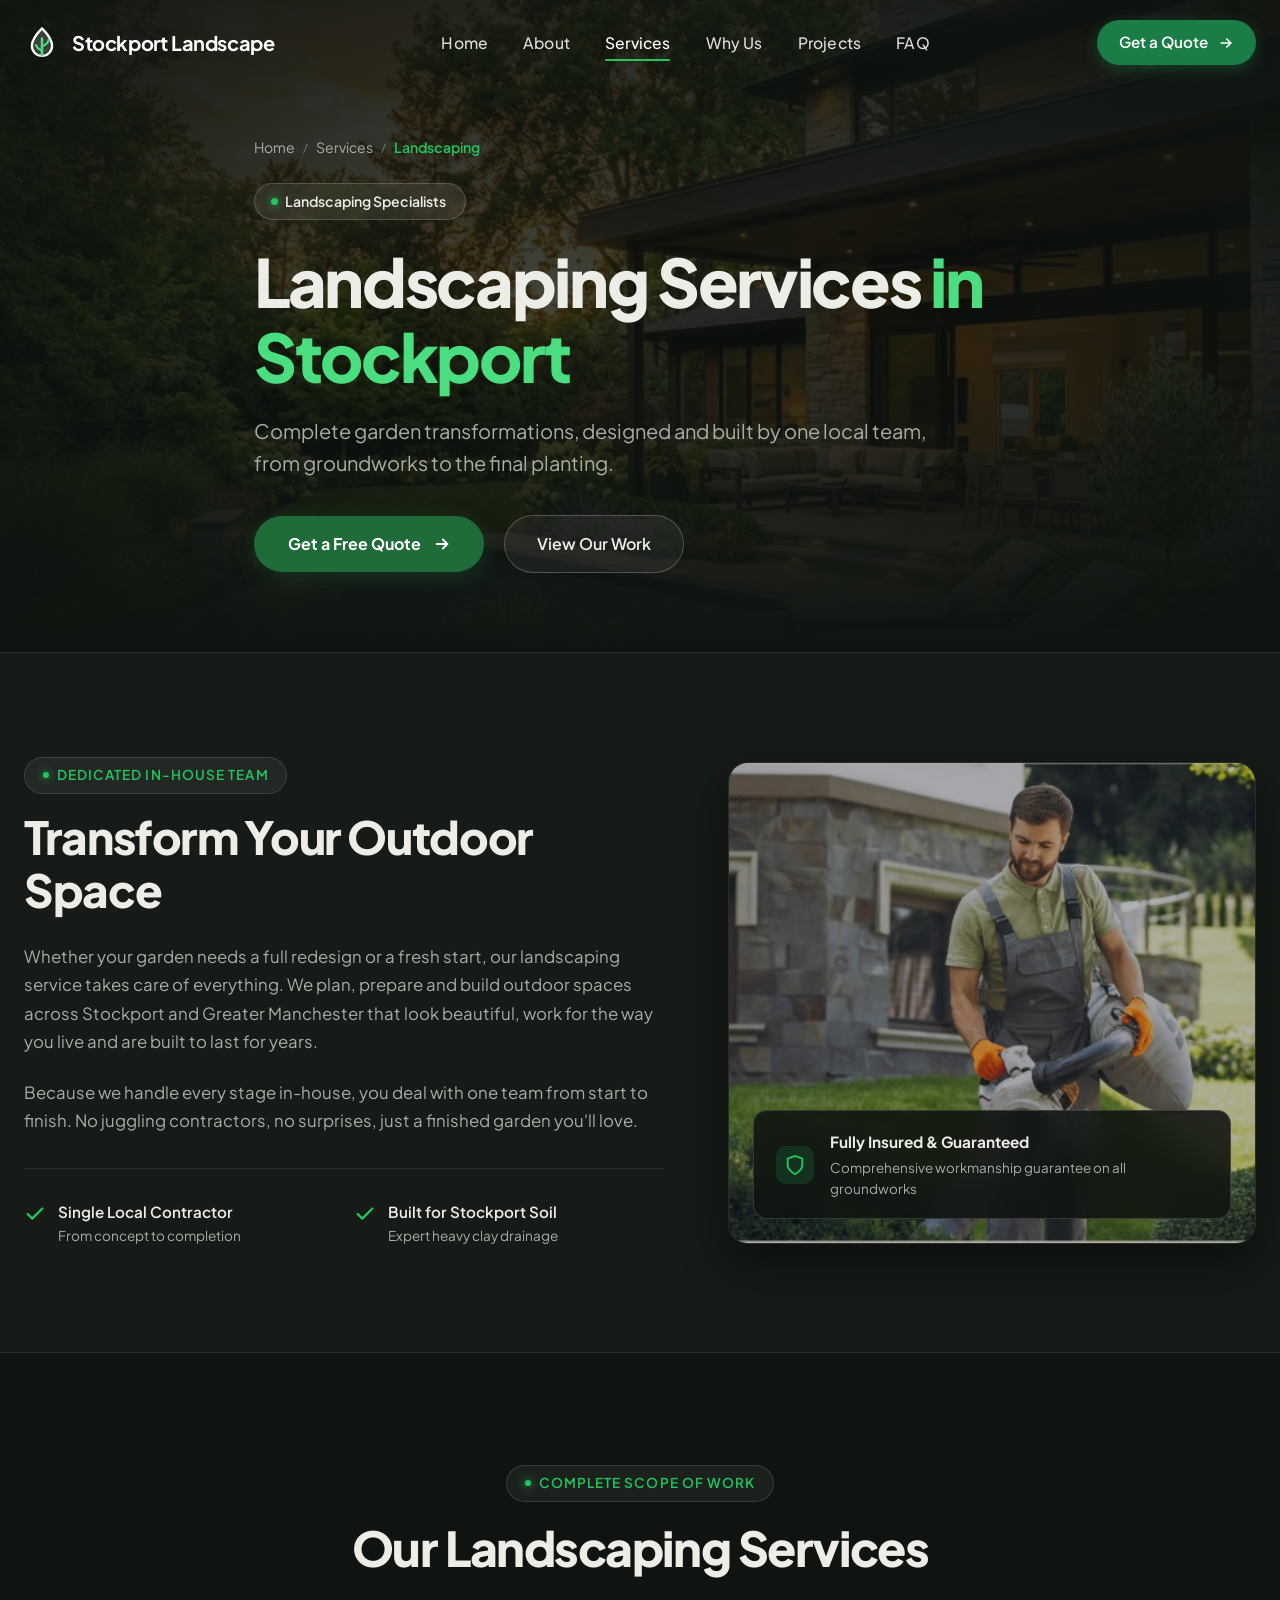
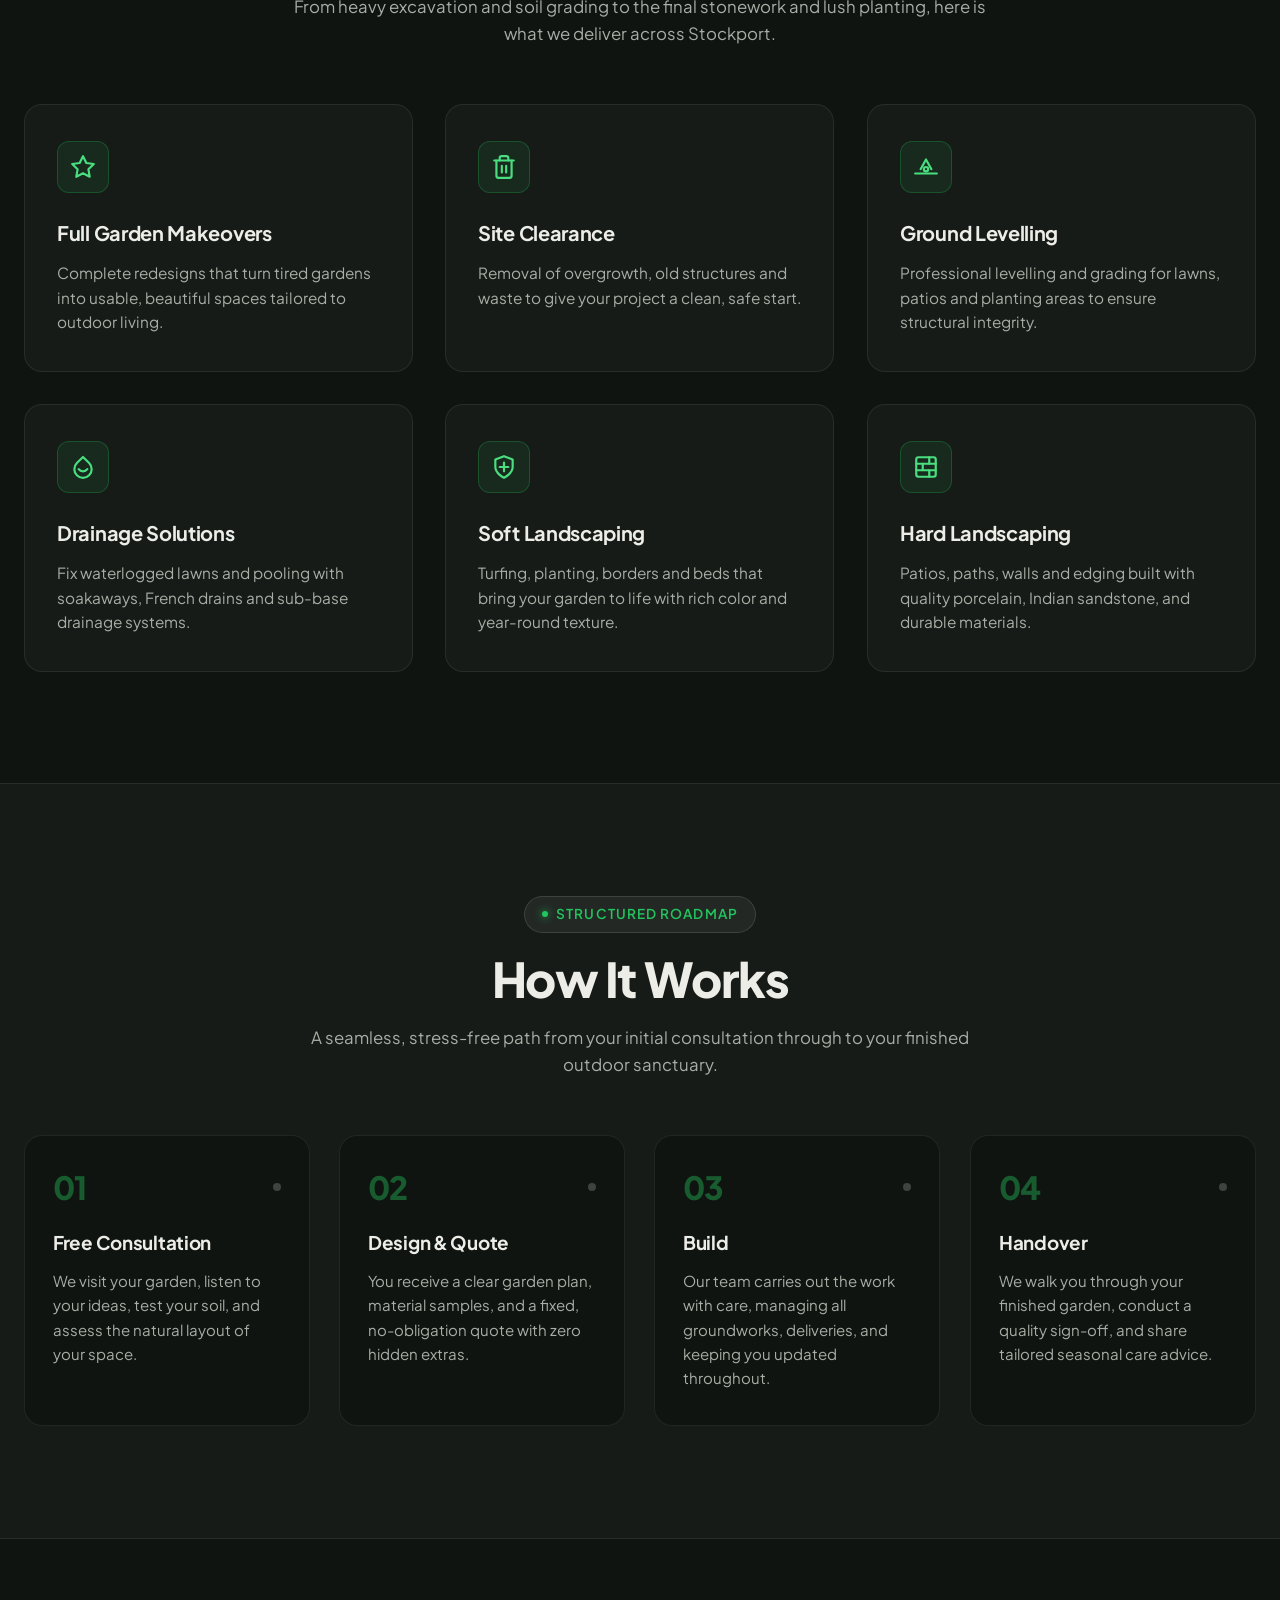
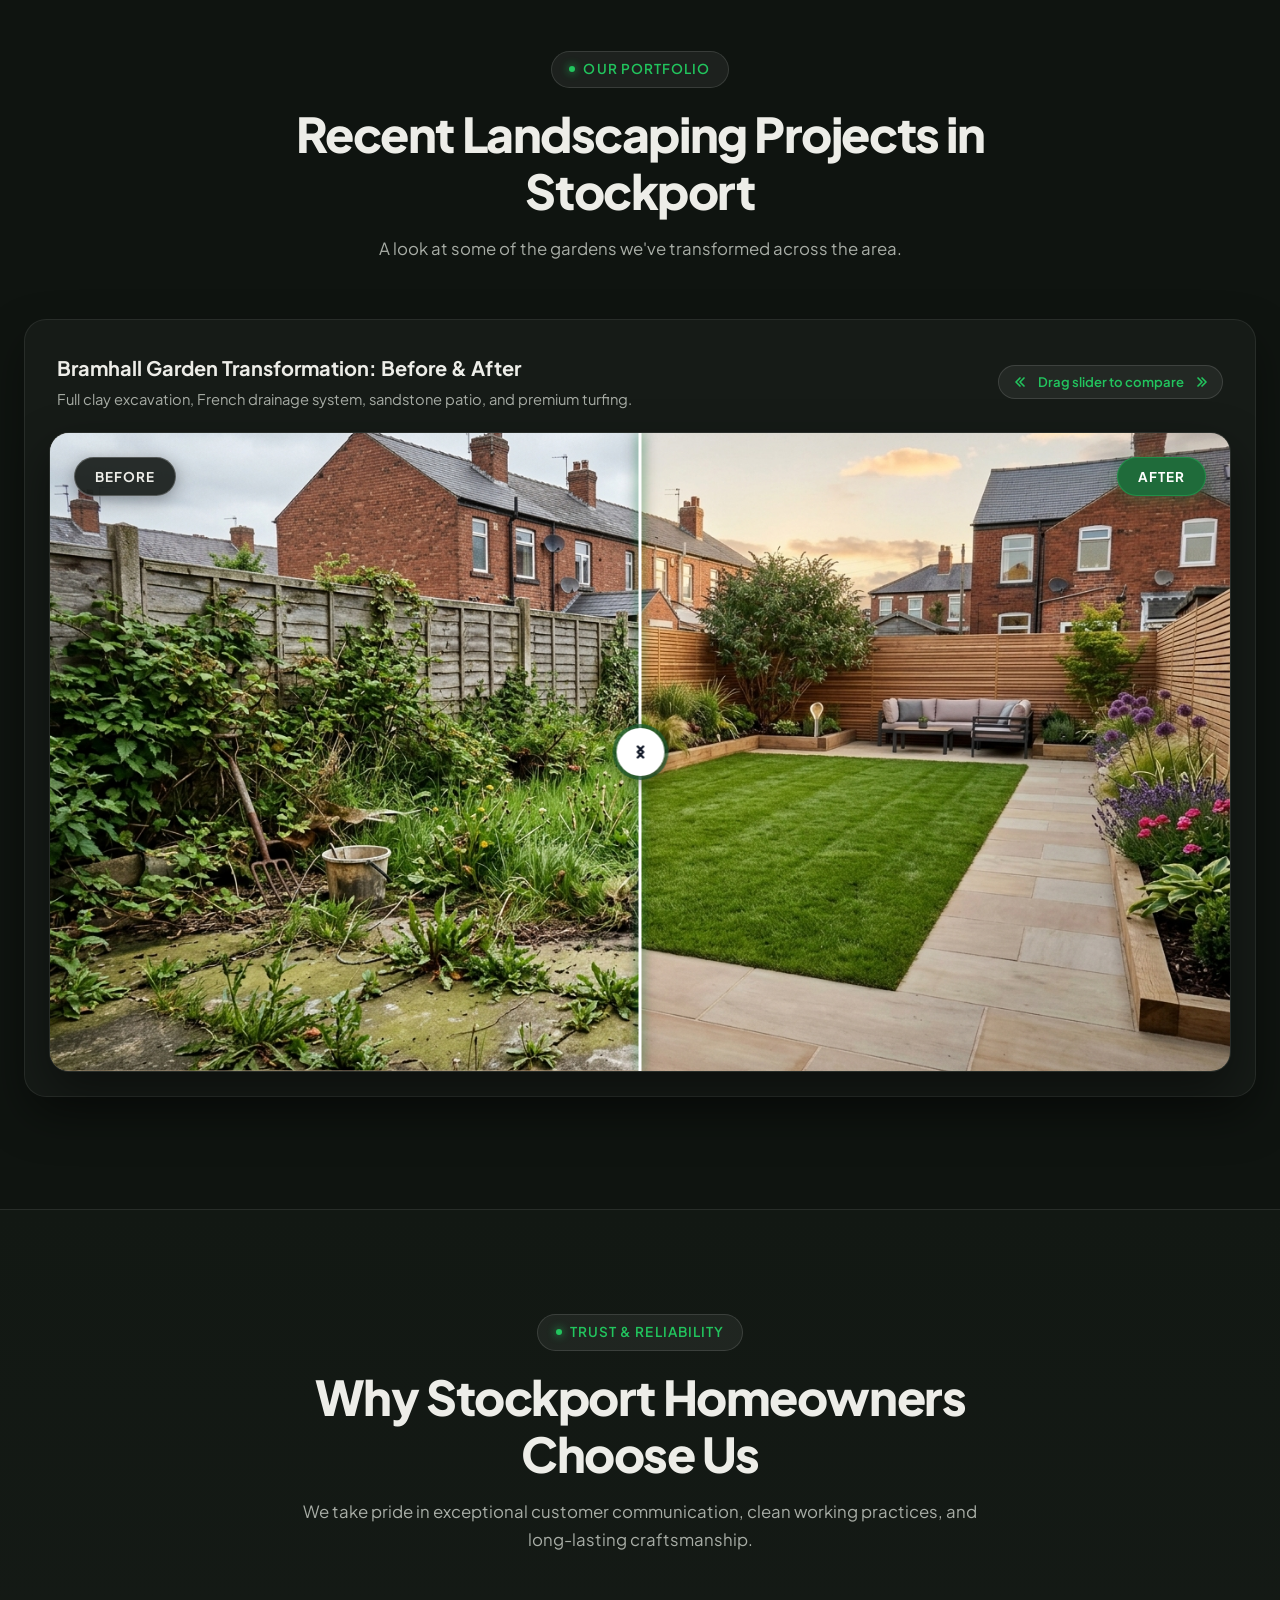
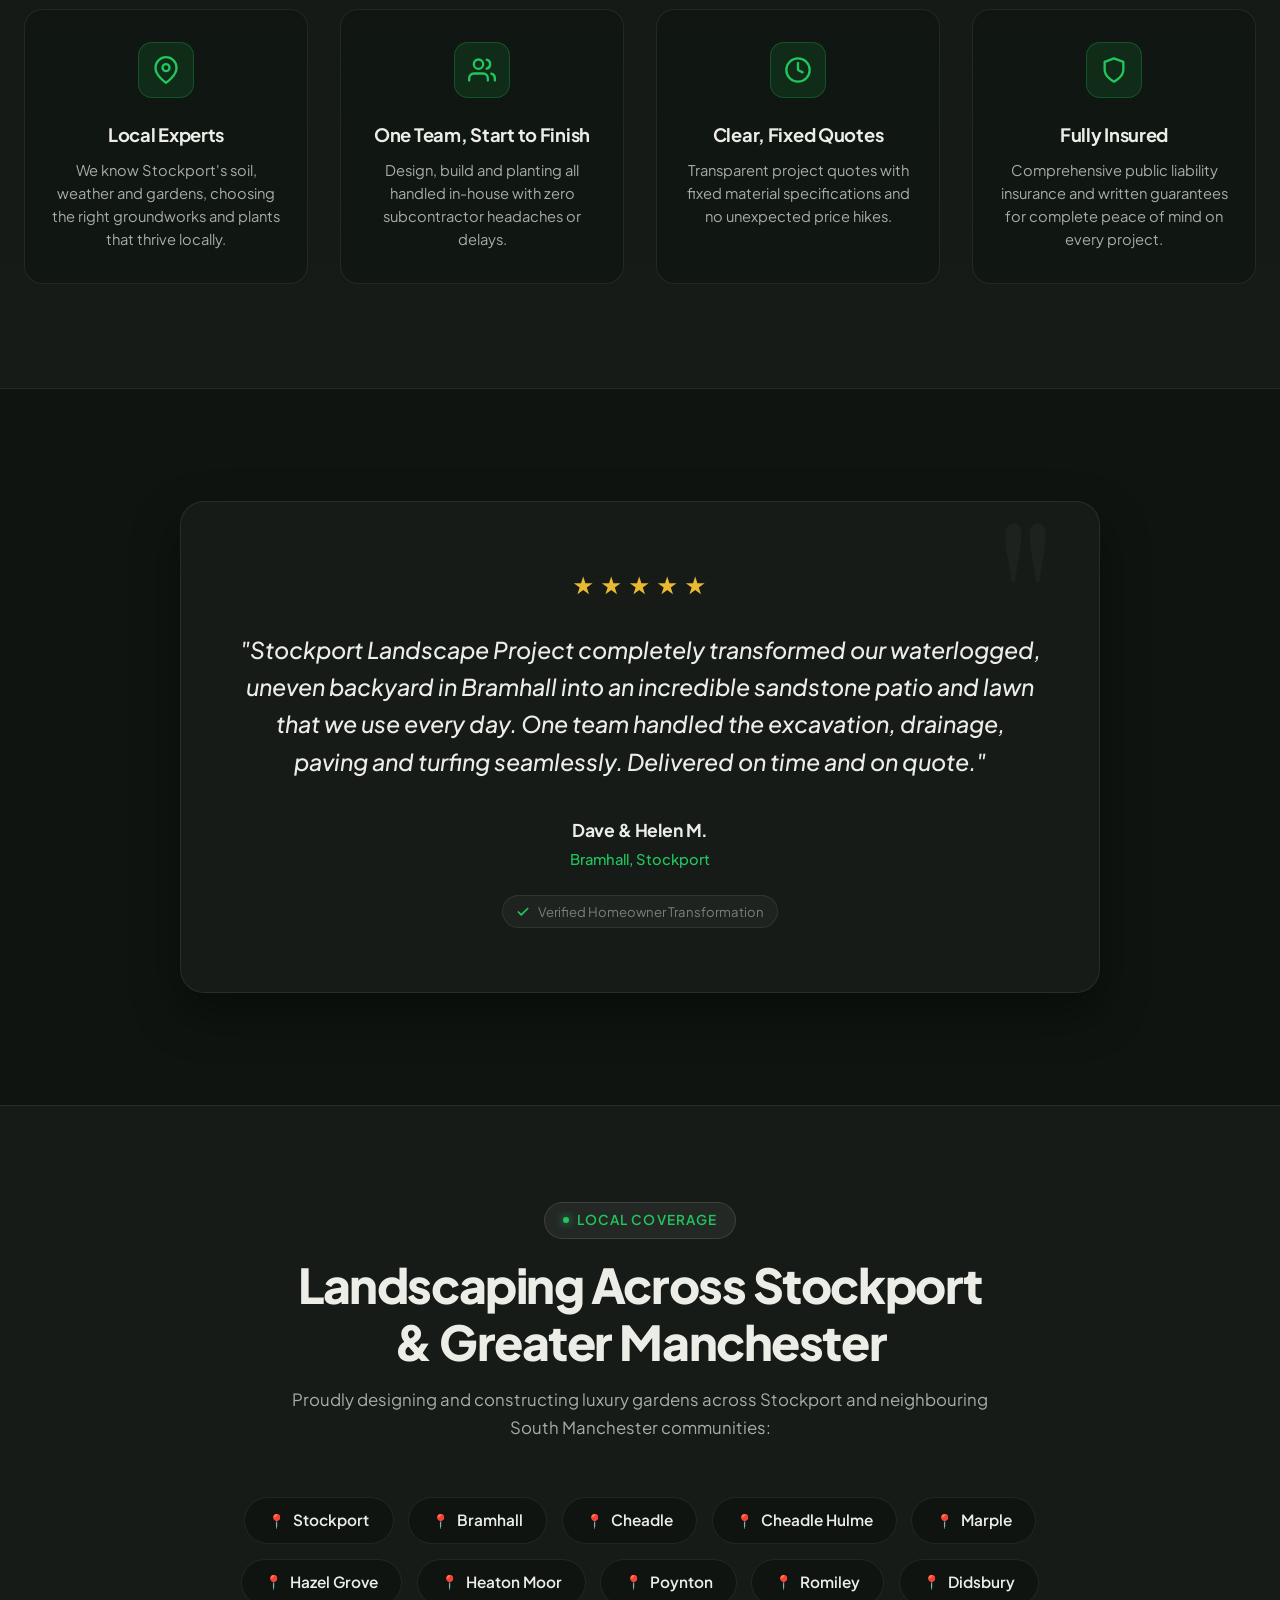
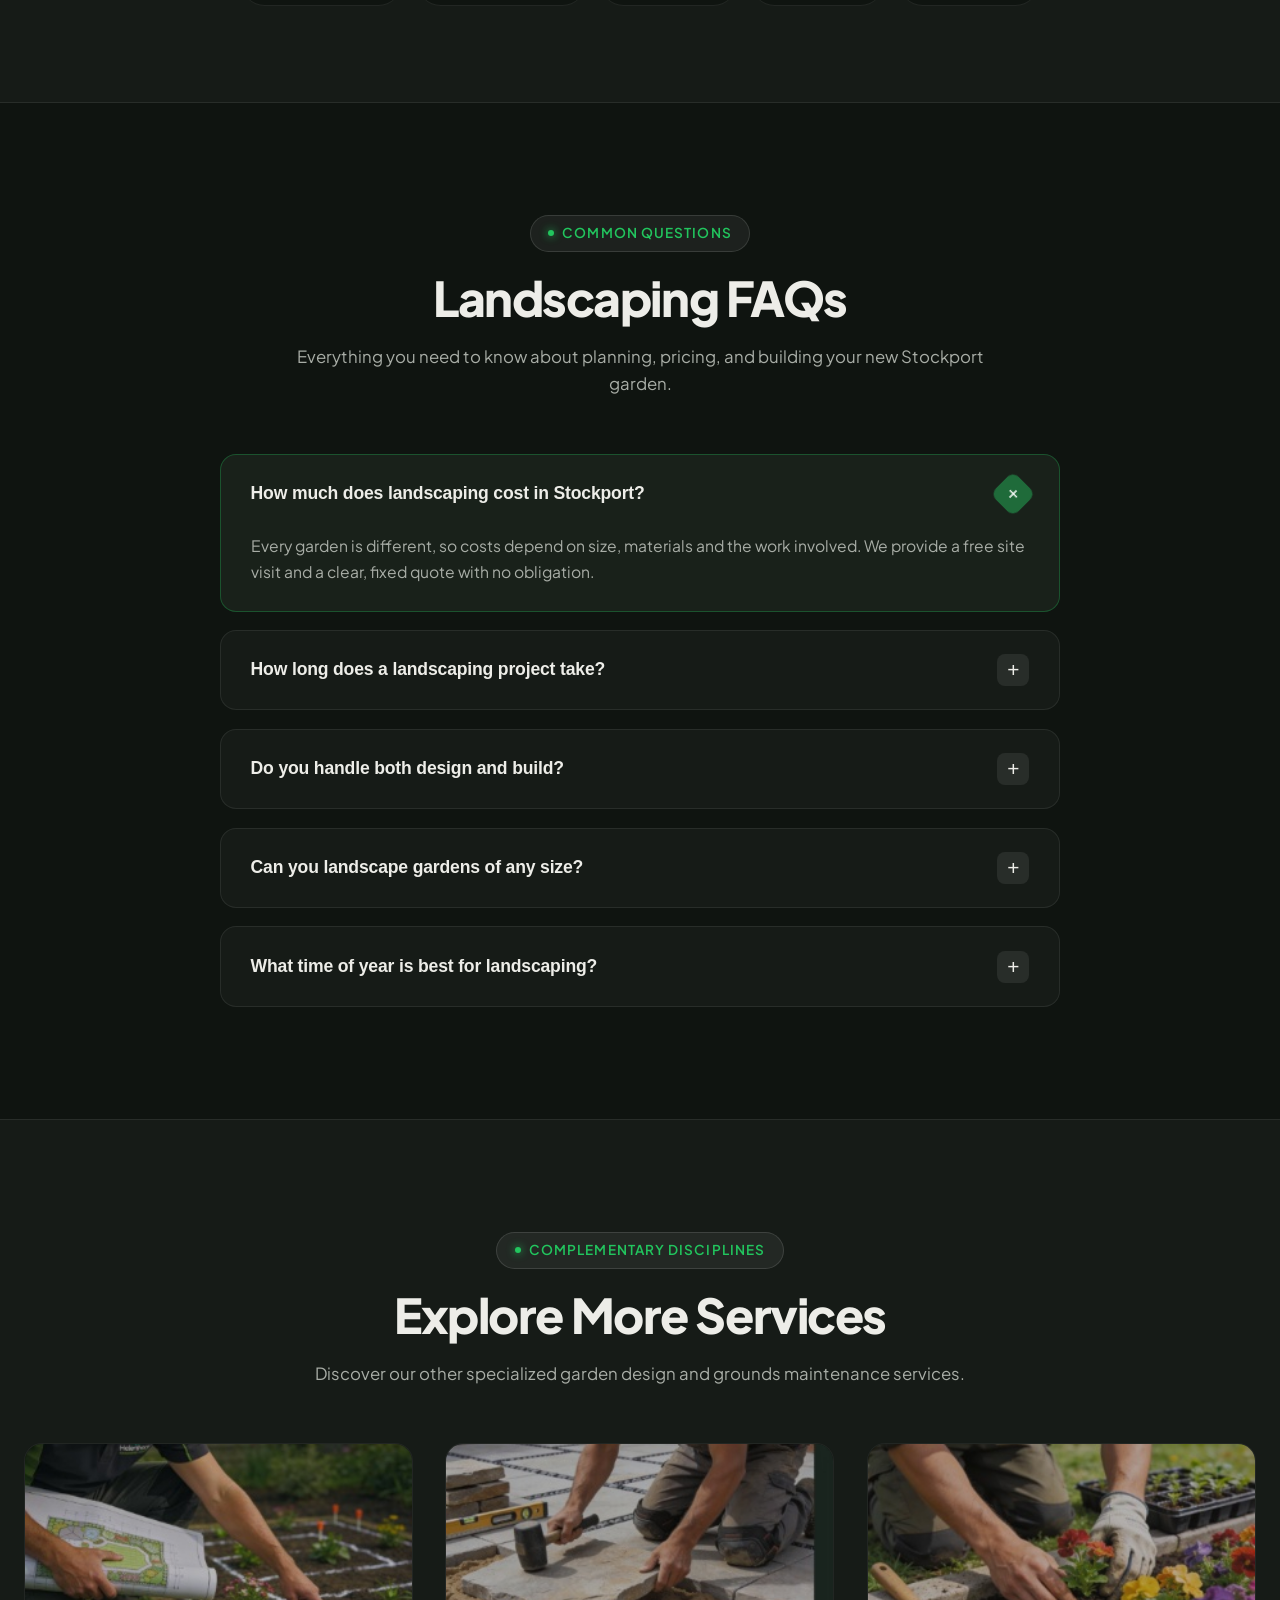
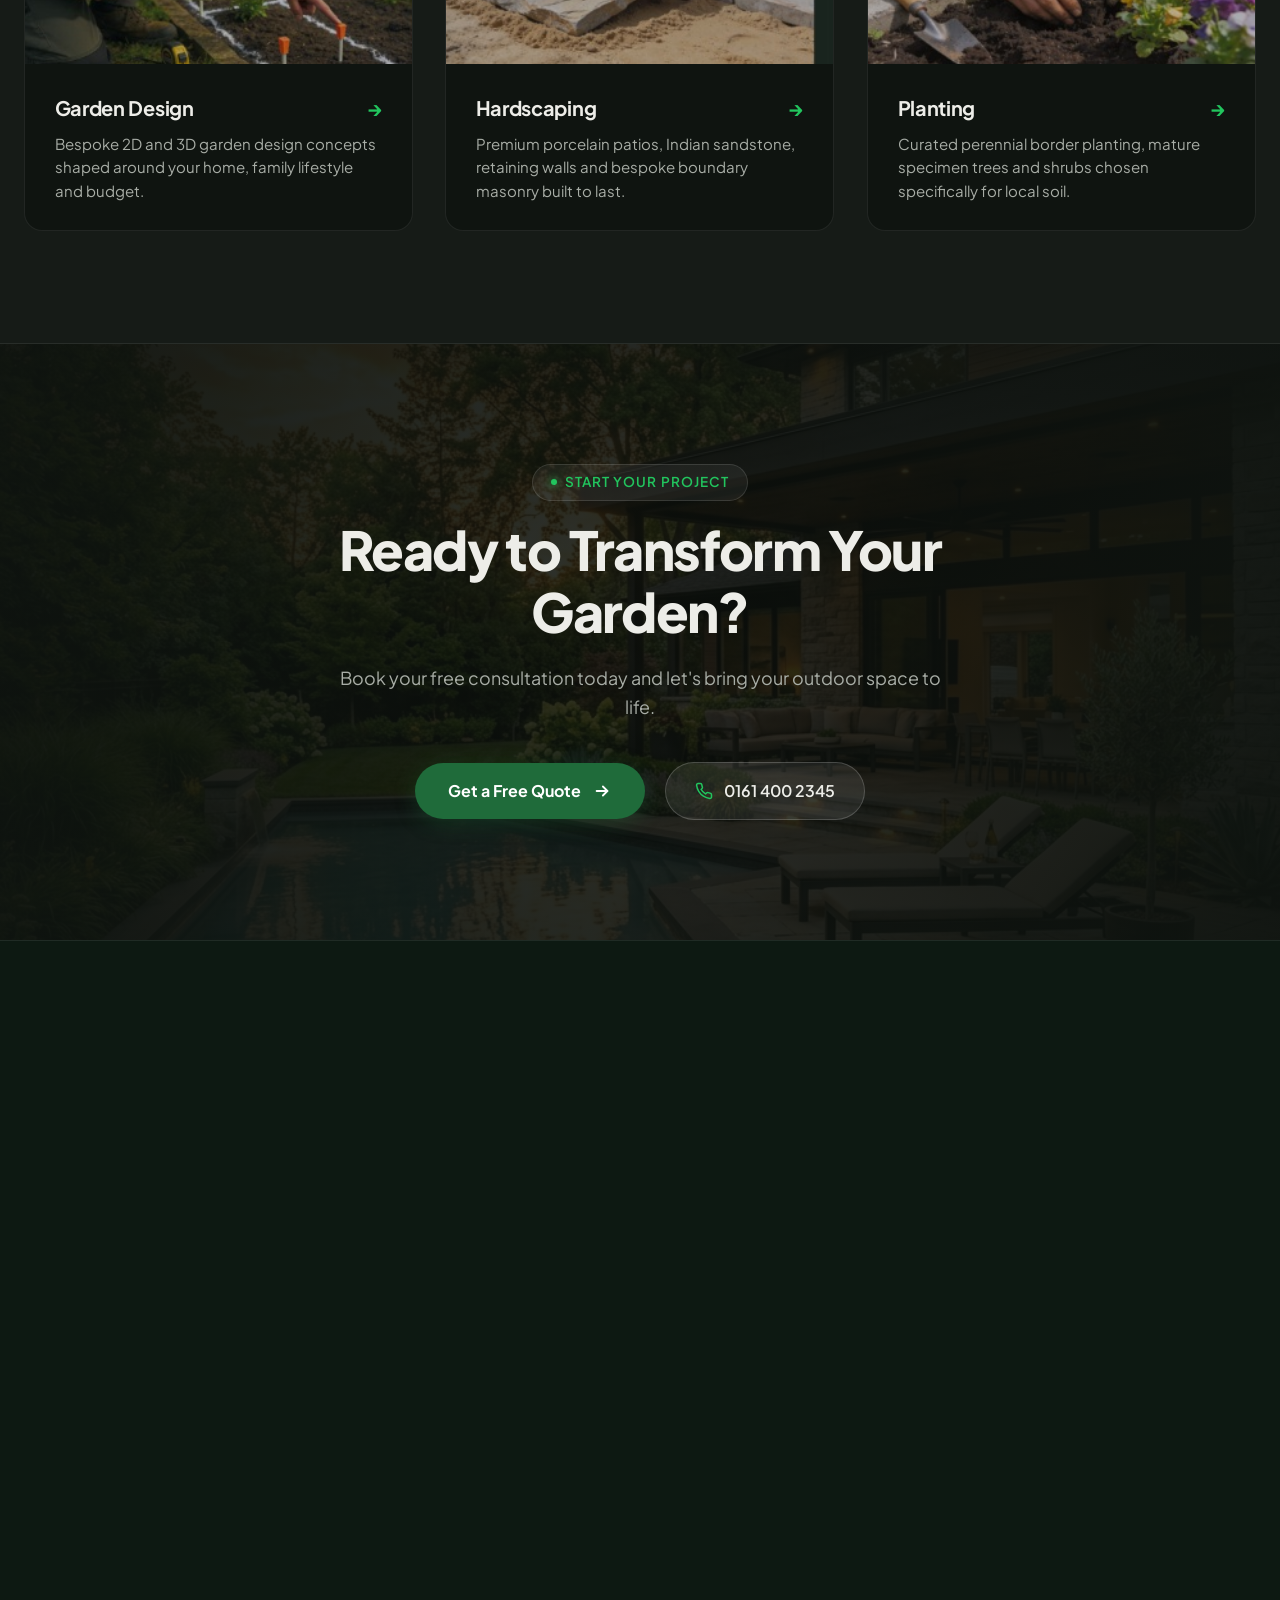
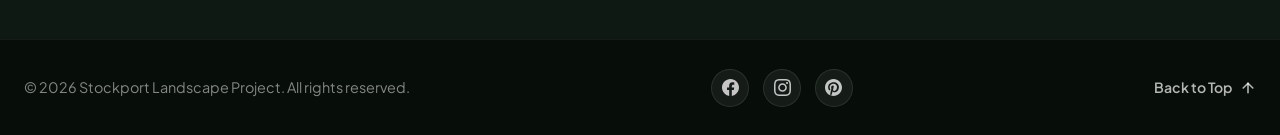
<file: services/landscaping/index.html>
<!DOCTYPE html>
<html lang="en">
<head>
    <meta charset="UTF-8">
    <meta name="viewport" content="width=device-width, initial-scale=1.0">
    <title>Landscaping Services in Stockport | Stockport Landscape Project</title>
    <meta name="description" content="Professional landscaping in Stockport and Greater Manchester. Full garden transformations, groundworks, drainage and design. Get your free quote today.">
    <link rel="canonical" href="https://stockportlandscape.co.uk/services/landscaping">

    <!-- Open Graph / Social Meta -->
    <meta property="og:type" content="website">
    <meta property="og:url" content="https://stockportlandscape.co.uk/services/landscaping">
    <meta property="og:title" content="Landscaping Services in Stockport | Stockport Landscape Project">
    <meta property="og:description" content="Professional landscaping in Stockport and Greater Manchester. Full garden transformations, groundworks, drainage and design.">
    <meta property="og:image" content="https://stockportlandscape.co.uk/assets/landscaping-after.jpg">

    <!-- Google Fonts -->
    <link rel="preconnect" href="https://fonts.googleapis.com">
    <link rel="preconnect" href="https://fonts.gstatic.com" crossorigin>
    <link href="https://fonts.googleapis.com/css2?family=Plus+Jakarta+Sans:wght@400;500;600;700;800&family=Playfair+Display:ital,wght@0,600;1,500;1,600&display=swap" rel="stylesheet">
    
    <!-- Stylesheets -->
    <link rel="stylesheet" href="../../style.css">
    <link rel="stylesheet" href="../../service-page.css">

    <!-- JSON-LD Structured Data: BreadcrumbList -->
    <script type="application/ld+json">
    {
      "@context": "https://schema.org",
      "@type": "BreadcrumbList",
      "itemListElement": [
        {
          "@type": "ListItem",
          "position": 1,
          "name": "Home",
          "item": "https://stockportlandscape.co.uk/"
        },
        {
          "@type": "ListItem",
          "position": 2,
          "name": "Services",
          "item": "https://stockportlandscape.co.uk/#services"
        },
        {
          "@type": "ListItem",
          "position": 3,
          "name": "Landscaping",
          "item": "https://stockportlandscape.co.uk/services/landscaping"
        }
      ]
    }
    </script>

    <!-- JSON-LD Structured Data: Service & LocalBusiness -->
    <script type="application/ld+json">
    {
      "@context": "https://schema.org",
      "@type": "Service",
      "name": "Landscaping Services in Stockport",
      "serviceType": "Full Garden Transformation & Landscaping",
      "description": "Professional garden landscaping in Stockport and Greater Manchester, including ground levelling, drainage, site clearance, turfing, and hardscaping.",
      "provider": {
        "@type": "HomeAndConstructionBusiness",
        "name": "Stockport Landscape Project",
        "telephone": "+441614002345",
        "email": "hello@stockportlandscape.co.uk",
        "url": "https://stockportlandscape.co.uk",
        "address": {
          "@type": "PostalAddress",
          "addressLocality": "Stockport",
          "addressRegion": "Greater Manchester",
          "addressCountry": "GB"
        },
        "aggregateRating": {
          "@type": "AggregateRating",
          "ratingValue": "4.9",
          "reviewCount": "120"
        }
      },
      "areaServed": [
        {"@type": "City", "name": "Stockport"},
        {"@type": "City", "name": "Bramhall"},
        {"@type": "City", "name": "Cheadle"},
        {"@type": "City", "name": "Cheadle Hulme"},
        {"@type": "City", "name": "Marple"},
        {"@type": "City", "name": "Hazel Grove"},
        {"@type": "City", "name": "Heaton Moor"},
        {"@type": "City", "name": "Poynton"},
        {"@type": "City", "name": "Romiley"},
        {"@type": "City", "name": "Didsbury"}
      ]
    }
    </script>

    <!-- JSON-LD Structured Data: FAQPage -->
    <script type="application/ld+json">
    {
      "@context": "https://schema.org",
      "@type": "FAQPage",
      "mainEntity": [
        {
          "@type": "Question",
          "name": "How much does landscaping cost in Stockport?",
          "acceptedAnswer": {
            "@type": "Answer",
            "text": "Every garden is different, so costs depend on size, materials and the work involved. We provide a free site visit and a clear, fixed quote with no obligation."
          }
        },
        {
          "@type": "Question",
          "name": "How long does a landscaping project take?",
          "acceptedAnswer": {
            "@type": "Answer",
            "text": "Smaller projects can take a few days, while full garden transformations usually take one to three weeks. We'll give you a timeline before work begins."
          }
        },
        {
          "@type": "Question",
          "name": "Do you handle both design and build?",
          "acceptedAnswer": {
            "@type": "Answer",
            "text": "Yes. We take care of everything from the initial design through to construction and planting."
          }
        },
        {
          "@type": "Question",
          "name": "Can you landscape gardens of any size?",
          "acceptedAnswer": {
            "@type": "Answer",
            "text": "Absolutely. We work on everything from small courtyard gardens to large family gardens."
          }
        },
        {
          "@type": "Question",
          "name": "What time of year is best for landscaping?",
          "acceptedAnswer": {
            "@type": "Answer",
            "text": "Most landscaping can be done year-round. Planting is ideal in spring and autumn, but we'll advise on the best timing for your project."
          }
        }
      ]
    }
    </script>
</head>
<body class="service-page">

    <!-- NAVIGATION HEADER (Reused from Main Site) -->
    <header class="site-header" id="siteHeader">
        <div class="container header-container">
            <!-- Brand Logo -->
            <a href="../../index.html" class="brand-logo" aria-label="Stockport Landscape Project Homepage">
                <span class="logo-icon">
                    <svg viewBox="0 0 32 32" fill="none" xmlns="http://www.w3.org/2000/svg">
                        <path d="M16 3C11.5 7.5 7 13 7 18.5C7 23.5 11 27.5 16 27.5C21 27.5 25 23.5 25 18.5C25 13 20.5 7.5 16 3Z" fill="rgba(255,255,255,0.18)" stroke="#ffffff" stroke-width="2" stroke-linecap="round" stroke-linejoin="round"/>
                        <path d="M16 27V12" stroke="#4ade80" stroke-width="2.2" stroke-linecap="round"/>
                        <path d="M16 19C19 18 21.5 15.5 22 13" stroke="#4ade80" stroke-width="2" stroke-linecap="round"/>
                        <path d="M16 23C13.5 22 11.5 20 10.5 18" stroke="#4ade80" stroke-width="2" stroke-linecap="round"/>
                    </svg>
                </span>
                <span class="logo-text">Stockport Landscape</span>
            </a>

            <!-- Navigation Links -->
            <nav class="nav-links" id="navLinks">
                <a href="../../index.html#home" class="nav-link">Home</a>
                <a href="../../index.html#about" class="nav-link">About</a>
                <a href="../../index.html#services" class="nav-link active">Services</a>
                <a href="../../index.html#why-us" class="nav-link">Why Us</a>
                <a href="../../index.html#stats" class="nav-link">Projects</a>
                <a href="../../index.html#faq" class="nav-link">FAQ</a>
            </nav>

            <!-- Header Action Button -->
            <div class="header-action">
                <a href="#contact" class="btn btn-nav-cta">
                    <span>Get a Quote</span>
                    <svg class="btn-arrow" viewBox="0 0 20 20" fill="none" stroke="currentColor" stroke-width="2" stroke-linecap="round" stroke-linejoin="round">
                        <line x1="4" y1="10" x2="16" y2="10"></line>
                        <polyline points="11 5 16 10 11 15"></polyline>
                    </svg>
                </a>
                <button class="mobile-menu-btn" id="mobileMenuBtn" aria-label="Toggle Menu">
                    <span></span>
                    <span></span>
                    <span></span>
                </button>
            </div>
        </div>
    </header>

    <main id="main-content">

        <!-- =========================================================
             1. HERO SECTION (~70vh, background image, dark overlay)
             ========================================================= -->
        <section class="service-hero" id="hero">
            <div class="service-hero-bg-wrapper">
                <img src="../../assets/landscaping-after.jpg" alt="Lush landscaped garden with stone patio and lawn in Stockport" class="service-hero-bg">
                <div class="service-hero-overlay"></div>
                <div class="service-hero-vignette"></div>
            </div>

            <div class="container service-hero-content">
                <!-- Breadcrumbs -->
                <nav class="service-breadcrumb" aria-label="Breadcrumb">
                    <ol class="service-breadcrumb-list">
                        <li><a href="../../index.html">Home</a></li>
                        <li class="separator">/</li>
                        <li><a href="../../index.html#services">Services</a></li>
                        <li class="separator">/</li>
                        <li aria-current="page">Landscaping</li>
                    </ol>
                </nav>

                <!-- Pill Badge -->
                <div class="service-hero-badge srv-fade-up">
                    <span class="badge-dot"></span>
                    <span>Landscaping Specialists</span>
                </div>

                <!-- Single H1 Title -->
                <h1 class="service-hero-title srv-fade-up">
                    Landscaping Services <span class="title-accent">in Stockport</span>
                </h1>

                <!-- Subtext -->
                <p class="service-hero-subtext srv-fade-up">
                    Complete garden transformations, designed and built by one local team, from groundworks to the final planting.
                </p>

                <!-- CTA Buttons -->
                <div class="service-hero-ctas srv-fade-up">
                    <a href="#contact" class="btn-srv-primary">
                        <span>Get a Free Quote</span>
                        <svg viewBox="0 0 20 20" fill="none" stroke="currentColor" stroke-width="2" stroke-linecap="round" stroke-linejoin="round">
                            <line x1="4" y1="10" x2="16" y2="10"></line>
                            <polyline points="11 5 16 10 11 15"></polyline>
                        </svg>
                    </a>
                    <a href="#gallery" class="btn-srv-outline">
                        <span>View Our Work</span>
                    </a>
                </div>
            </div>
        </section>


        <!-- =========================================================
             2. INTRO SECTION (Two Columns: Text Left, Image Right)
             ========================================================= -->
        <section class="service-intro-section" id="intro">
            <div class="container">
                <div class="service-intro-grid">
                    
                    <!-- Text Column (Left) -->
                    <div class="service-intro-text srv-fade-up">
                        <div class="srv-section-pill intro-pill">
                            <span class="pill-dot"></span>
                            <span>Dedicated In-House Team</span>
                        </div>
                        <h2 class="service-intro-title">
                            Transform Your Outdoor Space
                        </h2>
                        <p class="service-intro-p">
                            Whether your garden needs a full redesign or a fresh start, our landscaping service takes care of everything. We plan, prepare and build outdoor spaces across Stockport and Greater Manchester that look beautiful, work for the way you live and are built to last for years.
                        </p>
                        <p class="service-intro-p">
                            Because we handle every stage in-house, you deal with one team from start to finish. No juggling contractors, no surprises, just a finished garden you'll love.
                        </p>

                        <!-- Key Highlights -->
                        <div class="service-intro-highlights">
                            <div class="intro-highlight-item">
                                <svg class="intro-highlight-icon" viewBox="0 0 24 24" fill="none" stroke="currentColor" stroke-width="2.5" stroke-linecap="round" stroke-linejoin="round">
                                    <polyline points="20 6 9 17 4 12"></polyline>
                                </svg>
                                <div>
                                    <h3 class="intro-highlight-text">Single Local Contractor</h3>
                                    <span class="intro-highlight-sub">From concept to completion</span>
                                </div>
                            </div>
                            <div class="intro-highlight-item">
                                <svg class="intro-highlight-icon" viewBox="0 0 24 24" fill="none" stroke="currentColor" stroke-width="2.5" stroke-linecap="round" stroke-linejoin="round">
                                    <polyline points="20 6 9 17 4 12"></polyline>
                                </svg>
                                <div>
                                    <h3 class="intro-highlight-text">Built for Stockport Soil</h3>
                                    <span class="intro-highlight-sub">Expert heavy clay drainage</span>
                                </div>
                            </div>
                        </div>
                    </div>

                    <!-- Image Column (Right) -->
                    <div class="service-intro-media srv-fade-up">
                        <div class="service-intro-img-box">
                            <img src="../../assets/outdoor-worker.jpg" alt="Professional landscaper carrying out groundworks and turf preparation in Stockport" class="service-intro-img" loading="lazy">
                            <div class="service-intro-badge-overlay">
                                <div class="badge-overlay-icon">
                                    <svg viewBox="0 0 24 24" fill="none" stroke="currentColor" stroke-width="2" stroke-linecap="round" stroke-linejoin="round">
                                        <path d="M12 22s8-4 8-10V5l-8-3-8 3v7c0 6 8 10 8 10z"></path>
                                    </svg>
                                </div>
                                <div class="badge-overlay-text">
                                    <h4>Fully Insured &amp; Guaranteed</h4>
                                    <p>Comprehensive workmanship guarantee on all groundworks</p>
                                </div>
                            </div>
                        </div>
                    </div>

                </div>
            </div>
        </section>


        <!-- =========================================================
             3. WHAT'S INCLUDED (Grid of 6 Cards with Icons)
             ========================================================= -->
        <section class="service-included-section" id="included">
            <div class="container">
                
                <div class="srv-section-header srv-fade-up">
                    <div class="srv-section-pill">
                        <span class="pill-dot"></span>
                        <span>Complete Scope of Work</span>
                    </div>
                    <h2 class="srv-section-title">
                        Our Landscaping Services
                    </h2>
                    <p class="srv-section-subtext">
                        From heavy excavation and soil grading to the final stonework and lush planting, here is what we deliver across Stockport.
                    </p>
                </div>

                <div class="service-cards-grid">
                    
                    <!-- Card 1 -->
                    <div class="service-card-item srv-fade-up">
                        <div class="card-icon-wrap" aria-hidden="true">
                            <svg viewBox="0 0 24 24" fill="none" stroke="currentColor" stroke-width="2" stroke-linecap="round" stroke-linejoin="round">
                                <path d="M12 2l3.09 6.26L22 9.27l-5 4.87 1.18 6.88L12 17.77l-6.18 3.25L7 14.14 2 9.27l6.91-1.01L12 2z"></path>
                            </svg>
                        </div>
                        <h3 class="service-card-title">Full Garden Makeovers</h3>
                        <p class="service-card-desc">
                            Complete redesigns that turn tired gardens into usable, beautiful spaces tailored to outdoor living.
                        </p>
                    </div>

                    <!-- Card 2 -->
                    <div class="service-card-item srv-fade-up">
                        <div class="card-icon-wrap" aria-hidden="true">
                            <svg viewBox="0 0 24 24" fill="none" stroke="currentColor" stroke-width="2" stroke-linecap="round" stroke-linejoin="round">
                                <path d="M3 6h18"></path>
                                <path d="M19 6v14a2 2 0 0 1-2 2H7a2 2 0 0 1-2-2V6"></path>
                                <path d="M8 6V4a2 2 0 0 1 2-2h4a2 2 0 0 1 2 2v2"></path>
                                <line x1="10" y1="11" x2="10" y2="17"></line>
                                <line x1="14" y1="11" x2="14" y2="17"></line>
                            </svg>
                        </div>
                        <h3 class="service-card-title">Site Clearance</h3>
                        <p class="service-card-desc">
                            Removal of overgrowth, old structures and waste to give your project a clean, safe start.
                        </p>
                    </div>

                    <!-- Card 3 -->
                    <div class="service-card-item srv-fade-up">
                        <div class="card-icon-wrap" aria-hidden="true">
                            <svg viewBox="0 0 24 24" fill="none" stroke="currentColor" stroke-width="2" stroke-linecap="round" stroke-linejoin="round">
                                <line x1="2" y1="18" x2="22" y2="18"></line>
                                <path d="M7 14l5-9 5 9"></path>
                                <circle cx="12" cy="14" r="2"></circle>
                            </svg>
                        </div>
                        <h3 class="service-card-title">Ground Levelling</h3>
                        <p class="service-card-desc">
                            Professional levelling and grading for lawns, patios and planting areas to ensure structural integrity.
                        </p>
                    </div>

                    <!-- Card 4 -->
                    <div class="service-card-item srv-fade-up">
                        <div class="card-icon-wrap" aria-hidden="true">
                            <svg viewBox="0 0 24 24" fill="none" stroke="currentColor" stroke-width="2" stroke-linecap="round" stroke-linejoin="round">
                                <path d="M12 2.69l5.66 5.66a8 8 0 1 1-11.31 0z"></path>
                                <path d="M8 14s1.5 2 4 2 4-2 4-2"></path>
                            </svg>
                        </div>
                        <h3 class="service-card-title">Drainage Solutions</h3>
                        <p class="service-card-desc">
                            Fix waterlogged lawns and pooling with soakaways, French drains and sub-base drainage systems.
                        </p>
                    </div>

                    <!-- Card 5 -->
                    <div class="service-card-item srv-fade-up">
                        <div class="card-icon-wrap" aria-hidden="true">
                            <svg viewBox="0 0 24 24" fill="none" stroke="currentColor" stroke-width="2" stroke-linecap="round" stroke-linejoin="round">
                                <path d="M12 22s8-4 8-10V5l-8-3-8 3v7c0 6 8 10 8 10z"></path>
                                <path d="M12 8v8"></path>
                                <path d="M8 12h8"></path>
                            </svg>
                        </div>
                        <h3 class="service-card-title">Soft Landscaping</h3>
                        <p class="service-card-desc">
                            Turfing, planting, borders and beds that bring your garden to life with rich color and year-round texture.
                        </p>
                    </div>

                    <!-- Card 6 -->
                    <div class="service-card-item srv-fade-up">
                        <div class="card-icon-wrap" aria-hidden="true">
                            <svg viewBox="0 0 24 24" fill="none" stroke="currentColor" stroke-width="2" stroke-linecap="round" stroke-linejoin="round">
                                <rect x="3" y="3" width="18" height="18" rx="2" ry="2"></rect>
                                <line x1="3" y1="9" x2="21" y2="9"></line>
                                <line x1="3" y1="15" x2="21" y2="15"></line>
                                <line x1="9" y1="9" x2="9" y2="15"></line>
                                <line x1="15" y1="3" x2="15" y2="9"></line>
                                <line x1="15" y1="15" x2="15" y2="21"></line>
                            </svg>
                        </div>
                        <h3 class="service-card-title">Hard Landscaping</h3>
                        <p class="service-card-desc">
                            Patios, paths, walls and edging built with quality porcelain, Indian sandstone, and durable materials.
                        </p>
                    </div>

                </div>

            </div>
        </section>


        <!-- =========================================================
             4. OUR PROCESS (4 Numbered Horizontal Steps)
             ========================================================= -->
        <section class="service-process-section" id="process">
            <div class="container">
                
                <div class="srv-section-header srv-fade-up">
                    <div class="srv-section-pill">
                        <span class="pill-dot"></span>
                        <span>Structured Roadmap</span>
                    </div>
                    <h2 class="srv-section-title">
                        How It Works
                    </h2>
                    <p class="srv-section-subtext">
                        A seamless, stress-free path from your initial consultation through to your finished outdoor sanctuary.
                    </p>
                </div>

                <div class="process-steps-grid">
                    
                    <!-- Step 1 -->
                    <div class="process-step-card srv-fade-up">
                        <div class="step-number-wrap">
                            <span class="step-number">01</span>
                            <span class="step-indicator-dot"></span>
                        </div>
                        <h3 class="step-title">Free Consultation</h3>
                        <p class="step-desc">
                            We visit your garden, listen to your ideas, test your soil, and assess the natural layout of your space.
                        </p>
                    </div>

                    <!-- Step 2 -->
                    <div class="process-step-card srv-fade-up">
                        <div class="step-number-wrap">
                            <span class="step-number">02</span>
                            <span class="step-indicator-dot"></span>
                        </div>
                        <h3 class="step-title">Design &amp; Quote</h3>
                        <p class="step-desc">
                            You receive a clear garden plan, material samples, and a fixed, no-obligation quote with zero hidden extras.
                        </p>
                    </div>

                    <!-- Step 3 -->
                    <div class="process-step-card srv-fade-up">
                        <div class="step-number-wrap">
                            <span class="step-number">03</span>
                            <span class="step-indicator-dot"></span>
                        </div>
                        <h3 class="step-title">Build</h3>
                        <p class="step-desc">
                            Our team carries out the work with care, managing all groundworks, deliveries, and keeping you updated throughout.
                        </p>
                    </div>

                    <!-- Step 4 -->
                    <div class="process-step-card srv-fade-up">
                        <div class="step-number-wrap">
                            <span class="step-number">04</span>
                            <span class="step-indicator-dot"></span>
                        </div>
                        <h3 class="step-title">Handover</h3>
                        <p class="step-desc">
                            We walk you through your finished garden, conduct a quality sign-off, and share tailored seasonal care advice.
                        </p>
                    </div>

                </div>

            </div>
        </section>


        <!-- =========================================================
             5. PROJECT GALLERY (Before/After Slider + 3-Image Grid)
             ========================================================= -->
        <section class="service-gallery-section" id="gallery">
            <div class="container">
                
                <div class="srv-section-header srv-fade-up">
                    <div class="srv-section-pill">
                        <span class="pill-dot"></span>
                        <span>Our Portfolio</span>
                    </div>
                    <h2 class="srv-section-title">
                        Recent Landscaping Projects in Stockport
                    </h2>
                    <p class="srv-section-subtext">
                        A look at some of the gardens we've transformed across the area.
                    </p>
                </div>

                <!-- Part A: Interactive Before / After Slider -->
                <div class="before-after-wrapper srv-fade-up">
                    <div class="before-after-header">
                        <div class="before-after-info">
                            <h3>Bramhall Garden Transformation: Before &amp; After</h3>
                            <p>Full clay excavation, French drainage system, sandstone patio, and premium turfing.</p>
                        </div>
                        <div class="before-after-hint">
                            <svg width="16" height="16" viewBox="0 0 24 24" fill="none" stroke="currentColor" stroke-width="2.5" stroke-linecap="round" stroke-linejoin="round"><polyline points="15 18 9 12 15 6"></polyline><polyline points="9 18 3 12 9 6"></polyline></svg>
                            <span>Drag slider to compare</span>
                            <svg width="16" height="16" viewBox="0 0 24 24" fill="none" stroke="currentColor" stroke-width="2.5" stroke-linecap="round" stroke-linejoin="round"><polyline points="9 18 15 12 9 6"></polyline><polyline points="15 18 21 12 15 6"></polyline></svg>
                        </div>
                    </div>

                    <div class="ba-slider-container" id="landscapingBaSlider" style="--slider-pos: 50%;" aria-label="Interactive before and after comparison of Stockport garden transformation">
                        <!-- Background / Right Layer: AFTER (Fully Landscaped Garden) -->
                        <div class="ba-image ba-after-layer">
                            <img src="../../assets/landscaped-garden-after.jpg" alt="Fully landscaped luxury garden in Stockport with sandstone patio and emerald lawn" loading="lazy">
                        </div>

                        <!-- Foreground / Left Layer: BEFORE (Crappy / Unlandscaped Garden) -->
                        <div class="ba-image ba-before-layer">
                            <img src="../../assets/crappy-garden-before.jpg" alt="Neglected, unlandscaped garden with patchy lawn and weeds in Stockport before transformation" loading="lazy">
                        </div>

                        <!-- Pinned Labels (always visible, never cut off) -->
                        <div class="ba-floating-labels" aria-hidden="true">
                            <span class="ba-label ba-label-left">Before</span>
                            <span class="ba-label ba-label-right">After</span>
                        </div>

                        <!-- Draggable Divider Line & Handle -->
                        <div class="ba-divider-line" aria-hidden="true">
                            <div class="ba-handle">
                                <svg viewBox="0 0 24 24" fill="none" stroke="currentColor" stroke-width="2.5" stroke-linecap="round" stroke-linejoin="round">
                                    <polyline points="15 18 9 12 15 6"></polyline>
                                    <polyline points="9 18 15 12 9 6"></polyline>
                                </svg>
                            </div>
                        </div>

                        <!-- Accessible Range Input -->
                        <input type="range" min="0" max="100" value="50" class="ba-range" aria-label="Slide left or right to compare before and after garden transformation">
                    </div>
                </div>

            </div>
        </section>


        <!-- =========================================================
             6. WHY CHOOSE US (4 Icon Points on a Dark Band)
             ========================================================= -->
        <section class="service-why-section" id="why-us">
            <div class="container">
                
                <div class="srv-section-header srv-fade-up">
                    <div class="srv-section-pill">
                        <span class="pill-dot"></span>
                        <span>Trust &amp; Reliability</span>
                    </div>
                    <h2 class="srv-section-title">
                        Why Stockport Homeowners Choose Us
                    </h2>
                    <p class="srv-section-subtext">
                        We take pride in exceptional customer communication, clean working practices, and long-lasting craftsmanship.
                    </p>
                </div>

                <div class="why-points-grid">
                    
                    <!-- Point 1 -->
                    <div class="why-point-card srv-fade-up">
                        <div class="why-point-icon" aria-hidden="true">
                            <svg viewBox="0 0 24 24" fill="none" stroke="currentColor" stroke-width="2" stroke-linecap="round" stroke-linejoin="round">
                                <path d="M21 10c0 7-9 13-9 13s-9-6-9-13a9 9 0 0 1 18 0z"></path>
                                <circle cx="12" cy="10" r="3"></circle>
                            </svg>
                        </div>
                        <h3 class="why-point-title">Local Experts</h3>
                        <p class="why-point-desc">
                            We know Stockport's soil, weather and gardens, choosing the right groundworks and plants that thrive locally.
                        </p>
                    </div>

                    <!-- Point 2 -->
                    <div class="why-point-card srv-fade-up">
                        <div class="why-point-icon" aria-hidden="true">
                            <svg viewBox="0 0 24 24" fill="none" stroke="currentColor" stroke-width="2" stroke-linecap="round" stroke-linejoin="round">
                                <path d="M17 21v-2a4 4 0 0 0-4-4H5a4 4 0 0 0-4 4v2"></path>
                                <circle cx="9" cy="7" r="4"></circle>
                                <path d="M23 21v-2a4 4 0 0 0-3-3.87"></path>
                                <path d="M16 3.13a4 4 0 0 1 0 7.75"></path>
                            </svg>
                        </div>
                        <h3 class="why-point-title">One Team, Start to Finish</h3>
                        <p class="why-point-desc">
                            Design, build and planting all handled in-house with zero subcontractor headaches or delays.
                        </p>
                    </div>

                    <!-- Point 3 -->
                    <div class="why-point-card srv-fade-up">
                        <div class="why-point-icon" aria-hidden="true">
                            <svg viewBox="0 0 24 24" fill="none" stroke="currentColor" stroke-width="2" stroke-linecap="round" stroke-linejoin="round">
                                <circle cx="12" cy="12" r="10"></circle>
                                <path d="M12 6v6l4 2"></path>
                            </svg>
                        </div>
                        <h3 class="why-point-title">Clear, Fixed Quotes</h3>
                        <p class="why-point-desc">
                            Transparent project quotes with fixed material specifications and no unexpected price hikes.
                        </p>
                    </div>

                    <!-- Point 4 -->
                    <div class="why-point-card srv-fade-up">
                        <div class="why-point-icon" aria-hidden="true">
                            <svg viewBox="0 0 24 24" fill="none" stroke="currentColor" stroke-width="2" stroke-linecap="round" stroke-linejoin="round">
                                <path d="M12 22s8-4 8-10V5l-8-3-8 3v7c0 6 8 10 8 10z"></path>
                            </svg>
                        </div>
                        <h3 class="why-point-title">Fully Insured</h3>
                        <p class="why-point-desc">
                            Comprehensive public liability insurance and written guarantees for complete peace of mind on every project.
                        </p>
                    </div>

                </div>

            </div>
        </section>


        <!-- =========================================================
             7. TESTIMONIAL (Single Large Quote Card, Gold Stars)
             ========================================================= -->
        <section class="service-testimonial-section" id="testimonial">
            <div class="container">
                <div class="testimonial-card-single srv-fade-up">
                    
                    <!-- 5 Gold Stars -->
                    <div class="testimonial-stars" aria-label="5 out of 5 stars">
                        <span>★</span><span>★</span><span>★</span><span>★</span><span>★</span>
                    </div>

                    <!-- Quote Body -->
                    <blockquote class="testimonial-quote-text">
                        "Stockport Landscape Project completely transformed our waterlogged, uneven backyard in Bramhall into an incredible sandstone patio and lawn that we use every day. One team handled the excavation, drainage, paving and turfing seamlessly. Delivered on time and on quote."
                    </blockquote>

                    <!-- Author Details -->
                    <div class="testimonial-author-wrap">
                        <span class="testimonial-author-name">Dave &amp; Helen M.</span>
                        <span class="testimonial-author-meta">Bramhall, Stockport</span>
                        <span class="testimonial-verified-badge">
                            <svg width="14" height="14" viewBox="0 0 24 24" fill="none" stroke="#22c55e" stroke-width="3" stroke-linecap="round" stroke-linejoin="round"><polyline points="20 6 9 17 4 12"></polyline></svg>
                            Verified Homeowner Transformation
                        </span>
                    </div>

                </div>
            </div>
        </section>


        <!-- =========================================================
             8. AREAS WE COVER (Pill Tags)
             ========================================================= -->
        <section class="service-areas-section" id="areas">
            <div class="container">
                
                <div class="srv-section-header srv-fade-up">
                    <div class="srv-section-pill">
                        <span class="pill-dot"></span>
                        <span>Local Coverage</span>
                    </div>
                    <h2 class="srv-section-title">
                        Landscaping Across Stockport &amp; Greater Manchester
                    </h2>
                    <p class="srv-section-subtext">
                        Proudly designing and constructing luxury gardens across Stockport and neighbouring South Manchester communities:
                    </p>
                </div>

                <div class="areas-pills-wrap srv-fade-up">
                    <span class="area-pill-tag"><span class="pill-pin">📍</span>Stockport</span>
                    <span class="area-pill-tag"><span class="pill-pin">📍</span>Bramhall</span>
                    <span class="area-pill-tag"><span class="pill-pin">📍</span>Cheadle</span>
                    <span class="area-pill-tag"><span class="pill-pin">📍</span>Cheadle Hulme</span>
                    <span class="area-pill-tag"><span class="pill-pin">📍</span>Marple</span>
                    <span class="area-pill-tag"><span class="pill-pin">📍</span>Hazel Grove</span>
                    <span class="area-pill-tag"><span class="pill-pin">📍</span>Heaton Moor</span>
                    <span class="area-pill-tag"><span class="pill-pin">📍</span>Poynton</span>
                    <span class="area-pill-tag"><span class="pill-pin">📍</span>Romiley</span>
                    <span class="area-pill-tag"><span class="pill-pin">📍</span>Didsbury</span>
                </div>

            </div>
        </section>


        <!-- =========================================================
             9. FAQ (Accordion; also output as FAQPage schema)
             ========================================================= -->
        <section class="service-faq-section" id="faq">
            <div class="container">
                
                <div class="srv-section-header srv-fade-up">
                    <div class="srv-section-pill">
                        <span class="pill-dot"></span>
                        <span>Common Questions</span>
                    </div>
                    <h2 class="srv-section-title">
                        Landscaping FAQs
                    </h2>
                    <p class="srv-section-subtext">
                        Everything you need to know about planning, pricing, and building your new Stockport garden.
                    </p>
                </div>

                <div class="service-faq-accordion srv-fade-up">
                    
                    <!-- Question 1 (Active by default) -->
                    <div class="srv-faq-item active">
                        <button class="srv-faq-btn" aria-expanded="true">
                            <span class="srv-faq-question">How much does landscaping cost in Stockport?</span>
                            <span class="srv-faq-indicator" aria-hidden="true">+</span>
                        </button>
                        <div class="srv-faq-panel">
                            <div class="srv-faq-inner">
                                <p>Every garden is different, so costs depend on size, materials and the work involved. We provide a free site visit and a clear, fixed quote with no obligation.</p>
                            </div>
                        </div>
                    </div>

                    <!-- Question 2 -->
                    <div class="srv-faq-item">
                        <button class="srv-faq-btn" aria-expanded="false">
                            <span class="srv-faq-question">How long does a landscaping project take?</span>
                            <span class="srv-faq-indicator" aria-hidden="true">+</span>
                        </button>
                        <div class="srv-faq-panel">
                            <div class="srv-faq-inner">
                                <p>Smaller projects can take a few days, while full garden transformations usually take one to three weeks. We'll give you a timeline before work begins.</p>
                            </div>
                        </div>
                    </div>

                    <!-- Question 3 -->
                    <div class="srv-faq-item">
                        <button class="srv-faq-btn" aria-expanded="false">
                            <span class="srv-faq-question">Do you handle both design and build?</span>
                            <span class="srv-faq-indicator" aria-hidden="true">+</span>
                        </button>
                        <div class="srv-faq-panel">
                            <div class="srv-faq-inner">
                                <p>Yes. We take care of everything from the initial design through to construction and planting.</p>
                            </div>
                        </div>
                    </div>

                    <!-- Question 4 -->
                    <div class="srv-faq-item">
                        <button class="srv-faq-btn" aria-expanded="false">
                            <span class="srv-faq-question">Can you landscape gardens of any size?</span>
                            <span class="srv-faq-indicator" aria-hidden="true">+</span>
                        </button>
                        <div class="srv-faq-panel">
                            <div class="srv-faq-inner">
                                <p>Absolutely. We work on everything from small courtyard gardens to large family gardens.</p>
                            </div>
                        </div>
                    </div>

                    <!-- Question 5 -->
                    <div class="srv-faq-item">
                        <button class="srv-faq-btn" aria-expanded="false">
                            <span class="srv-faq-question">What time of year is best for landscaping?</span>
                            <span class="srv-faq-indicator" aria-hidden="true">+</span>
                        </button>
                        <div class="srv-faq-panel">
                            <div class="srv-faq-inner">
                                <p>Most landscaping can be done year-round. Planting is ideal in spring and autumn, but we'll advise on the best timing for your project.</p>
                            </div>
                        </div>
                    </div>

                </div>

            </div>
        </section>


        <!-- =========================================================
             10. RELATED SERVICES (3 Cards Linking to Other Pages)
             ========================================================= -->
        <section class="service-related-section" id="related">
            <div class="container">
                
                <div class="srv-section-header srv-fade-up">
                    <div class="srv-section-pill">
                        <span class="pill-dot"></span>
                        <span>Complementary Disciplines</span>
                    </div>
                    <h2 class="srv-section-title">
                        Explore More Services
                    </h2>
                    <p class="srv-section-subtext">
                        Discover our other specialized garden design and grounds maintenance services.
                    </p>
                </div>

                <div class="related-services-grid">
                    
                    <!-- Card 1: Garden Design -->
                    <a href="/services/garden-design" class="related-service-card srv-fade-up">
                        <div class="related-img-box">
                            <img src="../../assets/service-garden-design.jpg" alt="Garden design bespoke planning and architecture in Stockport" class="related-img" loading="lazy">
                        </div>
                        <div class="related-info">
                            <h3 class="related-title">
                                <span>Garden Design</span>
                                <span class="related-title-arrow">&rarr;</span>
                            </h3>
                            <p class="related-desc">
                                Bespoke 2D and 3D garden design concepts shaped around your home, family lifestyle and budget.
                            </p>
                        </div>
                    </a>

                    <!-- Card 2: Hardscaping -->
                    <a href="/services/hardscaping" class="related-service-card srv-fade-up">
                        <div class="related-img-box">
                            <img src="../../assets/service-hardscaping.jpg" alt="Hardscaping stone patios and walkways built in Stockport" class="related-img" loading="lazy">
                        </div>
                        <div class="related-info">
                            <h3 class="related-title">
                                <span>Hardscaping</span>
                                <span class="related-title-arrow">&rarr;</span>
                            </h3>
                            <p class="related-desc">
                                Premium porcelain patios, Indian sandstone, retaining walls and bespoke boundary masonry built to last.
                            </p>
                        </div>
                    </a>

                    <!-- Card 3: Planting -->
                    <a href="/services/planting" class="related-service-card srv-fade-up">
                        <div class="related-img-box">
                            <img src="../../assets/service-planting.jpg" alt="Lush planting schemes and seasonal flowers in Stockport garden" class="related-img" loading="lazy">
                        </div>
                        <div class="related-info">
                            <h3 class="related-title">
                                <span>Planting</span>
                                <span class="related-title-arrow">&rarr;</span>
                            </h3>
                            <p class="related-desc">
                                Curated perennial border planting, mature specimen trees and shrubs chosen specifically for local soil.
                            </p>
                        </div>
                    </a>

                </div>

            </div>
        </section>


        <!-- =========================================================
             11. FINAL CTA BANNER (Full-width garden image, dark overlay)
             ========================================================= -->
        <section class="service-cta-banner-section" id="quote">
            <div class="service-cta-bg-wrapper">
                <img src="../../assets/hero-bg.jpg" alt="Lush green garden backdrop in Stockport" class="service-cta-bg" loading="lazy">
                <div class="service-cta-overlay"></div>
            </div>

            <div class="container service-cta-content srv-fade-up">
                <div class="srv-section-pill">
                    <span class="pill-dot"></span>
                    <span>Start Your Project</span>
                </div>
                <h2 class="service-cta-title">
                    Ready to Transform Your Garden?
                </h2>
                <p class="service-cta-subtext">
                    Book your free consultation today and let's bring your outdoor space to life.
                </p>
                <div class="service-cta-actions">
                    <a href="#contact" class="btn-srv-primary">
                        <span>Get a Free Quote</span>
                        <svg viewBox="0 0 20 20" fill="none" stroke="currentColor" stroke-width="2" stroke-linecap="round" stroke-linejoin="round">
                            <line x1="4" y1="10" x2="16" y2="10"></line>
                            <polyline points="11 5 16 10 11 15"></polyline>
                        </svg>
                    </a>
                    <a href="tel:01614002345" class="btn-cta-phone">
                        <svg viewBox="0 0 24 24" fill="none" stroke="currentColor" stroke-width="2" stroke-linecap="round" stroke-linejoin="round">
                            <path d="M22 16.92v3a2 2 0 0 1-2.18 2 19.79 19.79 0 0 1-8.63-3.07 19.5 19.5 0 0 1-6-6 19.79 19.79 0 0 1-3.07-8.67A2 2 0 0 1 4.11 2h3a2 2 0 0 1 2 1.72 12.84 12.84 0 0 0 .7 2.81 2 2 0 0 1-.45 2.11L8.09 9.91a16 16 0 0 0 6 6l1.27-1.27a2 2 0 0 1 2.11-.45 12.84 12.84 0 0 0 2.81.7A2 2 0 0 1 22 16.92z"></path>
                        </svg>
                        <span>0161 400 2345</span>
                    </a>
                </div>
            </div>
        </section>

    </main>


    <!-- =========================================================
         12. SITE FOOTER (Exact Reuse of Existing Site Footer)
         ========================================================= -->
    <footer class="site-footer" id="contact">
        
        <!-- Top Footer CTA Ribbon -->
        <div class="footer-cta-ribbon srv-fade-up">
            <div class="container footer-ribbon-container">
                <div class="ribbon-text">
                    <span class="ribbon-tag">Let's Build Something Beautiful</span>
                    <h3 class="ribbon-title">Ready to bring your dream garden to life?</h3>
                </div>
                <div class="ribbon-action">
                    <a href="tel:01614002345" class="btn btn-footer-call">
                        <svg viewBox="0 0 24 24" fill="none" stroke="currentColor" stroke-width="2" stroke-linecap="round" stroke-linejoin="round">
                            <path d="M22 16.92v3a2 2 0 0 1-2.18 2 19.79 19.79 0 0 1-8.63-3.07 19.5 19.5 0 0 1-6-6 19.79 19.79 0 0 1-3.07-8.67A2 2 0 0 1 4.11 2h3a2 2 0 0 1 2 1.72 12.84 12.84 0 0 0 .7 2.81 2 2 0 0 1-.45 2.11L8.09 9.91a16 16 0 0 0 6 6l1.27-1.27a2 2 0 0 1 2.11-.45 12.84 12.84 0 0 0 2.81.7A2 2 0 0 1 22 16.92z"></path>
                        </svg>
                        <span>0161 400 2345</span>
                    </a>
                    <a href="#quote" class="btn btn-footer-quote">Get Free Consultation</a>
                </div>
            </div>
        </div>

        <!-- Main Footer Columns -->
        <div class="container footer-main srv-fade-up">
            <div class="footer-grid">
                
                <!-- Column 1: Brand & Bio -->
                <div class="footer-col footer-col-brand">
                    <a href="../../index.html" class="brand-logo footer-logo" aria-label="Stockport Landscape Project Homepage">
                        <span class="logo-icon">
                            <svg viewBox="0 0 32 32" fill="none" xmlns="http://www.w3.org/2000/svg">
                                <path d="M16 3C11.5 7.5 7 13 7 18.5C7 23.5 11 27.5 16 27.5C21 27.5 25 23.5 25 18.5C25 13 20.5 7.5 16 3Z" fill="rgba(255,255,255,0.18)" stroke="#ffffff" stroke-width="2" stroke-linecap="round" stroke-linejoin="round"/>
                                <path d="M16 27V12" stroke="#4ade80" stroke-width="2.2" stroke-linecap="round"/>
                                <path d="M16 19C19 18 21.5 15.5 22 13" stroke="#4ade80" stroke-width="2" stroke-linecap="round"/>
                                <path d="M16 23C13.5 22 11.5 20 10.5 18" stroke="#4ade80" stroke-width="2" stroke-linecap="round"/>
                            </svg>
                        </span>
                        <span class="logo-text">Stockport Landscape</span>
                    </a>
                    <p class="footer-bio">
                        Stockport's dedicated garden design, grounds transformation, and lawn maintenance specialists. Serving residential and commercial clients across Greater Manchester with sustainable, craftsmanship-led landscaping built to last.
                    </p>
                    <div class="footer-badges">
                        <span class="footer-badge-pill">★ 4.9 Rated (120+ Reviews)</span>
                        <span class="footer-badge-pill">Fully Insured &amp; Guaranteed</span>
                    </div>
                </div>

                <!-- Column 2: Navigation -->
                <div class="footer-col">
                    <h4 class="footer-col-title">Navigation</h4>
                    <ul class="footer-links-list">
                        <li><a href="../../index.html#home">Home</a></li>
                        <li><a href="../../index.html#about">Our Story &amp; Values</a></li>
                        <li><a href="../../index.html#services">Landscaping Services</a></li>
                        <li><a href="../../index.html#why-us">Why Choose Us</a></li>
                        <li><a href="../../index.html#stats">Client Testimonials &amp; Stats</a></li>
                        <li><a href="../../index.html#process">Our 4-Step Process</a></li>
                        <li><a href="../../index.html#faq">Frequently Asked Questions</a></li>
                    </ul>
                </div>

                <!-- Column 3: Services -->
                <div class="footer-col">
                    <h4 class="footer-col-title">Our Services</h4>
                    <ul class="footer-links-list">
                        <li><a href="/services/garden-design">Bespoke Garden Design</a></li>
                        <li><a href="/services/landscaping">Full Garden Transformation</a></li>
                        <li><a href="/services/hardscaping">Decking &amp; Fencing Installation</a></li>
                        <li><a href="/services/hardscaping">Patios, Paving &amp; Stonework</a></li>
                        <li><a href="/services/planting">Lawn Care, Turfing &amp; Aeration</a></li>
                        <li><a href="/services/planting">Seasonal Grounds Maintenance</a></li>
                    </ul>
                </div>

                <!-- Column 4: Contact & Service Areas -->
                <div class="footer-col">
                    <h4 class="footer-col-title">Get In Touch</h4>
                    <ul class="footer-contact-list">
                        <li class="footer-contact-item">
                            <span class="contact-icon">
                                <svg viewBox="0 0 24 24" fill="none" stroke="currentColor" stroke-width="2" stroke-linecap="round" stroke-linejoin="round">
                                    <path d="M21 10c0 7-9 13-9 13s-9-6-9-13a9 9 0 0 1 18 0z"></path>
                                    <circle cx="12" cy="10" r="3"></circle>
                                </svg>
                            </span>
                            <span>Stockport, Greater Manchester, UK</span>
                        </li>
                        <li class="footer-contact-item">
                            <span class="contact-icon">
                                <svg viewBox="0 0 24 24" fill="none" stroke="currentColor" stroke-width="2" stroke-linecap="round" stroke-linejoin="round">
                                    <path d="M22 16.92v3a2 2 0 0 1-2.18 2 19.79 19.79 0 0 1-8.63-3.07 19.5 19.5 0 0 1-6-6 19.79 19.79 0 0 1-3.07-8.67A2 2 0 0 1 4.11 2h3a2 2 0 0 1 2 1.72 12.84 12.84 0 0 0 .7 2.81 2 2 0 0 1-.45 2.11L8.09 9.91a16 16 0 0 0 6 6l1.27-1.27a2 2 0 0 1 2.11-.45 12.84 12.84 0 0 0 2.81.7A2 2 0 0 1 22 16.92z"></path>
                                </svg>
                            </span>
                            <a href="tel:01614002345">0161 400 2345</a>
                        </li>
                        <li class="footer-contact-item">
                            <span class="contact-icon">
                                <svg viewBox="0 0 24 24" fill="none" stroke="currentColor" stroke-width="2" stroke-linecap="round" stroke-linejoin="round">
                                    <path d="M4 4h16c1.1 0 2 .9 2 2v12c0 1.1-.9 2-2 2H4c-1.1 0-2-.9-2-2V6c0-1.1.9-2 2-2z"></path>
                                    <polyline points="22,6 12,13 2,6"></polyline>
                                </svg>
                            </span>
                            <a href="mailto:hello@stockportlandscape.co.uk">hello@stockportlandscape.co.uk</a>
                        </li>
                        <li class="footer-contact-item">
                            <span class="contact-icon">
                                <svg viewBox="0 0 24 24" fill="none" stroke="currentColor" stroke-width="2" stroke-linecap="round" stroke-linejoin="round">
                                    <circle cx="12" cy="12" r="10"></circle>
                                    <polyline points="12 6 12 12 16 14"></polyline>
                                </svg>
                            </span>
                            <span>Mon &ndash; Fri: 08:00 &ndash; 18:00<br>Sat: 09:00 &ndash; 14:00</span>
                        </li>
                    </ul>

                    <div class="footer-areas-tag">
                        <span class="areas-label">Areas Covered:</span>
                        <p class="areas-text">Stockport, Bramhall, Cheadle, Hazel Grove, Marple, Poynton, Wilmslow &amp; Cheshire</p>
                    </div>
                </div>

            </div>
        </div>

        <!-- Bottom Copyright & Legal Bar -->
        <div class="footer-bottom-bar">
            <div class="container footer-bottom-container">
                <p class="copyright-text">
                    &copy; 2026 Stockport Landscape Project. All rights reserved.
                </p>
                
                <!-- Social Links -->
                <div class="footer-social-links">
                    <a href="#" aria-label="Facebook" class="social-icon-btn">
                        <svg viewBox="0 0 24 24" fill="currentColor"><path d="M24 12.073c0-6.627-5.373-12-12-12s-12 5.373-12 12c0 5.99 4.388 10.954 10.125 11.854v-8.385H7.078v-3.47h3.047V9.43c0-3.007 1.792-4.669 4.533-4.669 1.312 0 2.686.235 2.686.235v2.953H15.83c-1.491 0-1.956.925-1.956 1.874v2.25h3.328l-.532 3.47h-2.796v8.385C19.612 23.027 24 18.062 24 12.073z"/></svg>
                    </a>
                    <a href="#" aria-label="Instagram" class="social-icon-btn">
                        <svg viewBox="0 0 24 24" fill="currentColor"><path d="M12 2.163c3.204 0 3.584.012 4.85.07 3.252.148 4.771 1.691 4.919 4.919.058 1.265.069 1.645.069 4.849 0 3.205-.012 3.584-.069 4.849-.149 3.225-1.664 4.771-4.919 4.919-1.266.058-1.644.07-4.85.07-3.204 0-3.584-.012-4.849-.07-3.26-.149-4.771-1.699-4.919-4.92-.058-1.265-.07-1.644-.07-4.849 0-3.204.013-3.583.07-4.849.149-3.227 1.664-4.771 4.919-4.919 1.266-.057 1.645-.069 4.849-.069zm0-2.163c-3.259 0-3.667.014-4.947.072-4.358.2-6.78 2.618-6.98 6.98-.059 1.281-.073 1.689-.073 4.948 0 3.259.014 3.668.072 4.948.2 4.358 2.618 6.78 6.98 6.98 1.281.058 1.689.072 4.948.072 3.259 0 3.668-.014 4.948-.072 4.354-.2 6.782-2.618 6.979-6.98.059-1.28.073-1.689.073-4.948 0-3.259-.014-3.667-.072-4.947-.196-4.354-2.617-6.78-6.979-6.98-1.281-.059-1.69-.073-4.949-.073zm0 5.838c-3.403 0-6.162 2.759-6.162 6.162s2.759 6.163 6.162 6.163 6.162-2.759 6.162-6.163c0-3.403-2.759-6.162-6.162-6.162zm0 10.162c-2.209 0-4-1.79-4-4 0-2.209 1.791-4 4-4s4 1.791 4 4c0 2.21-1.791 4-4 4zm6.406-11.845c-.796 0-1.441.645-1.441 1.44s.645 1.44 1.441 1.44c.795 0 1.439-.645 1.439-1.44s-.644-1.44-1.439-1.44z"/></svg>
                    </a>
                    <a href="#" aria-label="Pinterest" class="social-icon-btn">
                        <svg viewBox="0 0 24 24" fill="currentColor"><path d="M12 0C5.373 0 0 5.372 0 12c0 5.084 3.163 9.426 7.627 11.174-.105-.949-.2-2.405.042-3.441.218-.937 1.407-5.965 1.407-5.965s-.359-.719-.359-1.782c0-1.668.967-2.914 2.171-2.914 1.023 0 1.518.769 1.518 1.69 0 1.029-.655 2.568-.994 3.995-.283 1.194.599 2.169 1.777 2.169 2.133 0 3.772-2.249 3.772-5.495 0-2.873-2.064-4.882-5.012-4.882-3.414 0-5.418 2.561-5.418 5.207 0 1.031.397 2.138.893 2.738.098.119.112.224.083.345-.09.375-.291 1.199-.334 1.357-.053.225-.172.271-.401.165-1.495-.69-2.433-2.878-2.433-4.646 0-3.776 2.748-7.252 7.92-7.252 4.158 0 7.392 2.967 7.392 6.923 0 4.135-2.607 7.462-6.233 7.462-1.214 0-2.354-.629-2.758-1.379l-.749 2.848c-.269 1.045-1.004 2.352-1.498 3.146 1.123.345 2.306.535 3.55.535 6.627 0 12-5.373 12-12 0-6.628-5.373-12-12-12z"/></svg>
                    </a>
                </div>

                <!-- Back to Top Button -->
                <a href="#hero" class="footer-back-to-top" aria-label="Back to top">
                    <span>Back to Top</span>
                    <svg viewBox="0 0 20 20" fill="none" stroke="currentColor" stroke-width="2" stroke-linecap="round" stroke-linejoin="round">
                        <line x1="10" y1="16" x2="10" y2="4"></line>
                        <polyline points="4 10 10 4 16 10"></polyline>
                    </svg>
                </a>
            </div>
        </div>
    </footer>

    <!-- Smooth Momentum Scroll Engine -->
    <script src="../../lenis.min.js"></script>
    <!-- Service Page Interaction Script -->
    <script src="../../service-page.js"></script>
</body>
</html>
</file>
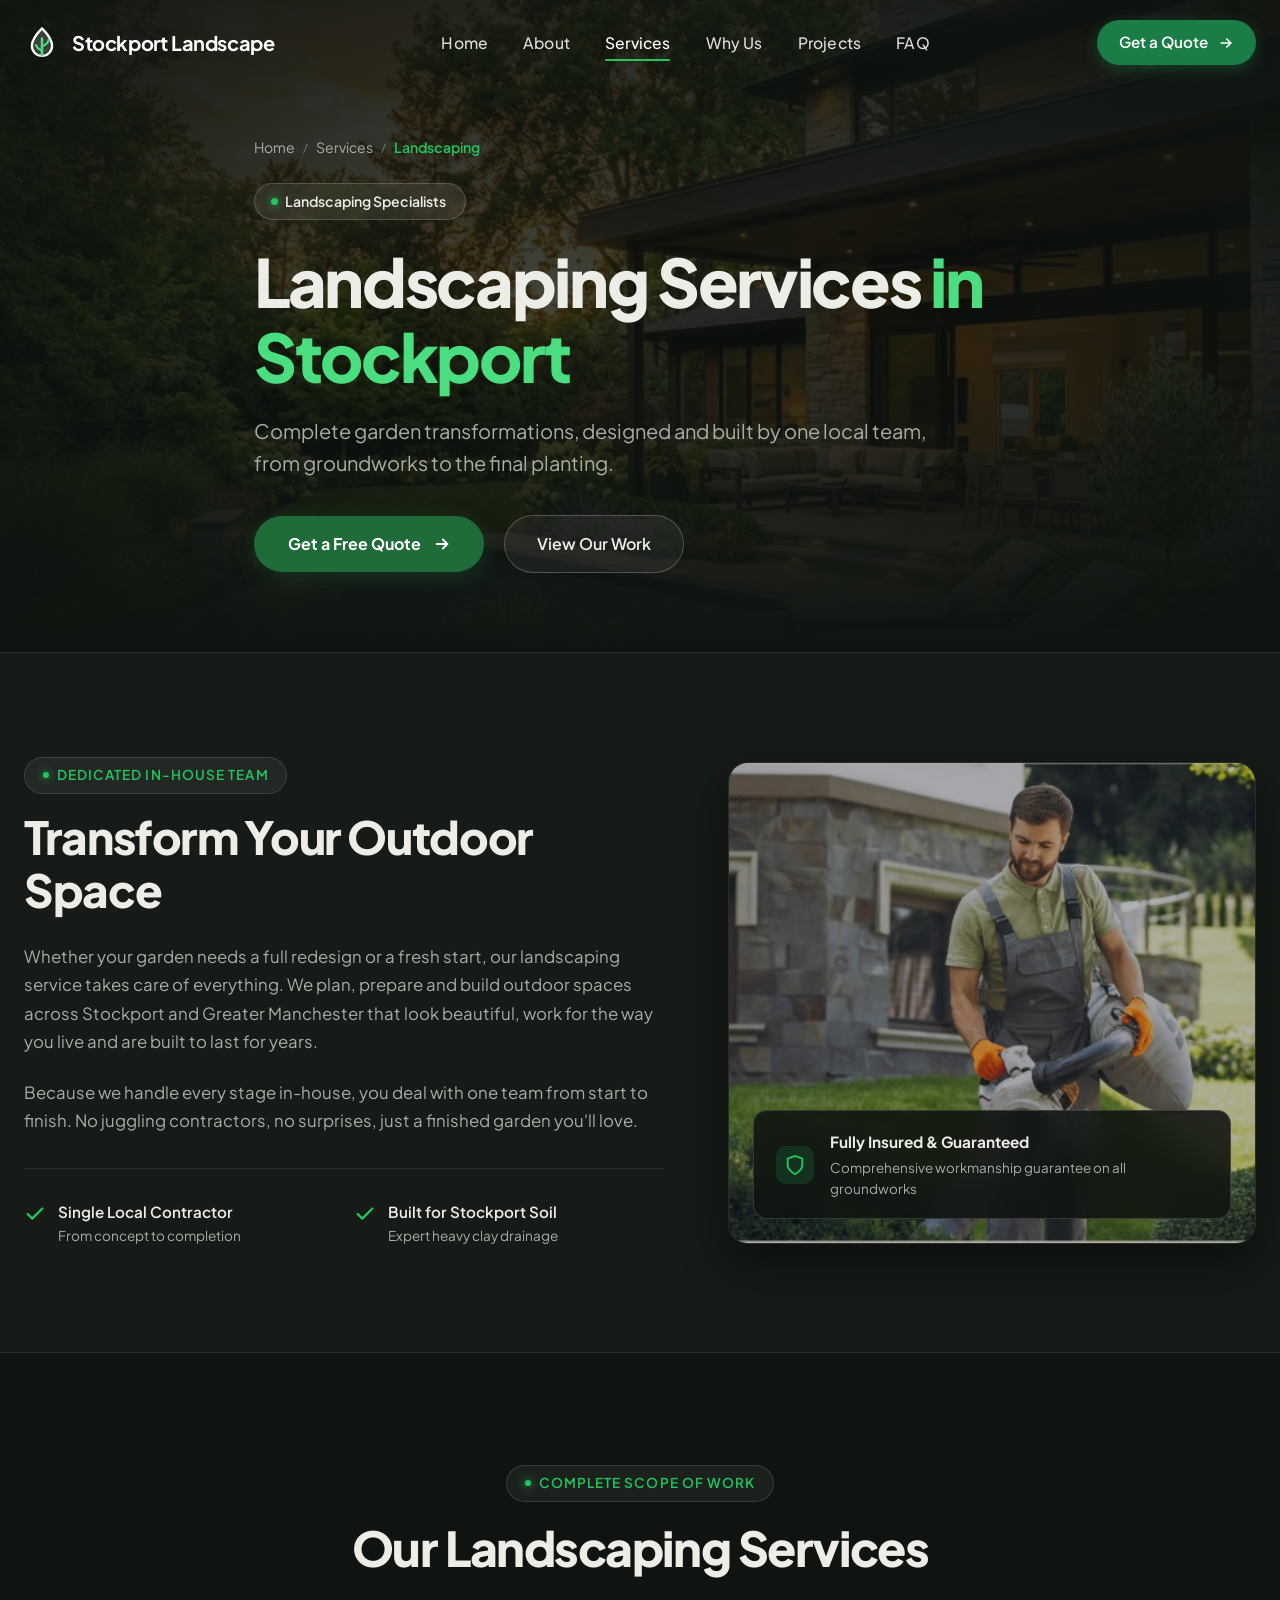
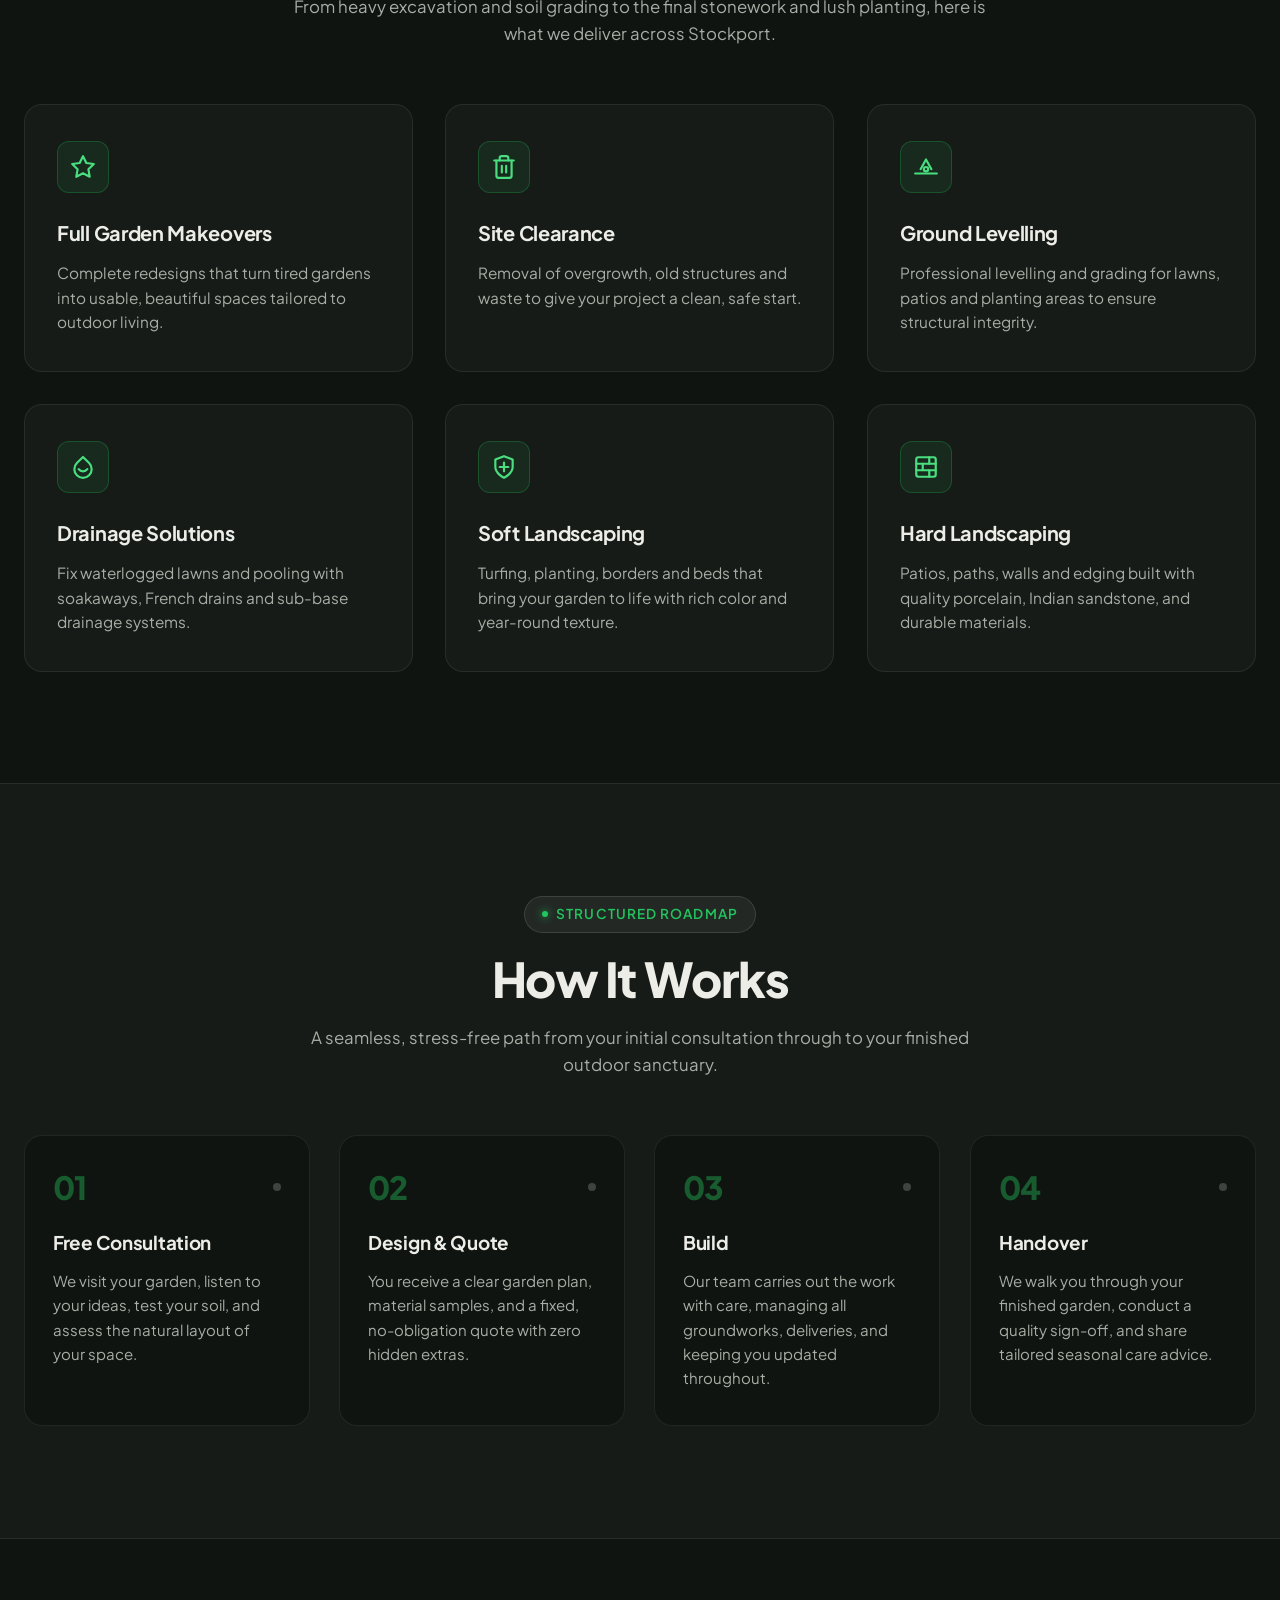
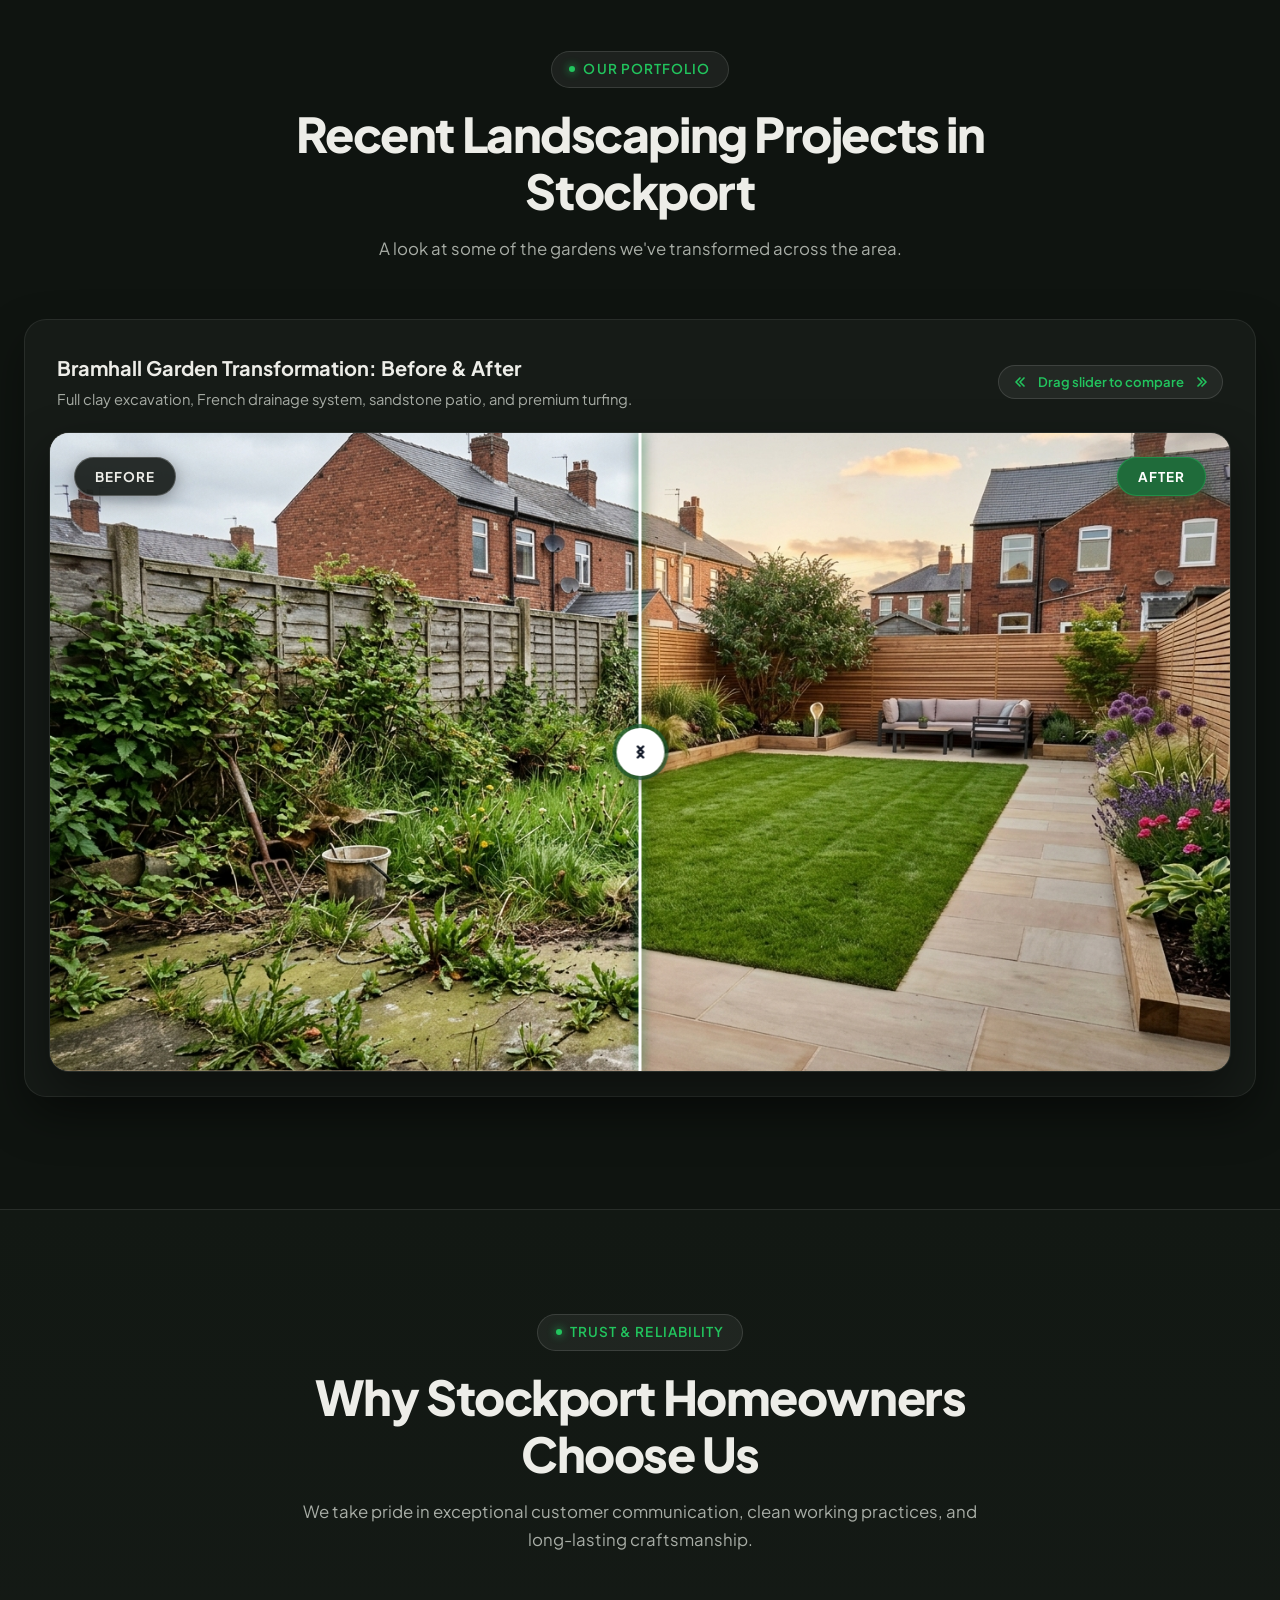
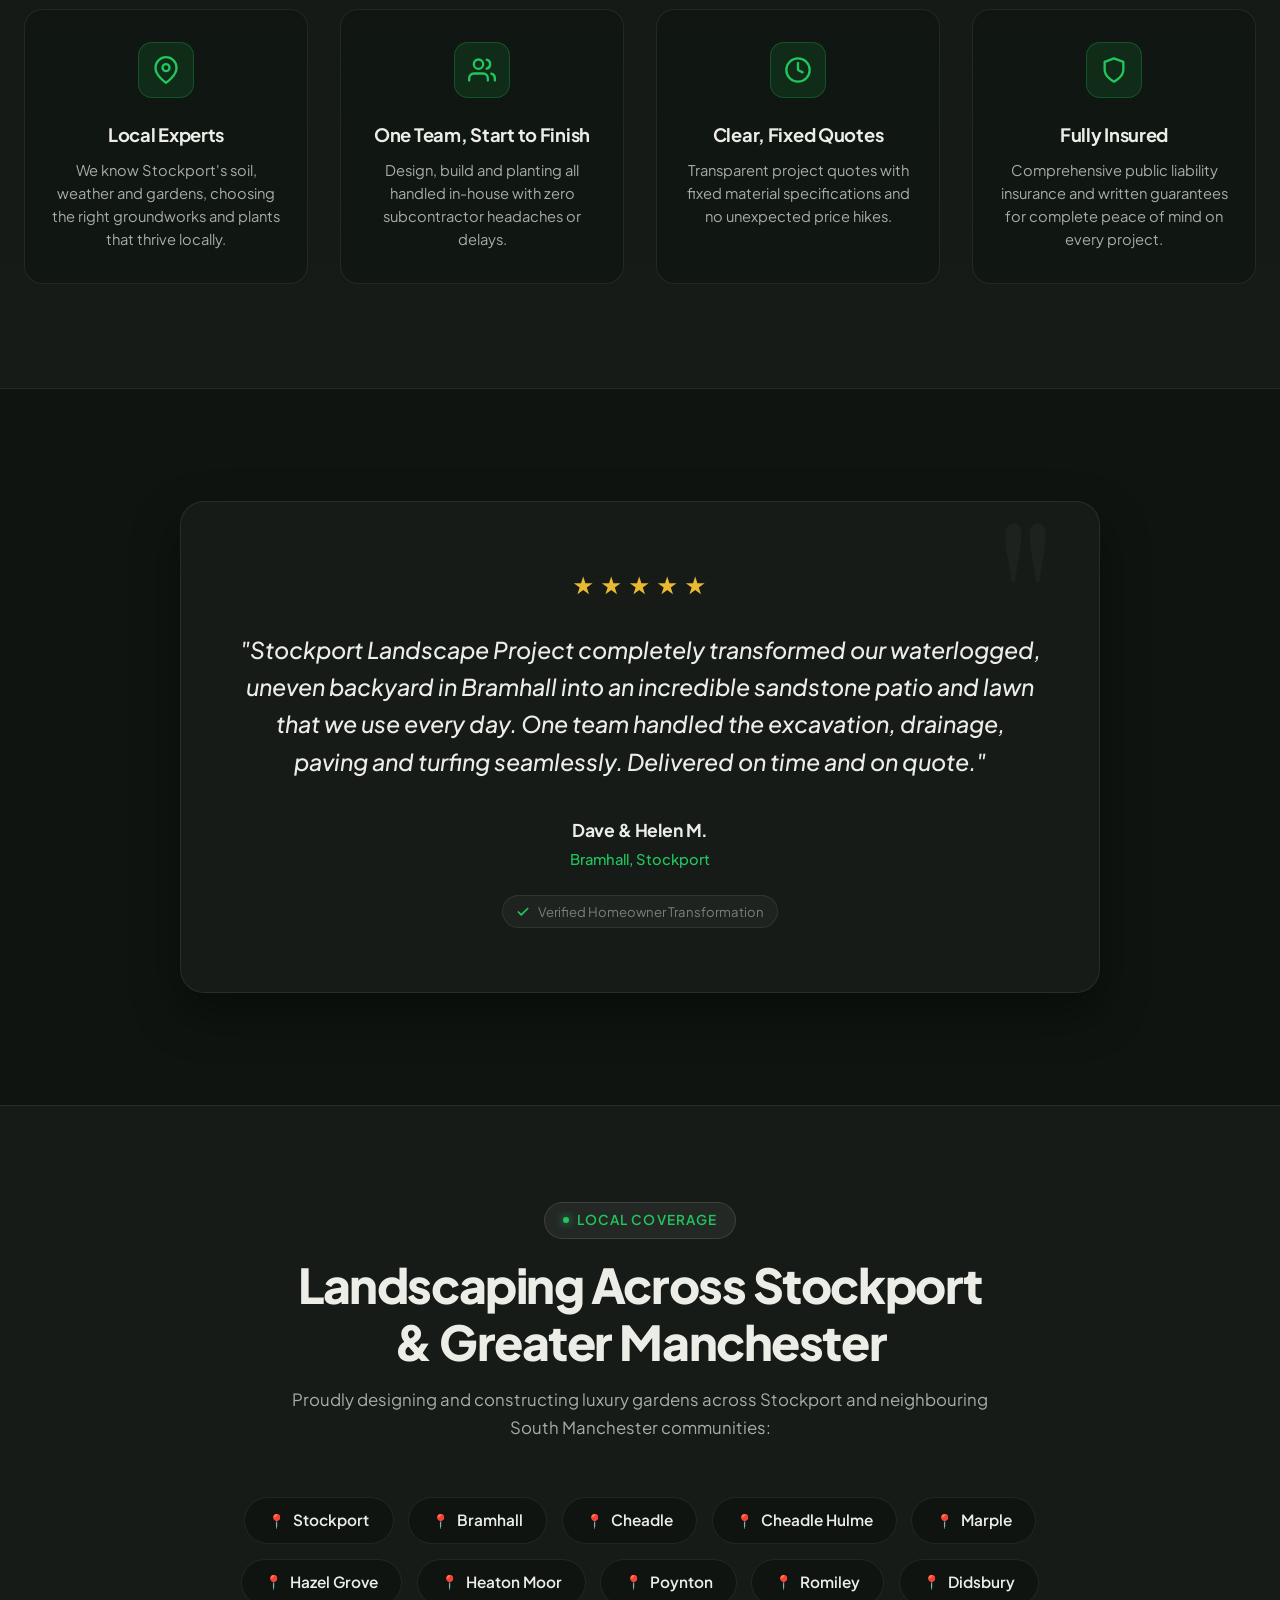
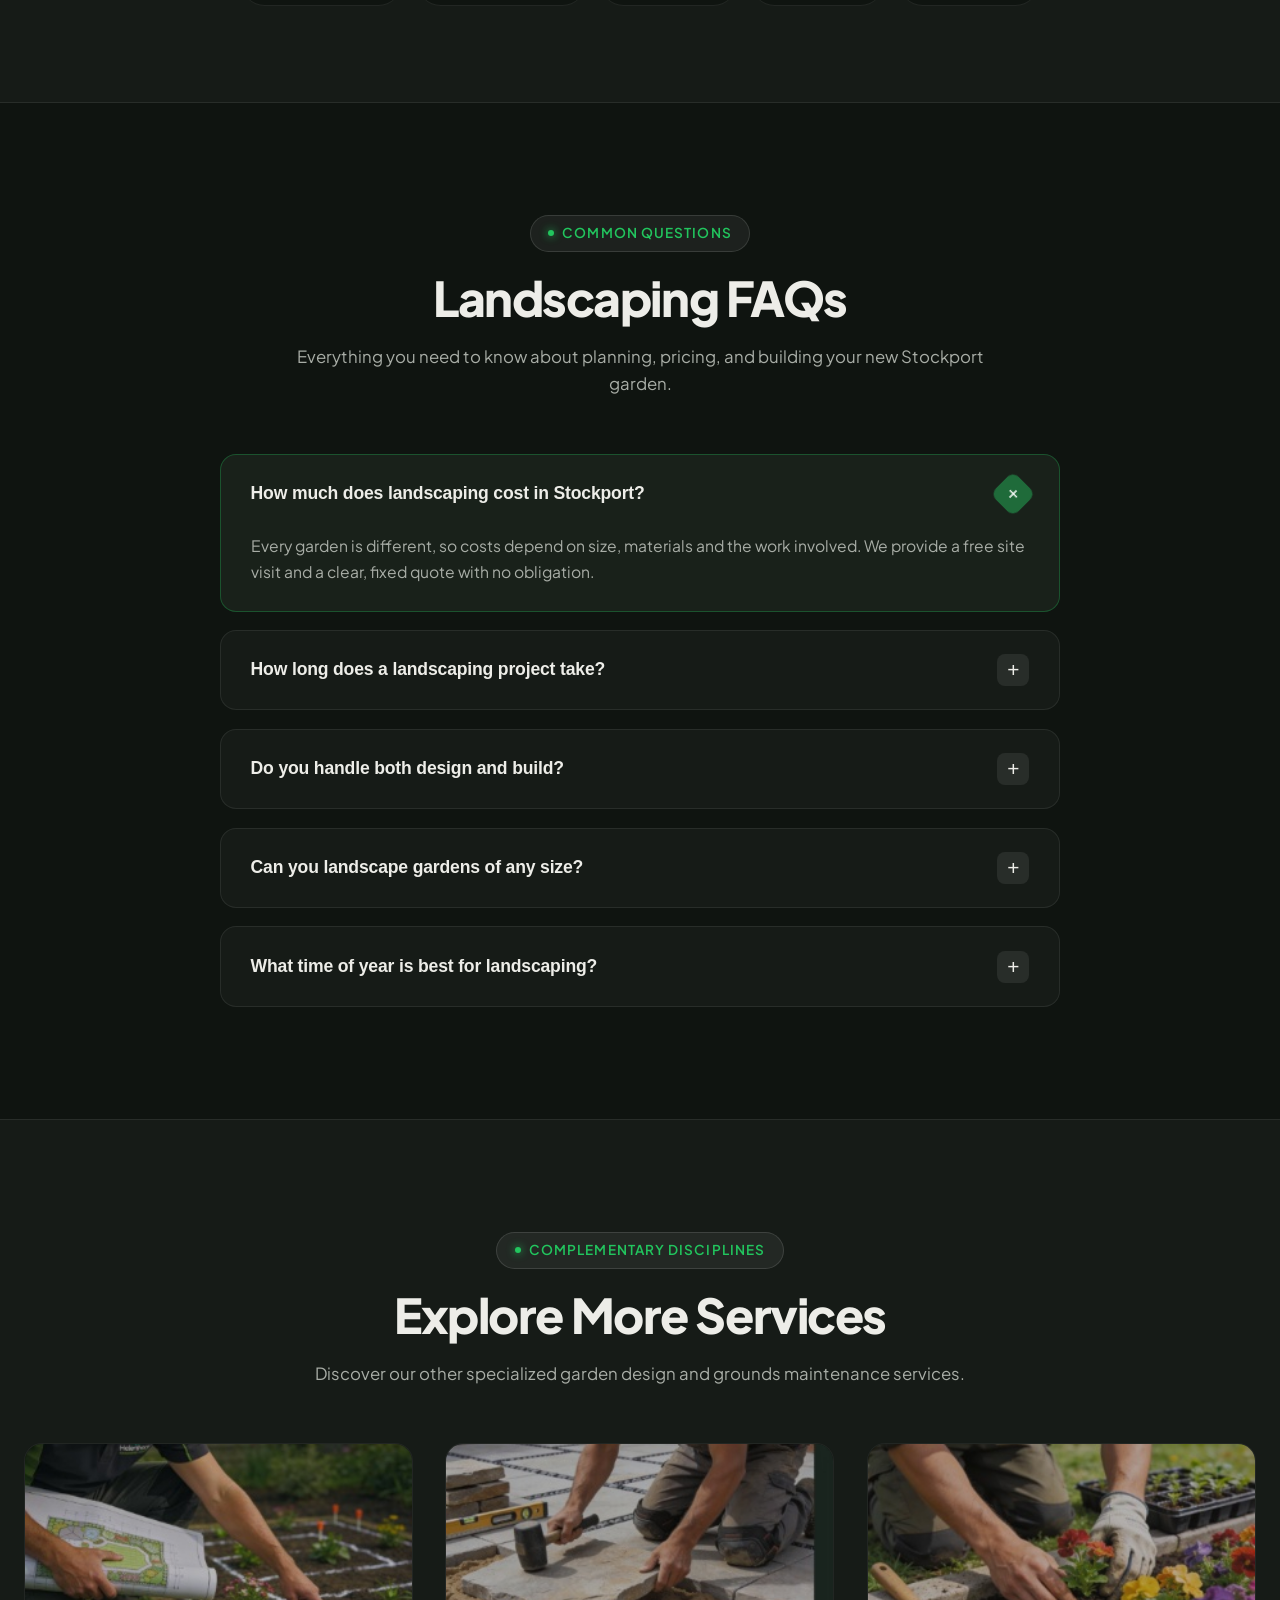
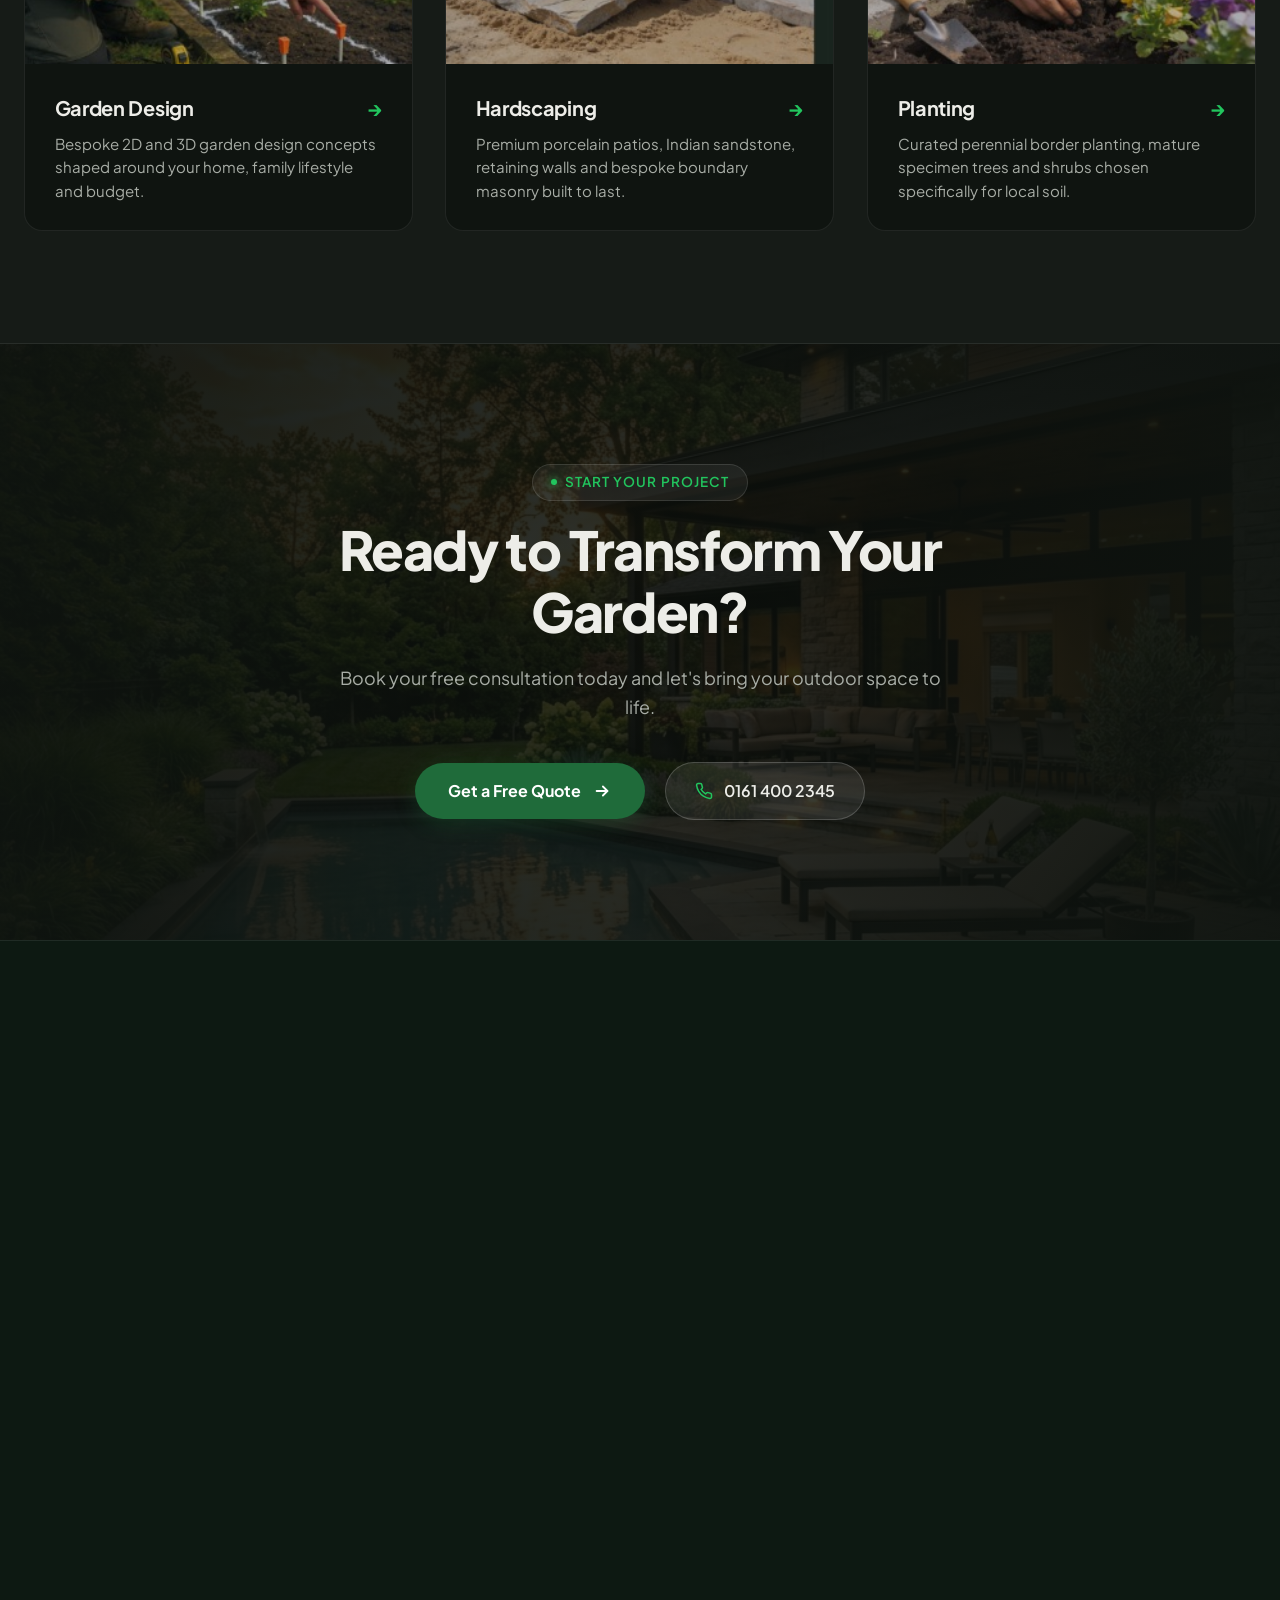
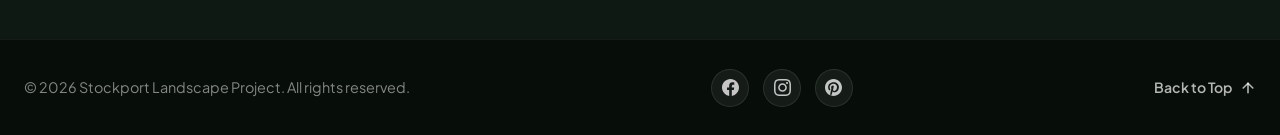
<file: services/landscaping.html>
<!DOCTYPE html>
<html lang="en">
<head>
    <meta charset="UTF-8">
    <meta name="viewport" content="width=device-width, initial-scale=1.0">
    <title>Landscaping Services in Stockport | Stockport Landscape Project</title>
    <meta name="description" content="Professional landscaping in Stockport and Greater Manchester. Full garden transformations, groundworks, drainage and design. Get your free quote today.">
    <link rel="canonical" href="https://stockportlandscape.co.uk/services/landscaping">

    <!-- Open Graph / Social Meta -->
    <meta property="og:type" content="website">
    <meta property="og:url" content="https://stockportlandscape.co.uk/services/landscaping">
    <meta property="og:title" content="Landscaping Services in Stockport | Stockport Landscape Project">
    <meta property="og:description" content="Professional landscaping in Stockport and Greater Manchester. Full garden transformations, groundworks, drainage and design.">
    <meta property="og:image" content="https://stockportlandscape.co.uk/assets/landscaping-after.jpg">

    <!-- Google Fonts -->
    <link rel="preconnect" href="https://fonts.googleapis.com">
    <link rel="preconnect" href="https://fonts.gstatic.com" crossorigin>
    <link href="https://fonts.googleapis.com/css2?family=Plus+Jakarta+Sans:wght@400;500;600;700;800&family=Playfair+Display:ital,wght@0,600;1,500;1,600&display=swap" rel="stylesheet">
    
    <!-- Stylesheets -->
    <link rel="stylesheet" href="../style.css">
    <link rel="stylesheet" href="../service-page.css">

    <!-- JSON-LD Structured Data: BreadcrumbList -->
    <script type="application/ld+json">
    {
      "@context": "https://schema.org",
      "@type": "BreadcrumbList",
      "itemListElement": [
        {
          "@type": "ListItem",
          "position": 1,
          "name": "Home",
          "item": "https://stockportlandscape.co.uk/"
        },
        {
          "@type": "ListItem",
          "position": 2,
          "name": "Services",
          "item": "https://stockportlandscape.co.uk/#services"
        },
        {
          "@type": "ListItem",
          "position": 3,
          "name": "Landscaping",
          "item": "https://stockportlandscape.co.uk/services/landscaping"
        }
      ]
    }
    </script>

    <!-- JSON-LD Structured Data: Service & LocalBusiness -->
    <script type="application/ld+json">
    {
      "@context": "https://schema.org",
      "@type": "Service",
      "name": "Landscaping Services in Stockport",
      "serviceType": "Full Garden Transformation & Landscaping",
      "description": "Professional garden landscaping in Stockport and Greater Manchester, including ground levelling, drainage, site clearance, turfing, and hardscaping.",
      "provider": {
        "@type": "HomeAndConstructionBusiness",
        "name": "Stockport Landscape Project",
        "telephone": "+441614002345",
        "email": "hello@stockportlandscape.co.uk",
        "url": "https://stockportlandscape.co.uk",
        "address": {
          "@type": "PostalAddress",
          "addressLocality": "Stockport",
          "addressRegion": "Greater Manchester",
          "addressCountry": "GB"
        },
        "aggregateRating": {
          "@type": "AggregateRating",
          "ratingValue": "4.9",
          "reviewCount": "120"
        }
      },
      "areaServed": [
        {"@type": "City", "name": "Stockport"},
        {"@type": "City", "name": "Bramhall"},
        {"@type": "City", "name": "Cheadle"},
        {"@type": "City", "name": "Cheadle Hulme"},
        {"@type": "City", "name": "Marple"},
        {"@type": "City", "name": "Hazel Grove"},
        {"@type": "City", "name": "Heaton Moor"},
        {"@type": "City", "name": "Poynton"},
        {"@type": "City", "name": "Romiley"},
        {"@type": "City", "name": "Didsbury"}
      ]
    }
    </script>

    <!-- JSON-LD Structured Data: FAQPage -->
    <script type="application/ld+json">
    {
      "@context": "https://schema.org",
      "@type": "FAQPage",
      "mainEntity": [
        {
          "@type": "Question",
          "name": "How much does landscaping cost in Stockport?",
          "acceptedAnswer": {
            "@type": "Answer",
            "text": "Every garden is different, so costs depend on size, materials and the work involved. We provide a free site visit and a clear, fixed quote with no obligation."
          }
        },
        {
          "@type": "Question",
          "name": "How long does a landscaping project take?",
          "acceptedAnswer": {
            "@type": "Answer",
            "text": "Smaller projects can take a few days, while full garden transformations usually take one to three weeks. We'll give you a timeline before work begins."
          }
        },
        {
          "@type": "Question",
          "name": "Do you handle both design and build?",
          "acceptedAnswer": {
            "@type": "Answer",
            "text": "Yes. We take care of everything from the initial design through to construction and planting."
          }
        },
        {
          "@type": "Question",
          "name": "Can you landscape gardens of any size?",
          "acceptedAnswer": {
            "@type": "Answer",
            "text": "Absolutely. We work on everything from small courtyard gardens to large family gardens."
          }
        },
        {
          "@type": "Question",
          "name": "What time of year is best for landscaping?",
          "acceptedAnswer": {
            "@type": "Answer",
            "text": "Most landscaping can be done year-round. Planting is ideal in spring and autumn, but we'll advise on the best timing for your project."
          }
        }
      ]
    }
    </script>
</head>
<body class="service-page">

    <!-- NAVIGATION HEADER (Reused from Main Site) -->
    <header class="site-header" id="siteHeader">
        <div class="container header-container">
            <!-- Brand Logo -->
            <a href="../index.html" class="brand-logo" aria-label="Stockport Landscape Project Homepage">
                <span class="logo-icon">
                    <svg viewBox="0 0 32 32" fill="none" xmlns="http://www.w3.org/2000/svg">
                        <path d="M16 3C11.5 7.5 7 13 7 18.5C7 23.5 11 27.5 16 27.5C21 27.5 25 23.5 25 18.5C25 13 20.5 7.5 16 3Z" fill="rgba(255,255,255,0.18)" stroke="#ffffff" stroke-width="2" stroke-linecap="round" stroke-linejoin="round"/>
                        <path d="M16 27V12" stroke="#4ade80" stroke-width="2.2" stroke-linecap="round"/>
                        <path d="M16 19C19 18 21.5 15.5 22 13" stroke="#4ade80" stroke-width="2" stroke-linecap="round"/>
                        <path d="M16 23C13.5 22 11.5 20 10.5 18" stroke="#4ade80" stroke-width="2" stroke-linecap="round"/>
                    </svg>
                </span>
                <span class="logo-text">Stockport Landscape</span>
            </a>

            <!-- Navigation Links -->
            <nav class="nav-links" id="navLinks">
                <a href="../index.html#home" class="nav-link">Home</a>
                <a href="../index.html#about" class="nav-link">About</a>
                <a href="../index.html#services" class="nav-link active">Services</a>
                <a href="../index.html#why-us" class="nav-link">Why Us</a>
                <a href="../index.html#stats" class="nav-link">Projects</a>
                <a href="../index.html#faq" class="nav-link">FAQ</a>
            </nav>

            <!-- Header Action Button -->
            <div class="header-action">
                <a href="#contact" class="btn btn-nav-cta">
                    <span>Get a Quote</span>
                    <svg class="btn-arrow" viewBox="0 0 20 20" fill="none" stroke="currentColor" stroke-width="2" stroke-linecap="round" stroke-linejoin="round">
                        <line x1="4" y1="10" x2="16" y2="10"></line>
                        <polyline points="11 5 16 10 11 15"></polyline>
                    </svg>
                </a>
                <button class="mobile-menu-btn" id="mobileMenuBtn" aria-label="Toggle Menu">
                    <span></span>
                    <span></span>
                    <span></span>
                </button>
            </div>
        </div>
    </header>

    <main id="main-content">

        <!-- =========================================================
             1. HERO SECTION (~70vh, background image, dark overlay)
             ========================================================= -->
        <section class="service-hero" id="hero">
            <div class="service-hero-bg-wrapper">
                <img src="../assets/landscaping-after.jpg" alt="Lush landscaped garden with stone patio and lawn in Stockport" class="service-hero-bg">
                <div class="service-hero-overlay"></div>
                <div class="service-hero-vignette"></div>
            </div>

            <div class="container service-hero-content">
                <!-- Breadcrumbs -->
                <nav class="service-breadcrumb" aria-label="Breadcrumb">
                    <ol class="service-breadcrumb-list">
                        <li><a href="../index.html">Home</a></li>
                        <li class="separator">/</li>
                        <li><a href="../index.html#services">Services</a></li>
                        <li class="separator">/</li>
                        <li aria-current="page">Landscaping</li>
                    </ol>
                </nav>

                <!-- Pill Badge -->
                <div class="service-hero-badge srv-fade-up">
                    <span class="badge-dot"></span>
                    <span>Landscaping Specialists</span>
                </div>

                <!-- Single H1 Title -->
                <h1 class="service-hero-title srv-fade-up">
                    Landscaping Services <span class="title-accent">in Stockport</span>
                </h1>

                <!-- Subtext -->
                <p class="service-hero-subtext srv-fade-up">
                    Complete garden transformations, designed and built by one local team, from groundworks to the final planting.
                </p>

                <!-- CTA Buttons -->
                <div class="service-hero-ctas srv-fade-up">
                    <a href="#contact" class="btn-srv-primary">
                        <span>Get a Free Quote</span>
                        <svg viewBox="0 0 20 20" fill="none" stroke="currentColor" stroke-width="2" stroke-linecap="round" stroke-linejoin="round">
                            <line x1="4" y1="10" x2="16" y2="10"></line>
                            <polyline points="11 5 16 10 11 15"></polyline>
                        </svg>
                    </a>
                    <a href="#gallery" class="btn-srv-outline">
                        <span>View Our Work</span>
                    </a>
                </div>
            </div>
        </section>


        <!-- =========================================================
             2. INTRO SECTION (Two Columns: Text Left, Image Right)
             ========================================================= -->
        <section class="service-intro-section" id="intro">
            <div class="container">
                <div class="service-intro-grid">
                    
                    <!-- Text Column (Left) -->
                    <div class="service-intro-text srv-fade-up">
                        <div class="srv-section-pill intro-pill">
                            <span class="pill-dot"></span>
                            <span>Dedicated In-House Team</span>
                        </div>
                        <h2 class="service-intro-title">
                            Transform Your Outdoor Space
                        </h2>
                        <p class="service-intro-p">
                            Whether your garden needs a full redesign or a fresh start, our landscaping service takes care of everything. We plan, prepare and build outdoor spaces across Stockport and Greater Manchester that look beautiful, work for the way you live and are built to last for years.
                        </p>
                        <p class="service-intro-p">
                            Because we handle every stage in-house, you deal with one team from start to finish. No juggling contractors, no surprises, just a finished garden you'll love.
                        </p>

                        <!-- Key Highlights -->
                        <div class="service-intro-highlights">
                            <div class="intro-highlight-item">
                                <svg class="intro-highlight-icon" viewBox="0 0 24 24" fill="none" stroke="currentColor" stroke-width="2.5" stroke-linecap="round" stroke-linejoin="round">
                                    <polyline points="20 6 9 17 4 12"></polyline>
                                </svg>
                                <div>
                                    <h3 class="intro-highlight-text">Single Local Contractor</h3>
                                    <span class="intro-highlight-sub">From concept to completion</span>
                                </div>
                            </div>
                            <div class="intro-highlight-item">
                                <svg class="intro-highlight-icon" viewBox="0 0 24 24" fill="none" stroke="currentColor" stroke-width="2.5" stroke-linecap="round" stroke-linejoin="round">
                                    <polyline points="20 6 9 17 4 12"></polyline>
                                </svg>
                                <div>
                                    <h3 class="intro-highlight-text">Built for Stockport Soil</h3>
                                    <span class="intro-highlight-sub">Expert heavy clay drainage</span>
                                </div>
                            </div>
                        </div>
                    </div>

                    <!-- Image Column (Right) -->
                    <div class="service-intro-media srv-fade-up">
                        <div class="service-intro-img-box">
                            <img src="../assets/outdoor-worker.jpg" alt="Professional landscaper carrying out groundworks and turf preparation in Stockport" class="service-intro-img" loading="lazy">
                            <div class="service-intro-badge-overlay">
                                <div class="badge-overlay-icon">
                                    <svg viewBox="0 0 24 24" fill="none" stroke="currentColor" stroke-width="2" stroke-linecap="round" stroke-linejoin="round">
                                        <path d="M12 22s8-4 8-10V5l-8-3-8 3v7c0 6 8 10 8 10z"></path>
                                    </svg>
                                </div>
                                <div class="badge-overlay-text">
                                    <h4>Fully Insured &amp; Guaranteed</h4>
                                    <p>Comprehensive workmanship guarantee on all groundworks</p>
                                </div>
                            </div>
                        </div>
                    </div>

                </div>
            </div>
        </section>


        <!-- =========================================================
             3. WHAT'S INCLUDED (Grid of 6 Cards with Icons)
             ========================================================= -->
        <section class="service-included-section" id="included">
            <div class="container">
                
                <div class="srv-section-header srv-fade-up">
                    <div class="srv-section-pill">
                        <span class="pill-dot"></span>
                        <span>Complete Scope of Work</span>
                    </div>
                    <h2 class="srv-section-title">
                        Our Landscaping Services
                    </h2>
                    <p class="srv-section-subtext">
                        From heavy excavation and soil grading to the final stonework and lush planting, here is what we deliver across Stockport.
                    </p>
                </div>

                <div class="service-cards-grid">
                    
                    <!-- Card 1 -->
                    <div class="service-card-item srv-fade-up">
                        <div class="card-icon-wrap" aria-hidden="true">
                            <svg viewBox="0 0 24 24" fill="none" stroke="currentColor" stroke-width="2" stroke-linecap="round" stroke-linejoin="round">
                                <path d="M12 2l3.09 6.26L22 9.27l-5 4.87 1.18 6.88L12 17.77l-6.18 3.25L7 14.14 2 9.27l6.91-1.01L12 2z"></path>
                            </svg>
                        </div>
                        <h3 class="service-card-title">Full Garden Makeovers</h3>
                        <p class="service-card-desc">
                            Complete redesigns that turn tired gardens into usable, beautiful spaces tailored to outdoor living.
                        </p>
                    </div>

                    <!-- Card 2 -->
                    <div class="service-card-item srv-fade-up">
                        <div class="card-icon-wrap" aria-hidden="true">
                            <svg viewBox="0 0 24 24" fill="none" stroke="currentColor" stroke-width="2" stroke-linecap="round" stroke-linejoin="round">
                                <path d="M3 6h18"></path>
                                <path d="M19 6v14a2 2 0 0 1-2 2H7a2 2 0 0 1-2-2V6"></path>
                                <path d="M8 6V4a2 2 0 0 1 2-2h4a2 2 0 0 1 2 2v2"></path>
                                <line x1="10" y1="11" x2="10" y2="17"></line>
                                <line x1="14" y1="11" x2="14" y2="17"></line>
                            </svg>
                        </div>
                        <h3 class="service-card-title">Site Clearance</h3>
                        <p class="service-card-desc">
                            Removal of overgrowth, old structures and waste to give your project a clean, safe start.
                        </p>
                    </div>

                    <!-- Card 3 -->
                    <div class="service-card-item srv-fade-up">
                        <div class="card-icon-wrap" aria-hidden="true">
                            <svg viewBox="0 0 24 24" fill="none" stroke="currentColor" stroke-width="2" stroke-linecap="round" stroke-linejoin="round">
                                <line x1="2" y1="18" x2="22" y2="18"></line>
                                <path d="M7 14l5-9 5 9"></path>
                                <circle cx="12" cy="14" r="2"></circle>
                            </svg>
                        </div>
                        <h3 class="service-card-title">Ground Levelling</h3>
                        <p class="service-card-desc">
                            Professional levelling and grading for lawns, patios and planting areas to ensure structural integrity.
                        </p>
                    </div>

                    <!-- Card 4 -->
                    <div class="service-card-item srv-fade-up">
                        <div class="card-icon-wrap" aria-hidden="true">
                            <svg viewBox="0 0 24 24" fill="none" stroke="currentColor" stroke-width="2" stroke-linecap="round" stroke-linejoin="round">
                                <path d="M12 2.69l5.66 5.66a8 8 0 1 1-11.31 0z"></path>
                                <path d="M8 14s1.5 2 4 2 4-2 4-2"></path>
                            </svg>
                        </div>
                        <h3 class="service-card-title">Drainage Solutions</h3>
                        <p class="service-card-desc">
                            Fix waterlogged lawns and pooling with soakaways, French drains and sub-base drainage systems.
                        </p>
                    </div>

                    <!-- Card 5 -->
                    <div class="service-card-item srv-fade-up">
                        <div class="card-icon-wrap" aria-hidden="true">
                            <svg viewBox="0 0 24 24" fill="none" stroke="currentColor" stroke-width="2" stroke-linecap="round" stroke-linejoin="round">
                                <path d="M12 22s8-4 8-10V5l-8-3-8 3v7c0 6 8 10 8 10z"></path>
                                <path d="M12 8v8"></path>
                                <path d="M8 12h8"></path>
                            </svg>
                        </div>
                        <h3 class="service-card-title">Soft Landscaping</h3>
                        <p class="service-card-desc">
                            Turfing, planting, borders and beds that bring your garden to life with rich color and year-round texture.
                        </p>
                    </div>

                    <!-- Card 6 -->
                    <div class="service-card-item srv-fade-up">
                        <div class="card-icon-wrap" aria-hidden="true">
                            <svg viewBox="0 0 24 24" fill="none" stroke="currentColor" stroke-width="2" stroke-linecap="round" stroke-linejoin="round">
                                <rect x="3" y="3" width="18" height="18" rx="2" ry="2"></rect>
                                <line x1="3" y1="9" x2="21" y2="9"></line>
                                <line x1="3" y1="15" x2="21" y2="15"></line>
                                <line x1="9" y1="9" x2="9" y2="15"></line>
                                <line x1="15" y1="3" x2="15" y2="9"></line>
                                <line x1="15" y1="15" x2="15" y2="21"></line>
                            </svg>
                        </div>
                        <h3 class="service-card-title">Hard Landscaping</h3>
                        <p class="service-card-desc">
                            Patios, paths, walls and edging built with quality porcelain, Indian sandstone, and durable materials.
                        </p>
                    </div>

                </div>

            </div>
        </section>


        <!-- =========================================================
             4. OUR PROCESS (4 Numbered Horizontal Steps)
             ========================================================= -->
        <section class="service-process-section" id="process">
            <div class="container">
                
                <div class="srv-section-header srv-fade-up">
                    <div class="srv-section-pill">
                        <span class="pill-dot"></span>
                        <span>Structured Roadmap</span>
                    </div>
                    <h2 class="srv-section-title">
                        How It Works
                    </h2>
                    <p class="srv-section-subtext">
                        A seamless, stress-free path from your initial consultation through to your finished outdoor sanctuary.
                    </p>
                </div>

                <div class="process-steps-grid">
                    
                    <!-- Step 1 -->
                    <div class="process-step-card srv-fade-up">
                        <div class="step-number-wrap">
                            <span class="step-number">01</span>
                            <span class="step-indicator-dot"></span>
                        </div>
                        <h3 class="step-title">Free Consultation</h3>
                        <p class="step-desc">
                            We visit your garden, listen to your ideas, test your soil, and assess the natural layout of your space.
                        </p>
                    </div>

                    <!-- Step 2 -->
                    <div class="process-step-card srv-fade-up">
                        <div class="step-number-wrap">
                            <span class="step-number">02</span>
                            <span class="step-indicator-dot"></span>
                        </div>
                        <h3 class="step-title">Design &amp; Quote</h3>
                        <p class="step-desc">
                            You receive a clear garden plan, material samples, and a fixed, no-obligation quote with zero hidden extras.
                        </p>
                    </div>

                    <!-- Step 3 -->
                    <div class="process-step-card srv-fade-up">
                        <div class="step-number-wrap">
                            <span class="step-number">03</span>
                            <span class="step-indicator-dot"></span>
                        </div>
                        <h3 class="step-title">Build</h3>
                        <p class="step-desc">
                            Our team carries out the work with care, managing all groundworks, deliveries, and keeping you updated throughout.
                        </p>
                    </div>

                    <!-- Step 4 -->
                    <div class="process-step-card srv-fade-up">
                        <div class="step-number-wrap">
                            <span class="step-number">04</span>
                            <span class="step-indicator-dot"></span>
                        </div>
                        <h3 class="step-title">Handover</h3>
                        <p class="step-desc">
                            We walk you through your finished garden, conduct a quality sign-off, and share tailored seasonal care advice.
                        </p>
                    </div>

                </div>

            </div>
        </section>


        <!-- =========================================================
             5. PROJECT GALLERY (Before/After Slider + 3-Image Grid)
             ========================================================= -->
        <section class="service-gallery-section" id="gallery">
            <div class="container">
                
                <div class="srv-section-header srv-fade-up">
                    <div class="srv-section-pill">
                        <span class="pill-dot"></span>
                        <span>Our Portfolio</span>
                    </div>
                    <h2 class="srv-section-title">
                        Recent Landscaping Projects in Stockport
                    </h2>
                    <p class="srv-section-subtext">
                        A look at some of the gardens we've transformed across the area.
                    </p>
                </div>

                <!-- Part A: Interactive Before / After Slider -->
                <div class="before-after-wrapper srv-fade-up">
                    <div class="before-after-header">
                        <div class="before-after-info">
                            <h3>Bramhall Garden Transformation: Before &amp; After</h3>
                            <p>Full clay excavation, French drainage system, sandstone patio, and premium turfing.</p>
                        </div>
                        <div class="before-after-hint">
                            <svg width="16" height="16" viewBox="0 0 24 24" fill="none" stroke="currentColor" stroke-width="2.5" stroke-linecap="round" stroke-linejoin="round"><polyline points="15 18 9 12 15 6"></polyline><polyline points="9 18 3 12 9 6"></polyline></svg>
                            <span>Drag slider to compare</span>
                            <svg width="16" height="16" viewBox="0 0 24 24" fill="none" stroke="currentColor" stroke-width="2.5" stroke-linecap="round" stroke-linejoin="round"><polyline points="9 18 15 12 9 6"></polyline><polyline points="15 18 21 12 15 6"></polyline></svg>
                        </div>
                    </div>

                    <div class="ba-slider-container" id="landscapingBaSlider" style="--slider-pos: 50%;" aria-label="Interactive before and after comparison of Stockport garden transformation">
                        <!-- Background / Right Layer: AFTER (Fully Landscaped Garden) -->
                        <div class="ba-image ba-after-layer">
                            <img src="../assets/landscaped-garden-after.jpg" alt="Fully landscaped luxury garden in Stockport with sandstone patio and emerald lawn" loading="lazy">
                        </div>

                        <!-- Foreground / Left Layer: BEFORE (Crappy / Unlandscaped Garden) -->
                        <div class="ba-image ba-before-layer">
                            <img src="../assets/crappy-garden-before.jpg" alt="Neglected, unlandscaped garden with patchy lawn and weeds in Stockport before transformation" loading="lazy">
                        </div>

                        <!-- Pinned Labels (always visible, never cut off) -->
                        <div class="ba-floating-labels" aria-hidden="true">
                            <span class="ba-label ba-label-left">Before</span>
                            <span class="ba-label ba-label-right">After</span>
                        </div>

                        <!-- Draggable Divider Line & Handle -->
                        <div class="ba-divider-line" aria-hidden="true">
                            <div class="ba-handle">
                                <svg viewBox="0 0 24 24" fill="none" stroke="currentColor" stroke-width="2.5" stroke-linecap="round" stroke-linejoin="round">
                                    <polyline points="15 18 9 12 15 6"></polyline>
                                    <polyline points="9 18 15 12 9 6"></polyline>
                                </svg>
                            </div>
                        </div>

                        <!-- Accessible Range Input -->
                        <input type="range" min="0" max="100" value="50" class="ba-range" aria-label="Slide left or right to compare before and after garden transformation">
                    </div>
                </div>

            </div>
        </section>


        <!-- =========================================================
             6. WHY CHOOSE US (4 Icon Points on a Dark Band)
             ========================================================= -->
        <section class="service-why-section" id="why-us">
            <div class="container">
                
                <div class="srv-section-header srv-fade-up">
                    <div class="srv-section-pill">
                        <span class="pill-dot"></span>
                        <span>Trust &amp; Reliability</span>
                    </div>
                    <h2 class="srv-section-title">
                        Why Stockport Homeowners Choose Us
                    </h2>
                    <p class="srv-section-subtext">
                        We take pride in exceptional customer communication, clean working practices, and long-lasting craftsmanship.
                    </p>
                </div>

                <div class="why-points-grid">
                    
                    <!-- Point 1 -->
                    <div class="why-point-card srv-fade-up">
                        <div class="why-point-icon" aria-hidden="true">
                            <svg viewBox="0 0 24 24" fill="none" stroke="currentColor" stroke-width="2" stroke-linecap="round" stroke-linejoin="round">
                                <path d="M21 10c0 7-9 13-9 13s-9-6-9-13a9 9 0 0 1 18 0z"></path>
                                <circle cx="12" cy="10" r="3"></circle>
                            </svg>
                        </div>
                        <h3 class="why-point-title">Local Experts</h3>
                        <p class="why-point-desc">
                            We know Stockport's soil, weather and gardens, choosing the right groundworks and plants that thrive locally.
                        </p>
                    </div>

                    <!-- Point 2 -->
                    <div class="why-point-card srv-fade-up">
                        <div class="why-point-icon" aria-hidden="true">
                            <svg viewBox="0 0 24 24" fill="none" stroke="currentColor" stroke-width="2" stroke-linecap="round" stroke-linejoin="round">
                                <path d="M17 21v-2a4 4 0 0 0-4-4H5a4 4 0 0 0-4 4v2"></path>
                                <circle cx="9" cy="7" r="4"></circle>
                                <path d="M23 21v-2a4 4 0 0 0-3-3.87"></path>
                                <path d="M16 3.13a4 4 0 0 1 0 7.75"></path>
                            </svg>
                        </div>
                        <h3 class="why-point-title">One Team, Start to Finish</h3>
                        <p class="why-point-desc">
                            Design, build and planting all handled in-house with zero subcontractor headaches or delays.
                        </p>
                    </div>

                    <!-- Point 3 -->
                    <div class="why-point-card srv-fade-up">
                        <div class="why-point-icon" aria-hidden="true">
                            <svg viewBox="0 0 24 24" fill="none" stroke="currentColor" stroke-width="2" stroke-linecap="round" stroke-linejoin="round">
                                <circle cx="12" cy="12" r="10"></circle>
                                <path d="M12 6v6l4 2"></path>
                            </svg>
                        </div>
                        <h3 class="why-point-title">Clear, Fixed Quotes</h3>
                        <p class="why-point-desc">
                            Transparent project quotes with fixed material specifications and no unexpected price hikes.
                        </p>
                    </div>

                    <!-- Point 4 -->
                    <div class="why-point-card srv-fade-up">
                        <div class="why-point-icon" aria-hidden="true">
                            <svg viewBox="0 0 24 24" fill="none" stroke="currentColor" stroke-width="2" stroke-linecap="round" stroke-linejoin="round">
                                <path d="M12 22s8-4 8-10V5l-8-3-8 3v7c0 6 8 10 8 10z"></path>
                            </svg>
                        </div>
                        <h3 class="why-point-title">Fully Insured</h3>
                        <p class="why-point-desc">
                            Comprehensive public liability insurance and written guarantees for complete peace of mind on every project.
                        </p>
                    </div>

                </div>

            </div>
        </section>


        <!-- =========================================================
             7. TESTIMONIAL (Single Large Quote Card, Gold Stars)
             ========================================================= -->
        <section class="service-testimonial-section" id="testimonial">
            <div class="container">
                <div class="testimonial-card-single srv-fade-up">
                    
                    <!-- 5 Gold Stars -->
                    <div class="testimonial-stars" aria-label="5 out of 5 stars">
                        <span>★</span><span>★</span><span>★</span><span>★</span><span>★</span>
                    </div>

                    <!-- Quote Body -->
                    <blockquote class="testimonial-quote-text">
                        "Stockport Landscape Project completely transformed our waterlogged, uneven backyard in Bramhall into an incredible sandstone patio and lawn that we use every day. One team handled the excavation, drainage, paving and turfing seamlessly. Delivered on time and on quote."
                    </blockquote>

                    <!-- Author Details -->
                    <div class="testimonial-author-wrap">
                        <span class="testimonial-author-name">Dave &amp; Helen M.</span>
                        <span class="testimonial-author-meta">Bramhall, Stockport</span>
                        <span class="testimonial-verified-badge">
                            <svg width="14" height="14" viewBox="0 0 24 24" fill="none" stroke="#22c55e" stroke-width="3" stroke-linecap="round" stroke-linejoin="round"><polyline points="20 6 9 17 4 12"></polyline></svg>
                            Verified Homeowner Transformation
                        </span>
                    </div>

                </div>
            </div>
        </section>


        <!-- =========================================================
             8. AREAS WE COVER (Pill Tags)
             ========================================================= -->
        <section class="service-areas-section" id="areas">
            <div class="container">
                
                <div class="srv-section-header srv-fade-up">
                    <div class="srv-section-pill">
                        <span class="pill-dot"></span>
                        <span>Local Coverage</span>
                    </div>
                    <h2 class="srv-section-title">
                        Landscaping Across Stockport &amp; Greater Manchester
                    </h2>
                    <p class="srv-section-subtext">
                        Proudly designing and constructing luxury gardens across Stockport and neighbouring South Manchester communities:
                    </p>
                </div>

                <div class="areas-pills-wrap srv-fade-up">
                    <span class="area-pill-tag"><span class="pill-pin">📍</span>Stockport</span>
                    <span class="area-pill-tag"><span class="pill-pin">📍</span>Bramhall</span>
                    <span class="area-pill-tag"><span class="pill-pin">📍</span>Cheadle</span>
                    <span class="area-pill-tag"><span class="pill-pin">📍</span>Cheadle Hulme</span>
                    <span class="area-pill-tag"><span class="pill-pin">📍</span>Marple</span>
                    <span class="area-pill-tag"><span class="pill-pin">📍</span>Hazel Grove</span>
                    <span class="area-pill-tag"><span class="pill-pin">📍</span>Heaton Moor</span>
                    <span class="area-pill-tag"><span class="pill-pin">📍</span>Poynton</span>
                    <span class="area-pill-tag"><span class="pill-pin">📍</span>Romiley</span>
                    <span class="area-pill-tag"><span class="pill-pin">📍</span>Didsbury</span>
                </div>

            </div>
        </section>


        <!-- =========================================================
             9. FAQ (Accordion; also output as FAQPage schema)
             ========================================================= -->
        <section class="service-faq-section" id="faq">
            <div class="container">
                
                <div class="srv-section-header srv-fade-up">
                    <div class="srv-section-pill">
                        <span class="pill-dot"></span>
                        <span>Common Questions</span>
                    </div>
                    <h2 class="srv-section-title">
                        Landscaping FAQs
                    </h2>
                    <p class="srv-section-subtext">
                        Everything you need to know about planning, pricing, and building your new Stockport garden.
                    </p>
                </div>

                <div class="service-faq-accordion srv-fade-up">
                    
                    <!-- Question 1 (Active by default) -->
                    <div class="srv-faq-item active">
                        <button class="srv-faq-btn" aria-expanded="true">
                            <span class="srv-faq-question">How much does landscaping cost in Stockport?</span>
                            <span class="srv-faq-indicator" aria-hidden="true">+</span>
                        </button>
                        <div class="srv-faq-panel">
                            <div class="srv-faq-inner">
                                <p>Every garden is different, so costs depend on size, materials and the work involved. We provide a free site visit and a clear, fixed quote with no obligation.</p>
                            </div>
                        </div>
                    </div>

                    <!-- Question 2 -->
                    <div class="srv-faq-item">
                        <button class="srv-faq-btn" aria-expanded="false">
                            <span class="srv-faq-question">How long does a landscaping project take?</span>
                            <span class="srv-faq-indicator" aria-hidden="true">+</span>
                        </button>
                        <div class="srv-faq-panel">
                            <div class="srv-faq-inner">
                                <p>Smaller projects can take a few days, while full garden transformations usually take one to three weeks. We'll give you a timeline before work begins.</p>
                            </div>
                        </div>
                    </div>

                    <!-- Question 3 -->
                    <div class="srv-faq-item">
                        <button class="srv-faq-btn" aria-expanded="false">
                            <span class="srv-faq-question">Do you handle both design and build?</span>
                            <span class="srv-faq-indicator" aria-hidden="true">+</span>
                        </button>
                        <div class="srv-faq-panel">
                            <div class="srv-faq-inner">
                                <p>Yes. We take care of everything from the initial design through to construction and planting.</p>
                            </div>
                        </div>
                    </div>

                    <!-- Question 4 -->
                    <div class="srv-faq-item">
                        <button class="srv-faq-btn" aria-expanded="false">
                            <span class="srv-faq-question">Can you landscape gardens of any size?</span>
                            <span class="srv-faq-indicator" aria-hidden="true">+</span>
                        </button>
                        <div class="srv-faq-panel">
                            <div class="srv-faq-inner">
                                <p>Absolutely. We work on everything from small courtyard gardens to large family gardens.</p>
                            </div>
                        </div>
                    </div>

                    <!-- Question 5 -->
                    <div class="srv-faq-item">
                        <button class="srv-faq-btn" aria-expanded="false">
                            <span class="srv-faq-question">What time of year is best for landscaping?</span>
                            <span class="srv-faq-indicator" aria-hidden="true">+</span>
                        </button>
                        <div class="srv-faq-panel">
                            <div class="srv-faq-inner">
                                <p>Most landscaping can be done year-round. Planting is ideal in spring and autumn, but we'll advise on the best timing for your project.</p>
                            </div>
                        </div>
                    </div>

                </div>

            </div>
        </section>


        <!-- =========================================================
             10. RELATED SERVICES (3 Cards Linking to Other Pages)
             ========================================================= -->
        <section class="service-related-section" id="related">
            <div class="container">
                
                <div class="srv-section-header srv-fade-up">
                    <div class="srv-section-pill">
                        <span class="pill-dot"></span>
                        <span>Complementary Disciplines</span>
                    </div>
                    <h2 class="srv-section-title">
                        Explore More Services
                    </h2>
                    <p class="srv-section-subtext">
                        Discover our other specialized garden design and grounds maintenance services.
                    </p>
                </div>

                <div class="related-services-grid">
                    
                    <!-- Card 1: Garden Design -->
                    <a href="/services/garden-design" class="related-service-card srv-fade-up">
                        <div class="related-img-box">
                            <img src="../assets/service-garden-design.jpg" alt="Garden design bespoke planning and architecture in Stockport" class="related-img" loading="lazy">
                        </div>
                        <div class="related-info">
                            <h3 class="related-title">
                                <span>Garden Design</span>
                                <span class="related-title-arrow">&rarr;</span>
                            </h3>
                            <p class="related-desc">
                                Bespoke 2D and 3D garden design concepts shaped around your home, family lifestyle and budget.
                            </p>
                        </div>
                    </a>

                    <!-- Card 2: Hardscaping -->
                    <a href="/services/hardscaping" class="related-service-card srv-fade-up">
                        <div class="related-img-box">
                            <img src="../assets/service-hardscaping.jpg" alt="Hardscaping stone patios and walkways built in Stockport" class="related-img" loading="lazy">
                        </div>
                        <div class="related-info">
                            <h3 class="related-title">
                                <span>Hardscaping</span>
                                <span class="related-title-arrow">&rarr;</span>
                            </h3>
                            <p class="related-desc">
                                Premium porcelain patios, Indian sandstone, retaining walls and bespoke boundary masonry built to last.
                            </p>
                        </div>
                    </a>

                    <!-- Card 3: Planting -->
                    <a href="/services/planting" class="related-service-card srv-fade-up">
                        <div class="related-img-box">
                            <img src="../assets/service-planting.jpg" alt="Lush planting schemes and seasonal flowers in Stockport garden" class="related-img" loading="lazy">
                        </div>
                        <div class="related-info">
                            <h3 class="related-title">
                                <span>Planting</span>
                                <span class="related-title-arrow">&rarr;</span>
                            </h3>
                            <p class="related-desc">
                                Curated perennial border planting, mature specimen trees and shrubs chosen specifically for local soil.
                            </p>
                        </div>
                    </a>

                </div>

            </div>
        </section>


        <!-- =========================================================
             11. FINAL CTA BANNER (Full-width garden image, dark overlay)
             ========================================================= -->
        <section class="service-cta-banner-section" id="quote">
            <div class="service-cta-bg-wrapper">
                <img src="../assets/hero-bg.jpg" alt="Lush green garden backdrop in Stockport" class="service-cta-bg" loading="lazy">
                <div class="service-cta-overlay"></div>
            </div>

            <div class="container service-cta-content srv-fade-up">
                <div class="srv-section-pill">
                    <span class="pill-dot"></span>
                    <span>Start Your Project</span>
                </div>
                <h2 class="service-cta-title">
                    Ready to Transform Your Garden?
                </h2>
                <p class="service-cta-subtext">
                    Book your free consultation today and let's bring your outdoor space to life.
                </p>
                <div class="service-cta-actions">
                    <a href="#contact" class="btn-srv-primary">
                        <span>Get a Free Quote</span>
                        <svg viewBox="0 0 20 20" fill="none" stroke="currentColor" stroke-width="2" stroke-linecap="round" stroke-linejoin="round">
                            <line x1="4" y1="10" x2="16" y2="10"></line>
                            <polyline points="11 5 16 10 11 15"></polyline>
                        </svg>
                    </a>
                    <a href="tel:01614002345" class="btn-cta-phone">
                        <svg viewBox="0 0 24 24" fill="none" stroke="currentColor" stroke-width="2" stroke-linecap="round" stroke-linejoin="round">
                            <path d="M22 16.92v3a2 2 0 0 1-2.18 2 19.79 19.79 0 0 1-8.63-3.07 19.5 19.5 0 0 1-6-6 19.79 19.79 0 0 1-3.07-8.67A2 2 0 0 1 4.11 2h3a2 2 0 0 1 2 1.72 12.84 12.84 0 0 0 .7 2.81 2 2 0 0 1-.45 2.11L8.09 9.91a16 16 0 0 0 6 6l1.27-1.27a2 2 0 0 1 2.11-.45 12.84 12.84 0 0 0 2.81.7A2 2 0 0 1 22 16.92z"></path>
                        </svg>
                        <span>0161 400 2345</span>
                    </a>
                </div>
            </div>
        </section>

    </main>


    <!-- =========================================================
         12. SITE FOOTER (Exact Reuse of Existing Site Footer)
         ========================================================= -->
    <footer class="site-footer" id="contact">
        
        <!-- Top Footer CTA Ribbon -->
        <div class="footer-cta-ribbon srv-fade-up">
            <div class="container footer-ribbon-container">
                <div class="ribbon-text">
                    <span class="ribbon-tag">Let's Build Something Beautiful</span>
                    <h3 class="ribbon-title">Ready to bring your dream garden to life?</h3>
                </div>
                <div class="ribbon-action">
                    <a href="tel:01614002345" class="btn btn-footer-call">
                        <svg viewBox="0 0 24 24" fill="none" stroke="currentColor" stroke-width="2" stroke-linecap="round" stroke-linejoin="round">
                            <path d="M22 16.92v3a2 2 0 0 1-2.18 2 19.79 19.79 0 0 1-8.63-3.07 19.5 19.5 0 0 1-6-6 19.79 19.79 0 0 1-3.07-8.67A2 2 0 0 1 4.11 2h3a2 2 0 0 1 2 1.72 12.84 12.84 0 0 0 .7 2.81 2 2 0 0 1-.45 2.11L8.09 9.91a16 16 0 0 0 6 6l1.27-1.27a2 2 0 0 1 2.11-.45 12.84 12.84 0 0 0 2.81.7A2 2 0 0 1 22 16.92z"></path>
                        </svg>
                        <span>0161 400 2345</span>
                    </a>
                    <a href="#quote" class="btn btn-footer-quote">Get Free Consultation</a>
                </div>
            </div>
        </div>

        <!-- Main Footer Columns -->
        <div class="container footer-main srv-fade-up">
            <div class="footer-grid">
                
                <!-- Column 1: Brand & Bio -->
                <div class="footer-col footer-col-brand">
                    <a href="../index.html" class="brand-logo footer-logo" aria-label="Stockport Landscape Project Homepage">
                        <span class="logo-icon">
                            <svg viewBox="0 0 32 32" fill="none" xmlns="http://www.w3.org/2000/svg">
                                <path d="M16 3C11.5 7.5 7 13 7 18.5C7 23.5 11 27.5 16 27.5C21 27.5 25 23.5 25 18.5C25 13 20.5 7.5 16 3Z" fill="rgba(255,255,255,0.18)" stroke="#ffffff" stroke-width="2" stroke-linecap="round" stroke-linejoin="round"/>
                                <path d="M16 27V12" stroke="#4ade80" stroke-width="2.2" stroke-linecap="round"/>
                                <path d="M16 19C19 18 21.5 15.5 22 13" stroke="#4ade80" stroke-width="2" stroke-linecap="round"/>
                                <path d="M16 23C13.5 22 11.5 20 10.5 18" stroke="#4ade80" stroke-width="2" stroke-linecap="round"/>
                            </svg>
                        </span>
                        <span class="logo-text">Stockport Landscape</span>
                    </a>
                    <p class="footer-bio">
                        Stockport's dedicated garden design, grounds transformation, and lawn maintenance specialists. Serving residential and commercial clients across Greater Manchester with sustainable, craftsmanship-led landscaping built to last.
                    </p>
                    <div class="footer-badges">
                        <span class="footer-badge-pill">★ 4.9 Rated (120+ Reviews)</span>
                        <span class="footer-badge-pill">Fully Insured &amp; Guaranteed</span>
                    </div>
                </div>

                <!-- Column 2: Navigation -->
                <div class="footer-col">
                    <h4 class="footer-col-title">Navigation</h4>
                    <ul class="footer-links-list">
                        <li><a href="../index.html#home">Home</a></li>
                        <li><a href="../index.html#about">Our Story &amp; Values</a></li>
                        <li><a href="../index.html#services">Landscaping Services</a></li>
                        <li><a href="../index.html#why-us">Why Choose Us</a></li>
                        <li><a href="../index.html#stats">Client Testimonials &amp; Stats</a></li>
                        <li><a href="../index.html#process">Our 4-Step Process</a></li>
                        <li><a href="../index.html#faq">Frequently Asked Questions</a></li>
                    </ul>
                </div>

                <!-- Column 3: Services -->
                <div class="footer-col">
                    <h4 class="footer-col-title">Our Services</h4>
                    <ul class="footer-links-list">
                        <li><a href="/services/garden-design">Bespoke Garden Design</a></li>
                        <li><a href="/services/landscaping">Full Garden Transformation</a></li>
                        <li><a href="/services/hardscaping">Decking &amp; Fencing Installation</a></li>
                        <li><a href="/services/hardscaping">Patios, Paving &amp; Stonework</a></li>
                        <li><a href="/services/planting">Lawn Care, Turfing &amp; Aeration</a></li>
                        <li><a href="/services/planting">Seasonal Grounds Maintenance</a></li>
                    </ul>
                </div>

                <!-- Column 4: Contact & Service Areas -->
                <div class="footer-col">
                    <h4 class="footer-col-title">Get In Touch</h4>
                    <ul class="footer-contact-list">
                        <li class="footer-contact-item">
                            <span class="contact-icon">
                                <svg viewBox="0 0 24 24" fill="none" stroke="currentColor" stroke-width="2" stroke-linecap="round" stroke-linejoin="round">
                                    <path d="M21 10c0 7-9 13-9 13s-9-6-9-13a9 9 0 0 1 18 0z"></path>
                                    <circle cx="12" cy="10" r="3"></circle>
                                </svg>
                            </span>
                            <span>Stockport, Greater Manchester, UK</span>
                        </li>
                        <li class="footer-contact-item">
                            <span class="contact-icon">
                                <svg viewBox="0 0 24 24" fill="none" stroke="currentColor" stroke-width="2" stroke-linecap="round" stroke-linejoin="round">
                                    <path d="M22 16.92v3a2 2 0 0 1-2.18 2 19.79 19.79 0 0 1-8.63-3.07 19.5 19.5 0 0 1-6-6 19.79 19.79 0 0 1-3.07-8.67A2 2 0 0 1 4.11 2h3a2 2 0 0 1 2 1.72 12.84 12.84 0 0 0 .7 2.81 2 2 0 0 1-.45 2.11L8.09 9.91a16 16 0 0 0 6 6l1.27-1.27a2 2 0 0 1 2.11-.45 12.84 12.84 0 0 0 2.81.7A2 2 0 0 1 22 16.92z"></path>
                                </svg>
                            </span>
                            <a href="tel:01614002345">0161 400 2345</a>
                        </li>
                        <li class="footer-contact-item">
                            <span class="contact-icon">
                                <svg viewBox="0 0 24 24" fill="none" stroke="currentColor" stroke-width="2" stroke-linecap="round" stroke-linejoin="round">
                                    <path d="M4 4h16c1.1 0 2 .9 2 2v12c0 1.1-.9 2-2 2H4c-1.1 0-2-.9-2-2V6c0-1.1.9-2 2-2z"></path>
                                    <polyline points="22,6 12,13 2,6"></polyline>
                                </svg>
                            </span>
                            <a href="mailto:hello@stockportlandscape.co.uk">hello@stockportlandscape.co.uk</a>
                        </li>
                        <li class="footer-contact-item">
                            <span class="contact-icon">
                                <svg viewBox="0 0 24 24" fill="none" stroke="currentColor" stroke-width="2" stroke-linecap="round" stroke-linejoin="round">
                                    <circle cx="12" cy="12" r="10"></circle>
                                    <polyline points="12 6 12 12 16 14"></polyline>
                                </svg>
                            </span>
                            <span>Mon &ndash; Fri: 08:00 &ndash; 18:00<br>Sat: 09:00 &ndash; 14:00</span>
                        </li>
                    </ul>

                    <div class="footer-areas-tag">
                        <span class="areas-label">Areas Covered:</span>
                        <p class="areas-text">Stockport, Bramhall, Cheadle, Hazel Grove, Marple, Poynton, Wilmslow &amp; Cheshire</p>
                    </div>
                </div>

            </div>
        </div>

        <!-- Bottom Copyright & Legal Bar -->
        <div class="footer-bottom-bar">
            <div class="container footer-bottom-container">
                <p class="copyright-text">
                    &copy; 2026 Stockport Landscape Project. All rights reserved.
                </p>
                
                <!-- Social Links -->
                <div class="footer-social-links">
                    <a href="#" aria-label="Facebook" class="social-icon-btn">
                        <svg viewBox="0 0 24 24" fill="currentColor"><path d="M24 12.073c0-6.627-5.373-12-12-12s-12 5.373-12 12c0 5.99 4.388 10.954 10.125 11.854v-8.385H7.078v-3.47h3.047V9.43c0-3.007 1.792-4.669 4.533-4.669 1.312 0 2.686.235 2.686.235v2.953H15.83c-1.491 0-1.956.925-1.956 1.874v2.25h3.328l-.532 3.47h-2.796v8.385C19.612 23.027 24 18.062 24 12.073z"/></svg>
                    </a>
                    <a href="#" aria-label="Instagram" class="social-icon-btn">
                        <svg viewBox="0 0 24 24" fill="currentColor"><path d="M12 2.163c3.204 0 3.584.012 4.85.07 3.252.148 4.771 1.691 4.919 4.919.058 1.265.069 1.645.069 4.849 0 3.205-.012 3.584-.069 4.849-.149 3.225-1.664 4.771-4.919 4.919-1.266.058-1.644.07-4.85.07-3.204 0-3.584-.012-4.849-.07-3.26-.149-4.771-1.699-4.919-4.92-.058-1.265-.07-1.644-.07-4.849 0-3.204.013-3.583.07-4.849.149-3.227 1.664-4.771 4.919-4.919 1.266-.057 1.645-.069 4.849-.069zm0-2.163c-3.259 0-3.667.014-4.947.072-4.358.2-6.78 2.618-6.98 6.98-.059 1.281-.073 1.689-.073 4.948 0 3.259.014 3.668.072 4.948.2 4.358 2.618 6.78 6.98 6.98 1.281.058 1.689.072 4.948.072 3.259 0 3.668-.014 4.948-.072 4.354-.2 6.782-2.618 6.979-6.98.059-1.28.073-1.689.073-4.948 0-3.259-.014-3.667-.072-4.947-.196-4.354-2.617-6.78-6.979-6.98-1.281-.059-1.69-.073-4.949-.073zm0 5.838c-3.403 0-6.162 2.759-6.162 6.162s2.759 6.163 6.162 6.163 6.162-2.759 6.162-6.163c0-3.403-2.759-6.162-6.162-6.162zm0 10.162c-2.209 0-4-1.79-4-4 0-2.209 1.791-4 4-4s4 1.791 4 4c0 2.21-1.791 4-4 4zm6.406-11.845c-.796 0-1.441.645-1.441 1.44s.645 1.44 1.441 1.44c.795 0 1.439-.645 1.439-1.44s-.644-1.44-1.439-1.44z"/></svg>
                    </a>
                    <a href="#" aria-label="Pinterest" class="social-icon-btn">
                        <svg viewBox="0 0 24 24" fill="currentColor"><path d="M12 0C5.373 0 0 5.372 0 12c0 5.084 3.163 9.426 7.627 11.174-.105-.949-.2-2.405.042-3.441.218-.937 1.407-5.965 1.407-5.965s-.359-.719-.359-1.782c0-1.668.967-2.914 2.171-2.914 1.023 0 1.518.769 1.518 1.69 0 1.029-.655 2.568-.994 3.995-.283 1.194.599 2.169 1.777 2.169 2.133 0 3.772-2.249 3.772-5.495 0-2.873-2.064-4.882-5.012-4.882-3.414 0-5.418 2.561-5.418 5.207 0 1.031.397 2.138.893 2.738.098.119.112.224.083.345-.09.375-.291 1.199-.334 1.357-.053.225-.172.271-.401.165-1.495-.69-2.433-2.878-2.433-4.646 0-3.776 2.748-7.252 7.92-7.252 4.158 0 7.392 2.967 7.392 6.923 0 4.135-2.607 7.462-6.233 7.462-1.214 0-2.354-.629-2.758-1.379l-.749 2.848c-.269 1.045-1.004 2.352-1.498 3.146 1.123.345 2.306.535 3.55.535 6.627 0 12-5.373 12-12 0-6.628-5.373-12-12-12z"/></svg>
                    </a>
                </div>

                <!-- Back to Top Button -->
                <a href="#hero" class="footer-back-to-top" aria-label="Back to top">
                    <span>Back to Top</span>
                    <svg viewBox="0 0 20 20" fill="none" stroke="currentColor" stroke-width="2" stroke-linecap="round" stroke-linejoin="round">
                        <line x1="10" y1="16" x2="10" y2="4"></line>
                        <polyline points="4 10 10 4 16 10"></polyline>
                    </svg>
                </a>
            </div>
        </div>
    </footer>

    <!-- Service Page Interaction Script -->
    <script src="../lenis.min.js"></script>
    <script src="../service-page.js"></script>
</body>
</html>
</file>
<file: style.css>
/* =========================================================
   STOCKPORT LANDSCAPE PROJECT - HERO BANNER & MAIN STYLES
   Inspired by modern luxury landscape architecture
   ========================================================= */

:root {
    --primary-green: #1c7c47;
    --primary-green-hover: #156539;
    --primary-green-glow: rgba(28, 124, 71, 0.4);
    --accent-emerald: #22c55e;
    --star-gold: #fbbf24;
    --dark-bg: #0d1510;
    --dark-card: #141f18;
    --text-white: #ffffff;
    --text-muted: rgba(255, 255, 255, 0.85);
    --text-dim: rgba(255, 255, 255, 0.65);
    --glass-bg: rgba(255, 255, 255, 0.15);
    --glass-border: rgba(255, 255, 255, 0.25);
    --font-heading: 'Plus Jakarta Sans', -apple-system, BlinkMacSystemFont, 'Segoe UI', Roboto, sans-serif;
    --font-body: 'Plus Jakarta Sans', -apple-system, BlinkMacSystemFont, 'Segoe UI', Roboto, sans-serif;
}

/* Reset & Box Sizing */
*, *::before, *::after {
    margin: 0;
    padding: 0;
    box-sizing: border-box;
}

html {
    scroll-behavior: smooth;
    font-size: 16px;
}

/* Lenis Smooth Scroll Core Rules */
html.lenis, html.lenis body {
    height: auto;
}

.lenis.lenis-smooth {
    scroll-behavior: auto !important;
}

.lenis.lenis-smooth [data-lenis-prevent] {
    overscroll-behavior: contain;
}

.lenis.lenis-stopped {
    overflow: hidden;
}

.lenis.lenis-smooth iframe {
    pointer-events: none;
}

/* Luxury Custom Scrollbar */
::-webkit-scrollbar {
    width: 8px;
}

::-webkit-scrollbar-track {
    background: #0d1510;
}

::-webkit-scrollbar-thumb {
    background: rgba(31, 107, 58, 0.45);
    border-radius: 9999px;
    border: 2px solid #0d1510;
}

::-webkit-scrollbar-thumb:hover {
    background: #1c7c47;
}

* {
    scrollbar-width: thin;
    scrollbar-color: rgba(31, 107, 58, 0.45) #0d1510;
}

body {
    font-family: var(--font-body);
    background-color: var(--dark-bg);
    color: var(--text-white);
    line-height: 1.6;
    overflow-x: hidden;
    -webkit-font-smoothing: antialiased;
}

.container {
    width: 100%;
    max-width: 1280px;
    margin: 0 auto;
    padding: 0 1.5rem;
}

/* ---------------------------------------------------------
   NAVIGATION HEADER
   --------------------------------------------------------- */
.site-header {
    position: fixed;
    top: 0;
    left: 0;
    width: 100%;
    z-index: 100;
    padding: 1.25rem 0;
    transition: background-color 0.35s ease, padding 0.35s ease, backdrop-filter 0.35s ease, box-shadow 0.35s ease;
}

.site-header.scrolled {
    padding: 0.85rem 0;
    background: rgba(13, 21, 16, 0.85);
    backdrop-filter: blur(14px);
    -webkit-backdrop-filter: blur(14px);
    box-shadow: 0 10px 30px rgba(0, 0, 0, 0.35);
    border-bottom: 1px solid rgba(255, 255, 255, 0.08);
}

.header-container {
    display: flex;
    align-items: center;
    justify-content: space-between;
}

/* Brand Logo */
.brand-logo {
    display: flex;
    align-items: center;
    gap: 0.75rem;
    text-decoration: none;
    color: var(--text-white);
    font-weight: 700;
    font-size: 1.25rem;
    letter-spacing: -0.02em;
    transition: opacity 0.2s ease;
}

.brand-logo:hover {
    opacity: 0.9;
}

.logo-icon {
    width: 36px;
    height: 36px;
    display: flex;
    align-items: center;
    justify-content: center;
}

.logo-icon svg {
    width: 100%;
    height: 100%;
}

.logo-text {
    font-size: 1.25rem;
    font-weight: 700;
    letter-spacing: -0.02em;
}

/* Nav Links */
.nav-links {
    display: flex;
    align-items: center;
    gap: 2.2rem;
}

.nav-link {
    color: rgba(255, 255, 255, 0.85);
    text-decoration: none;
    font-size: 0.98rem;
    font-weight: 500;
    letter-spacing: 0.01em;
    position: relative;
    padding: 0.25rem 0;
    transition: color 0.25s ease;
}

.nav-link:hover,
.nav-link.active {
    color: #ffffff;
}

.nav-link::after {
    content: '';
    position: absolute;
    bottom: -2px;
    left: 50%;
    width: 0;
    height: 2px;
    background: var(--accent-emerald);
    border-radius: 2px;
    transition: width 0.25s ease, left 0.25s ease;
}

.nav-link:hover::after,
.nav-link.active::after {
    width: 100%;
    left: 0;
}

/* Header Action */
.header-action {
    display: flex;
    align-items: center;
    gap: 1rem;
}

.btn {
    display: inline-flex;
    align-items: center;
    justify-content: center;
    gap: 0.6rem;
    text-decoration: none;
    font-weight: 600;
    border-radius: 9999px;
    cursor: pointer;
    border: none;
    outline: none;
    transition: all 0.25s cubic-bezier(0.16, 1, 0.3, 1);
}

.btn-nav-cta {
    background: var(--primary-green);
    color: var(--text-white);
    padding: 0.65rem 1.4rem;
    font-size: 0.95rem;
    box-shadow: 0 4px 15px var(--primary-green-glow);
}

.btn-nav-cta:hover {
    background: var(--primary-green-hover);
    transform: translateY(-2px);
    box-shadow: 0 6px 20px rgba(28, 124, 71, 0.55);
}

.btn-arrow {
    width: 16px;
    height: 16px;
    transition: transform 0.25s ease;
}

.btn:hover .btn-arrow {
    transform: translateX(4px);
}

/* Mobile Menu Toggle */
.mobile-menu-btn {
    display: none;
    flex-direction: column;
    justify-content: space-around;
    width: 32px;
    height: 26px;
    background: transparent;
    border: none;
    cursor: pointer;
    padding: 2px;
}

.mobile-menu-btn span {
    width: 100%;
    height: 2px;
    background: #ffffff;
    border-radius: 2px;
    transition: all 0.3s ease;
}

/* ---------------------------------------------------------
   HERO BANNER SECTION
   --------------------------------------------------------- */
.hero-section {
    position: relative;
    width: 100%;
    min-height: 100vh;
    display: flex;
    align-items: center;
    justify-content: center;
    padding: 8rem 0 5rem 0;
    overflow: hidden;
}

/* Background Media & Video Layer */
.hero-media-wrapper {
    position: absolute;
    inset: 0;
    width: 100%;
    height: 100%;
    z-index: 1;
    overflow: hidden;
    background: #0e1b13;
}

.hero-video {
    position: absolute;
    top: 50%;
    left: 50%;
    min-width: 100%;
    min-height: 100%;
    width: auto;
    height: auto;
    transform: translate(-50%, -50%);
    object-fit: cover;
    z-index: 1;
    filter: brightness(0.92) contrast(1.05);
    transition: opacity 0.5s ease;
}

/* Video Cinematic Gradient Overlays */
.hero-overlay {
    position: absolute;
    inset: 0;
    background: linear-gradient(
        180deg,
        rgba(10, 18, 13, 0.65) 0%,
        rgba(12, 22, 16, 0.4) 35%,
        rgba(10, 18, 13, 0.5) 70%,
        rgba(8, 14, 10, 0.85) 100%
    );
    z-index: 2;
    pointer-events: none;
}

.hero-vignette {
    position: absolute;
    inset: 0;
    background: radial-gradient(
        circle at 50% 50%,
        rgba(0, 0, 0, 0) 30%,
        rgba(0, 0, 0, 0.55) 100%
    );
    z-index: 2;
    pointer-events: none;
}

/* Hero Content Overlay */
.hero-content-container {
    position: relative;
    z-index: 10;
    display: flex;
    justify-content: center;
}

.hero-content {
    max-width: 820px;
    text-align: center;
    display: flex;
    flex-direction: column;
    align-items: center;
}

/* Trust Pill Badge */
.trust-badge {
    display: inline-flex;
    align-items: center;
    gap: 0.65rem;
    padding: 0.35rem 0.95rem 0.35rem 0.4rem;
    background: rgba(255, 255, 255, 0.16);
    border: 1px solid rgba(255, 255, 255, 0.28);
    backdrop-filter: blur(16px);
    -webkit-backdrop-filter: blur(16px);
    border-radius: 9999px;
    margin-bottom: 2rem;
    box-shadow: 0 4px 20px rgba(0, 0, 0, 0.2);
    animation: fadeInDown 0.8s ease-out;
}

.badge-tag {
    background: #ffffff;
    color: #111827;
    font-size: 0.82rem;
    font-weight: 700;
    letter-spacing: 0.02em;
    padding: 0.25rem 0.75rem;
    border-radius: 9999px;
    line-height: 1;
}

.badge-dot {
    color: rgba(255, 255, 255, 0.6);
    font-weight: 700;
    font-size: 1.1rem;
    line-height: 1;
    margin: 0 -0.15rem;
}

.badge-text {
    font-size: 0.92rem;
    font-weight: 500;
    color: #ffffff;
    letter-spacing: 0.01em;
}

/* Hero Headings */
.hero-title {
    font-family: var(--font-heading);
    font-size: clamp(2.4rem, 5.2vw, 4.3rem);
    font-weight: 800;
    line-height: 1.15;
    letter-spacing: -0.03em;
    color: var(--text-white);
    margin-bottom: 1.5rem;
    text-shadow: 0 4px 30px rgba(0, 0, 0, 0.4);
    animation: fadeInUp 0.9s ease-out;
}

.hero-title-accent {
    display: inline-block;
    color: #ffffff;
    opacity: 0.98;
}

/* Hero Description */
.hero-description {
    font-size: clamp(1rem, 1.3vw, 1.18rem);
    line-height: 1.65;
    color: var(--text-muted);
    max-width: 650px;
    margin-bottom: 2.25rem;
    font-weight: 400;
    text-shadow: 0 2px 14px rgba(0, 0, 0, 0.5);
    animation: fadeInUp 1s ease-out;
}

/* Hero CTA Group */
.hero-cta-group {
    margin-bottom: 2.8rem;
    animation: fadeInUp 1.1s ease-out;
}

.btn-hero-cta {
    background: var(--primary-green);
    color: var(--text-white);
    padding: 0.95rem 2.25rem;
    font-size: 1.08rem;
    font-weight: 600;
    box-shadow: 0 10px 30px var(--primary-green-glow);
    border: 1px solid rgba(255, 255, 255, 0.2);
}

.btn-hero-cta:hover {
    background: var(--primary-green-hover);
    transform: translateY(-3px) scale(1.02);
    box-shadow: 0 14px 35px rgba(28, 124, 71, 0.6);
}

.btn-hero-cta .btn-arrow {
    width: 18px;
    height: 18px;
}

/* Social Proof & Customer Avatars */
.hero-social-proof {
    display: inline-flex;
    align-items: center;
    gap: 1.25rem;
    animation: fadeInUp 1.2s ease-out;
}

.avatar-group {
    display: flex;
    align-items: center;
}

.avatar-img {
    width: 38px;
    height: 38px;
    border-radius: 50%;
    object-fit: cover;
    border: 2px solid #ffffff;
    margin-left: -10px;
    box-shadow: 0 2px 8px rgba(0, 0, 0, 0.35);
    background: #253329;
}

.avatar-img:first-child {
    margin-left: 0;
}

.avatar-extra {
    width: 38px;
    height: 38px;
    border-radius: 50%;
    background: rgba(255, 255, 255, 0.85);
    color: #111827;
    display: flex;
    align-items: center;
    justify-content: center;
    font-weight: 700;
    font-size: 1rem;
    border: 2px solid #ffffff;
    margin-left: -10px;
    box-shadow: 0 2px 8px rgba(0, 0, 0, 0.35);
}

.reviews-meta {
    display: flex;
    flex-direction: column;
    align-items: flex-start;
    gap: 0.15rem;
    text-align: left;
}

.star-rating {
    display: flex;
    gap: 3px;
    align-items: center;
}

.star-icon {
    width: 17px;
    height: 17px;
    filter: drop-shadow(0 1px 3px rgba(0, 0, 0, 0.4));
}

.star {
    color: var(--star-gold);
    font-size: 1.05rem;
    line-height: 1;
    filter: drop-shadow(0 1px 4px rgba(0, 0, 0, 0.4));
}

.reviews-count {
    font-size: 0.92rem;
    font-weight: 500;
    color: var(--text-muted);
    letter-spacing: 0.01em;
}

/* ---------------------------------------------------------
   VIDEO CONTROLS & STATUS BAR
   --------------------------------------------------------- */
.video-control-pill {
    position: absolute;
    bottom: 2rem;
    right: 2rem;
    z-index: 20;
    display: flex;
    align-items: center;
    gap: 0.4rem;
    background: rgba(13, 21, 16, 0.7);
    backdrop-filter: blur(12px);
    -webkit-backdrop-filter: blur(12px);
    border: 1px solid rgba(255, 255, 255, 0.18);
    padding: 0.35rem 0.5rem;
    border-radius: 9999px;
    box-shadow: 0 4px 20px rgba(0, 0, 0, 0.35);
}

.pill-btn {
    width: 32px;
    height: 32px;
    border-radius: 50%;
    background: transparent;
    border: none;
    color: #ffffff;
    cursor: pointer;
    display: flex;
    align-items: center;
    justify-content: center;
    transition: background-color 0.2s ease, transform 0.2s ease;
}

.pill-btn:hover {
    background: rgba(255, 255, 255, 0.2);
    transform: scale(1.08);
}

.pill-btn svg {
    width: 16px;
    height: 16px;
}

/* Status Notification Banner */
.video-status-banner {
    position: absolute;
    bottom: 2rem;
    left: 2rem;
    z-index: 20;
    display: flex;
    align-items: center;
    gap: 0.75rem;
    background: rgba(13, 21, 16, 0.85);
    backdrop-filter: blur(12px);
    -webkit-backdrop-filter: blur(12px);
    border: 1px solid rgba(255, 255, 255, 0.2);
    padding: 0.5rem 1rem;
    border-radius: 9999px;
    font-size: 0.84rem;
    color: rgba(255, 255, 255, 0.9);
    box-shadow: 0 4px 20px rgba(0, 0, 0, 0.35);
    transition: opacity 0.3s ease, transform 0.3s ease;
}

.video-status-banner code {
    background: rgba(255, 255, 255, 0.15);
    padding: 0.15rem 0.45rem;
    border-radius: 4px;
    color: #86efac;
    font-family: monospace;
}

.status-indicator {
    width: 8px;
    height: 8px;
    border-radius: 50%;
    background: #eab308;
    box-shadow: 0 0 8px #eab308;
}

.status-indicator.active {
    background: #22c55e;
    box-shadow: 0 0 8px #22c55e;
}

.status-close {
    background: transparent;
    border: none;
    color: rgba(255, 255, 255, 0.6);
    font-size: 1.1rem;
    cursor: pointer;
    line-height: 1;
    margin-left: 0.25rem;
    transition: color 0.2s ease;
}

.status-close:hover {
    color: #ffffff;
}

/* Drag & Drop Highlight */
body.drag-over .hero-section::after {
    content: 'Drop your video file here to preview!';
    position: absolute;
    inset: 1.5rem;
    background: rgba(28, 124, 71, 0.85);
    backdrop-filter: blur(10px);
    border: 3px dashed #ffffff;
    border-radius: 20px;
    display: flex;
    align-items: center;
    justify-content: center;
    font-size: 1.8rem;
    font-weight: 700;
    color: #ffffff;
    z-index: 1000;
    pointer-events: none;
}

/* ---------------------------------------------------------
   SECTION 2: VALUES BAR & GREEN SPACES STORY
   --------------------------------------------------------- */
:root {
    --stone-bg: #ffffff;
    --stone-heading: #111827;
    --stone-body: #4b5563;
    --stone-divider: rgba(0, 0, 0, 0.08);
    --lime-accent: #1c7c47;
    --lime-dark: #156539;
    --lime-btn-text: #ffffff;
}

.story-section {
    background-color: #ffffff;
    color: var(--stone-heading);
    position: relative;
    width: 100%;
}

/* 1. Values Bar */
.values-bar-wrapper {
    padding: 4.5rem 0 3.5rem 0;
    border-bottom: 1px solid var(--stone-divider);
}

.values-grid {
    display: flex;
    align-items: stretch;
    justify-content: space-between;
}

.value-item {
    flex: 1;
    text-align: center;
    padding: 0 2rem;
}

.value-divider {
    width: 1px;
    background-color: var(--stone-divider);
    align-self: stretch;
}

.value-icon-box {
    width: 52px;
    height: 52px;
    background: var(--primary-green);
    border-radius: 12px;
    display: inline-flex;
    align-items: center;
    justify-content: center;
    color: #ffffff;
    margin-bottom: 1.25rem;
    box-shadow: 0 6px 18px rgba(28, 124, 71, 0.32);
    position: relative;
    will-change: transform, box-shadow;
    transition: transform 0.25s ease;
}

/* Staggered Non-Stop Floating Loop for the 3 Badges */
.icon-anim-sprout {
    animation: iconFloatLoop 3.2s ease-in-out infinite;
}

.icon-anim-leaf {
    animation: iconFloatLoop 3.6s ease-in-out 0.8s infinite;
}

.icon-anim-grass {
    animation: iconFloatLoop 3.4s ease-in-out 1.6s infinite;
}

@keyframes iconFloatLoop {
    0%, 100% {
        transform: translateY(0);
        box-shadow: 0 6px 16px rgba(137, 160, 26, 0.28);
    }
    50% {
        transform: translateY(-7px);
        box-shadow: 0 14px 24px rgba(137, 160, 26, 0.45);
    }
}

.value-item:hover .value-icon-box {
    transform: translateY(-9px) scale(1.08);
}

.value-icon-box svg {
    width: 26px;
    height: 26px;
    display: block;
    transform-origin: center center;
    will-change: transform;
}

/* Non-Stop Motion: Gardener/Sprout pulse & lift */
.anim-svg-gardener {
    animation: gardenerPulseLoop 2.8s ease-in-out infinite;
    transform-origin: bottom center;
}

@keyframes gardenerPulseLoop {
    0%, 100% {
        transform: translateY(0) scale(1);
    }
    40% {
        transform: translateY(-2.5px) scale(1.08);
    }
    70% {
        transform: translateY(0.5px) scale(0.98);
    }
}

/* Non-Stop Motion: Leaf breeze sway */
.anim-svg-leaf {
    animation: leafSwayLoop 3.4s ease-in-out infinite;
    transform-origin: bottom left;
}

@keyframes leafSwayLoop {
    0%, 100% {
        transform: rotate(0deg) scale(1);
    }
    30% {
        transform: rotate(-14deg) scale(1.06);
    }
    70% {
        transform: rotate(12deg) scale(1.04);
    }
}

/* Non-Stop Motion: Grass breeze wave */
.anim-svg-grass {
    animation: grassWaveLoop 2.6s ease-in-out infinite;
    transform-origin: bottom center;
}

@keyframes grassWaveLoop {
    0%, 100% {
        transform: skewX(0deg) scaleY(1);
    }
    35% {
        transform: skewX(-7deg) scaleY(1.08);
    }
    75% {
        transform: skewX(6deg) scaleY(0.96);
    }
}

.value-content h3 {
    font-size: 1.35rem;
    font-weight: 700;
    color: var(--stone-heading);
    margin-bottom: 0.65rem;
    letter-spacing: -0.015em;
}

.value-content p {
    font-size: 0.96rem;
    color: var(--stone-body);
    line-height: 1.55;
    max-width: 300px;
    margin: 0 auto;
}

/* 2. Story Content */
.story-content-wrapper {
    padding: 5.5rem 0 7rem 0;
}

.story-grid {
    display: grid;
    grid-template-columns: 1fr 1fr;
    gap: 4.5rem;
    align-items: center;
}

.story-image-col {
    display: flex;
    justify-content: center;
}

.story-image-card {
    width: 100%;
    max-width: 500px;
    aspect-ratio: 1 / 1.08;
    border-radius: 22px;
    overflow: hidden;
    box-shadow: 0 20px 45px rgba(30, 36, 26, 0.2);
}

.story-img {
    width: 100%;
    height: 100%;
    object-fit: cover;
    display: block;
    transition: transform 0.6s cubic-bezier(0.16, 1, 0.3, 1);
}

.story-image-card:hover .story-img {
    transform: scale(1.04);
}

.story-text-col {
    padding-left: 0.5rem;
}

.story-heading {
    font-family: var(--font-heading);
    font-size: clamp(2.3rem, 3.8vw, 3.6rem);
    font-weight: 700;
    line-height: 1.16;
    letter-spacing: -0.03em;
    color: var(--stone-heading);
    margin-bottom: 1.5rem;
}

.serif-italic {
    font-family: 'Playfair Display', Georgia, serif;
    font-style: italic;
    font-weight: 500;
    color: var(--stone-heading);
    letter-spacing: -0.01em;
}

.story-lead {
    font-size: 1.05rem;
    line-height: 1.65;
    color: var(--stone-body);
    max-width: 510px;
    margin-bottom: 2.2rem;
}

.story-points {
    display: flex;
    flex-direction: column;
    gap: 1.4rem;
    margin-bottom: 2.4rem;
}

.point-title {
    font-size: 1.22rem;
    font-weight: 700;
    color: var(--stone-heading);
    margin-bottom: 0.3rem;
    letter-spacing: -0.01em;
}

.point-desc {
    font-size: 0.98rem;
    color: var(--stone-body);
    line-height: 1.55;
    max-width: 490px;
}

.btn-story {
    background: var(--primary-green);
    color: #ffffff;
    font-weight: 700;
    font-size: 1.02rem;
    padding: 0.95rem 2.2rem;
    border-radius: 9999px;
    display: inline-flex;
    align-items: center;
    justify-content: center;
    text-decoration: none;
    transition: all 0.25s cubic-bezier(0.16, 1, 0.3, 1);
    box-shadow: 0 6px 20px rgba(28, 124, 71, 0.35);
    border: none;
}

.btn-story:hover {
    background: var(--primary-green-hover);
    transform: translateY(-2px);
    box-shadow: 0 10px 26px rgba(28, 124, 71, 0.5);
    color: #ffffff;
}

/* Responsive adjustments for Story section */
@media (max-width: 960px) {
    .values-grid {
        flex-direction: column;
        gap: 2.5rem;
    }

    .value-divider {
        width: 100%;
        height: 1px;
    }

    .story-grid {
        grid-template-columns: 1fr;
        gap: 3.5rem;
    }

    .story-image-card {
        max-width: 100%;
    }

    .story-text-col {
        padding-left: 0;
    }
}

/* ---------------------------------------------------------
   ANIMATIONS & KEYFRAMES
   --------------------------------------------------------- */
@keyframes fadeInUp {
    from {
        opacity: 0;
        transform: translateY(24px);
    }
    to {
        opacity: 1;
        transform: translateY(0);
    }
}

@keyframes fadeInDown {
    from {
        opacity: 0;
        transform: translateY(-20px);
    }
    to {
        opacity: 1;
        transform: translateY(0);
    }
}

/* =========================================================
   UNIVERSAL SITEWIDE SCROLL FADE-UP SYSTEM
   Mandatory across all sections for a premium luxury experience
   ========================================================= */
.fade-up,
.srv-fade-up {
    opacity: 0;
    transform: translateY(34px);
    transition: opacity 0.85s cubic-bezier(0.16, 1, 0.3, 1), transform 0.85s cubic-bezier(0.16, 1, 0.3, 1);
    will-change: opacity, transform;
}

.fade-up.in-view,
.fade-up.srv-in-view,
.srv-fade-up.in-view,
.srv-fade-up.srv-in-view {
    opacity: 1;
    transform: translateY(0);
}

/* Stagger delay utility classes */
.fade-delay-1 { transition-delay: 0.08s !important; }
.fade-delay-2 { transition-delay: 0.16s !important; }
.fade-delay-3 { transition-delay: 0.24s !important; }
.fade-delay-4 { transition-delay: 0.32s !important; }
.fade-delay-5 { transition-delay: 0.40s !important; }
.fade-delay-6 { transition-delay: 0.48s !important; }

@media (prefers-reduced-motion: reduce) {
    .fade-up,
    .srv-fade-up,
    .service-card {
        opacity: 1 !important;
        transform: none !important;
        transition: none !important;
    }
}

/* ---------------------------------------------------------
   SECTION 3: SERVICES GRID (Explore our wide range of services)
   --------------------------------------------------------- */
.services-section {
    background-color: #ffffff;
    color: #111827;
    padding: 6.5rem 0 8.5rem 0;
    position: relative;
    border-top: 1px solid rgba(0, 0, 0, 0.06);
}

.services-header {
    display: flex;
    align-items: flex-end;
    justify-content: space-between;
    gap: 2rem;
    margin-bottom: 3.5rem;
}

.services-title {
    font-family: var(--font-heading);
    font-size: clamp(2.2rem, 3.8vw, 3.4rem);
    font-weight: 700;
    line-height: 1.15;
    letter-spacing: -0.03em;
    color: #111827;
}

.btn-services-cta {
    background: #1e7e47;
    color: #ffffff;
    padding: 0.75rem 1.6rem;
    font-size: 0.98rem;
    font-weight: 600;
    border-radius: 9999px;
    display: inline-flex;
    align-items: center;
    gap: 0.6rem;
    box-shadow: 0 4px 18px rgba(30, 126, 71, 0.25);
    text-decoration: none;
    transition: all 0.25s cubic-bezier(0.16, 1, 0.3, 1);
}

.btn-services-cta:hover {
    background: #176839;
    transform: translateY(-2px);
    box-shadow: 0 8px 24px rgba(30, 126, 71, 0.4);
}

.services-grid {
    display: grid;
    grid-template-columns: repeat(3, 1fr);
    gap: 2.2rem 2rem;
}

/* Service Card Scroll Fade-Up Animation */
.service-card {
    opacity: 0;
    transform: translateY(50px);
    transition: opacity 0.85s cubic-bezier(0.16, 1, 0.3, 1), transform 0.85s cubic-bezier(0.16, 1, 0.3, 1);
    transition-delay: var(--card-delay, 0s);
    will-change: opacity, transform;
    text-decoration: none;
    color: inherit;
    display: block;
}

.service-card.in-view {
    opacity: 1;
    transform: translateY(0);
}

.service-image-box {
    border-radius: 18px;
    overflow: hidden;
    aspect-ratio: 16 / 11;
    position: relative;
    box-shadow: 0 10px 24px rgba(0, 0, 0, 0.08);
    background: #f3f4f6;
    border: 1px solid rgba(0, 0, 0, 0.05);
    transition: transform 0.4s cubic-bezier(0.16, 1, 0.3, 1), box-shadow 0.4s ease;
}

.service-img {
    width: 100%;
    height: 100%;
    object-fit: cover;
    display: block;
    transition: transform 0.6s cubic-bezier(0.16, 1, 0.3, 1);
}

.service-card:hover .service-image-box {
    transform: translateY(-6px);
    box-shadow: 0 20px 40px rgba(0, 0, 0, 0.16);
}

.service-card:hover .service-img {
    transform: scale(1.05);
}

.service-info {
    padding-top: 1.25rem;
}

.service-name {
    font-size: 1.35rem;
    font-weight: 700;
    color: #111827;
    margin-bottom: 0.35rem;
    letter-spacing: -0.015em;
}

.service-desc {
    font-size: 0.96rem;
    color: #4b5563;
    line-height: 1.5;
}

/* ---------------------------------------------------------
   SECTION 4: LUXURY CLIENT STATS (Loved by Our Valued Clients)
   --------------------------------------------------------- */
.stats-banner-section {
    background-color: #ffffff;
    color: #111827;
    padding: 7rem 0 8.5rem 0;
    position: relative;
    border-top: 1px solid rgba(0, 0, 0, 0.06);
}

.stats-banner-header {
    text-align: center;
    max-width: 680px;
    margin: 0 auto 4rem auto;
}

.stats-pill-badge {
    display: inline-flex;
    align-items: center;
    gap: 0.5rem;
    background: rgba(22, 163, 74, 0.1);
    color: #15803d;
    padding: 0.35rem 1rem;
    border-radius: 9999px;
    font-size: 0.88rem;
    font-weight: 600;
    margin-bottom: 1.25rem;
    border: 1px solid rgba(22, 163, 74, 0.2);
}

.pill-dot {
    width: 7px;
    height: 7px;
    background: #16a34a;
    border-radius: 50%;
    box-shadow: 0 0 8px #16a34a;
}

.stats-banner-title {
    font-family: var(--font-heading);
    font-size: clamp(2.4rem, 4vw, 3.6rem);
    font-weight: 700;
    line-height: 1.15;
    letter-spacing: -0.03em;
    color: #111827;
    margin-bottom: 1rem;
}

.stats-banner-subtitle {
    font-size: 1.05rem;
    line-height: 1.6;
    color: #4b5563;
    max-width: 620px;
    margin: 0 auto;
}

.stats-cards-grid {
    display: grid;
    grid-template-columns: repeat(4, 1fr);
    gap: 1.8rem;
}

.stat-card {
    background: #ffffff;
    border: 1px solid rgba(0, 0, 0, 0.08);
    border-radius: 20px;
    padding: 2.75rem 1.75rem 2.25rem 1.75rem;
    text-align: center;
    box-shadow: 0 10px 30px rgba(0, 0, 0, 0.04);
    transition: all 0.35s cubic-bezier(0.16, 1, 0.3, 1);
    position: relative;
    overflow: hidden;
}

.stat-card::before {
    content: '';
    position: absolute;
    top: 0;
    left: 0;
    width: 100%;
    height: 3px;
    background: transparent;
    transition: background 0.3s ease;
}

.stat-card:hover {
    transform: translateY(-8px);
    box-shadow: 0 20px 45px rgba(22, 101, 52, 0.12);
    border-color: rgba(34, 197, 94, 0.35);
}

.stat-card:hover::before {
    background: linear-gradient(90deg, #16a34a, #22c55e);
}

.stat-card.highlight {
    border-color: rgba(22, 163, 74, 0.25);
    background: linear-gradient(180deg, #ffffff 0%, #f0fdf4 100%);
}

.stat-card.highlight::before {
    background: linear-gradient(90deg, #16a34a, #22c55e);
}

.stat-card-icon {
    width: 52px;
    height: 52px;
    border-radius: 14px;
    background: rgba(34, 197, 94, 0.12);
    color: #15803d;
    display: inline-flex;
    align-items: center;
    justify-content: center;
    margin-bottom: 1.4rem;
    transition: transform 0.35s cubic-bezier(0.16, 1, 0.3, 1), background 0.35s ease, color 0.35s ease;
}

.stat-card-icon svg {
    width: 24px;
    height: 24px;
}

.stat-card:hover .stat-card-icon {
    transform: scale(1.1) rotate(6deg);
    background: #15803d;
    color: #ffffff;
}

.stat-number-wrap {
    font-family: var(--font-heading);
    font-size: clamp(2.8rem, 4vw, 3.6rem);
    font-weight: 800;
    color: #111827;
    line-height: 1;
    margin-bottom: 0.65rem;
    letter-spacing: -0.03em;
    display: flex;
    align-items: center;
    justify-content: center;
    position: relative;
}

.stat-number {
    display: inline-block;
    transition: transform 0.3s ease;
    will-change: transform;
}

.stat-card:hover .stat-number {
    color: #15803d;
    transform: scale(1.05);
}

.stat-symbol {
    color: #16a34a;
    font-size: 0.85em;
    margin-left: 2px;
    font-weight: 700;
}

.stat-label {
    font-size: 1.18rem;
    font-weight: 700;
    color: #111827;
    margin-bottom: 0.4rem;
    letter-spacing: -0.015em;
}

.stat-subtext {
    font-size: 0.88rem;
    color: #6b7280;
    line-height: 1.4;
}

/* Responsive adjustments for Stats Grid */
@media (max-width: 960px) {
    .stats-cards-grid {
        grid-template-columns: repeat(2, 1fr);
        gap: 1.5rem;
    }
}

@media (max-width: 540px) {
    .stats-cards-grid {
        grid-template-columns: 1fr;
        gap: 1.5rem;
    }
}

/* ---------------------------------------------------------
   SECTION 5: SIMPLE STEPS TO YOUR DREAM GARDEN
   --------------------------------------------------------- */
.steps-section {
    background-color: #ffffff;
    color: #111827;
    padding: 7rem 0 8.5rem 0;
    position: relative;
    border-top: 1px solid rgba(0, 0, 0, 0.06);
}

.steps-header {
    text-align: center;
    max-width: 680px;
    margin: 0 auto 4rem auto;
}

.steps-title {
    font-family: var(--font-heading);
    font-size: clamp(2.4rem, 4.2vw, 3.6rem);
    font-weight: 700;
    line-height: 1.15;
    letter-spacing: -0.03em;
    color: #111827;
}

.steps-grid {
    display: grid;
    grid-template-columns: 1.05fr 1fr;
    gap: 3.5rem;
    align-items: center;
}

.steps-list {
    display: flex;
    flex-direction: column;
    gap: 1.15rem;
}

.step-card {
    display: flex;
    align-items: flex-start;
    gap: 1.25rem;
    background: #f7f8f7;
    border: 1px solid rgba(0, 0, 0, 0.05);
    border-radius: 18px;
    padding: 1.5rem 1.65rem;
    transition: all 0.3s cubic-bezier(0.16, 1, 0.3, 1);
}

.step-card:hover {
    transform: translateX(6px);
    background: #ffffff;
    border-color: rgba(22, 163, 74, 0.3);
    box-shadow: 0 12px 28px rgba(0, 0, 0, 0.06);
}

.step-icon-box {
    width: 44px;
    height: 44px;
    border-radius: 12px;
    background: rgba(34, 197, 94, 0.12);
    color: #15803d;
    display: flex;
    align-items: center;
    justify-content: center;
    flex-shrink: 0;
    transition: all 0.25s ease;
}

.step-card:hover .step-icon-box {
    background: #15803d;
    color: #ffffff;
    transform: scale(1.08);
}

.step-icon-box svg {
    width: 22px;
    height: 22px;
}

.step-content {
    flex: 1;
}

.step-name {
    font-size: 1.22rem;
    font-weight: 700;
    color: #111827;
    margin-bottom: 0.35rem;
    letter-spacing: -0.015em;
}

.step-desc {
    font-size: 0.96rem;
    color: #4b5563;
    line-height: 1.55;
}

/* Right Column Visual Card */
.steps-visual {
    display: flex;
    justify-content: center;
}

.steps-image-card {
    position: relative;
    border-radius: 24px;
    overflow: hidden;
    box-shadow: 0 20px 45px rgba(0, 0, 0, 0.12);
    width: 100%;
    max-width: 520px;
    aspect-ratio: 1 / 1.05;
    background: #1e2e23;
}

.steps-img {
    width: 100%;
    height: 100%;
    object-fit: cover;
    display: block;
    transition: transform 0.6s cubic-bezier(0.16, 1, 0.3, 1);
}

.steps-image-card:hover .steps-img {
    transform: scale(1.04);
}

/* Floating Insured Badge on bottom-left of image */
.guarantee-floating-card {
    position: absolute;
    bottom: 1.5rem;
    left: 1.5rem;
    right: 1.5rem;
    background: rgba(24, 44, 32, 0.92);
    backdrop-filter: blur(14px);
    -webkit-backdrop-filter: blur(14px);
    border: 1px solid rgba(255, 255, 255, 0.15);
    border-radius: 16px;
    padding: 1.15rem 1.35rem;
    display: flex;
    align-items: center;
    gap: 1.1rem;
    color: #ffffff;
    box-shadow: 0 12px 30px rgba(0, 0, 0, 0.35);
    transition: transform 0.3s ease;
}

.guarantee-floating-card:hover {
    transform: translateY(-3px);
}

.guarantee-icon {
    width: 42px;
    height: 42px;
    border-radius: 50%;
    background: rgba(34, 197, 94, 0.2);
    color: #4ade80;
    display: flex;
    align-items: center;
    justify-content: center;
    flex-shrink: 0;
}

.guarantee-icon svg {
    width: 22px;
    height: 22px;
}

.guarantee-title {
    font-size: 1.05rem;
    font-weight: 700;
    color: #ffffff;
    margin-bottom: 0.2rem;
    letter-spacing: -0.01em;
}

.guarantee-desc {
    font-size: 0.88rem;
    color: rgba(255, 255, 255, 0.85);
    line-height: 1.45;
}

@media (max-width: 960px) {
    .steps-grid {
        grid-template-columns: 1fr;
        gap: 3rem;
    }

    .steps-image-card {
        max-width: 100%;
    }
}

/* ---------------------------------------------------------
   SECTION 6: OUTDOORS BEAUTIFUL NATURALLY SPLIT BANNER
   --------------------------------------------------------- */
.outdoors-banner-section {
    width: 100%;
    background-color: #263b31;
    position: relative;
    overflow: hidden;
}

.outdoors-banner-grid {
    display: grid;
    grid-template-columns: 1fr 1fr;
    min-height: 520px;
}

.outdoors-banner-image {
    position: relative;
    width: 100%;
    height: 100%;
    min-height: 440px;
    overflow: hidden;
}

.outdoors-img {
    width: 100%;
    height: 100%;
    object-fit: cover;
    display: block;
    transition: transform 0.6s cubic-bezier(0.16, 1, 0.3, 1);
}

.outdoors-banner-section:hover .outdoors-img {
    transform: scale(1.03);
}

.outdoors-banner-content {
    background-color: #263b31;
    display: flex;
    align-items: center;
    padding: 5.5rem 5rem;
}

.outdoors-content-inner {
    max-width: 520px;
}

.outdoors-title {
    font-family: var(--font-heading);
    font-size: clamp(2.3rem, 3.8vw, 3.4rem);
    font-weight: 700;
    line-height: 1.18;
    color: #ffffff;
    letter-spacing: -0.025em;
    margin-bottom: 1.5rem;
}

.serif-italic-lime {
    font-family: 'Playfair Display', Georgia, serif;
    font-style: italic;
    font-weight: 500;
    color: #4ade80;
    display: inline-block;
    letter-spacing: -0.01em;
}

.outdoors-desc {
    font-size: 1.05rem;
    line-height: 1.65;
    color: rgba(255, 255, 255, 0.85);
    margin-bottom: 2rem;
    max-width: 480px;
}

.outdoors-features-list {
    list-style: none;
    display: flex;
    flex-direction: column;
    gap: 0.85rem;
    margin-bottom: 2.5rem;
}

.outdoors-feature-item {
    display: flex;
    align-items: center;
    gap: 0.75rem;
    font-size: 1.02rem;
    font-weight: 500;
    color: rgba(255, 255, 255, 0.95);
}

.feature-arrow {
    color: #4ade80;
    font-weight: 800;
    font-size: 1.1rem;
    line-height: 1;
    letter-spacing: -0.1em;
}

.btn-lime-quote {
    background: var(--primary-green);
    color: #ffffff;
    font-weight: 700;
    font-size: 1.02rem;
    padding: 0.95rem 2.2rem;
    border-radius: 9999px;
    display: inline-flex;
    align-items: center;
    justify-content: center;
    text-decoration: none;
    transition: all 0.25s cubic-bezier(0.16, 1, 0.3, 1);
    box-shadow: 0 6px 20px rgba(28, 124, 71, 0.35);
    border: none;
}

.btn-lime-quote:hover {
    background: var(--primary-green-hover);
    transform: translateY(-2px);
    box-shadow: 0 10px 25px rgba(28, 124, 71, 0.5);
    color: #ffffff;
}

@media (max-width: 960px) {
    .outdoors-banner-grid {
        grid-template-columns: 1fr;
    }

    .outdoors-banner-content {
        padding: 4rem 2rem;
    }

    .outdoors-banner-image {
        min-height: 360px;
    }
}

/* ---------------------------------------------------------
   SECTION 7: WHY HOMEOWNERS CHOOSE US (Bento Grid)
   --------------------------------------------------------- */
.why-choose-section {
    background-color: #ffffff;
    color: #111827;
    padding: 7rem 0 8.5rem 0;
    position: relative;
    border-top: 1px solid rgba(0, 0, 0, 0.06);
}

.why-choose-header {
    margin-bottom: 3.5rem;
}

.why-choose-title {
    font-family: var(--font-heading);
    font-size: clamp(2.4rem, 4.2vw, 3.6rem);
    font-weight: 700;
    line-height: 1.15;
    letter-spacing: -0.03em;
    color: #111827;
}

.why-choose-grid {
    display: grid;
    grid-template-columns: 1fr 1.08fr 1fr;
    gap: 1.8rem;
    align-items: stretch;
}

.why-stack-col {
    display: flex;
    flex-direction: column;
    gap: 1.8rem;
}

.why-card {
    background: #f7f8f7;
    border: 1px solid rgba(0, 0, 0, 0.06);
    border-radius: 20px;
    padding: 2.25rem 2rem;
    flex: 1;
    display: flex;
    flex-direction: column;
    justify-content: center;
    transition: all 0.35s cubic-bezier(0.16, 1, 0.3, 1);
}

.why-card:hover {
    transform: translateY(-6px);
    background: #ffffff;
    border-color: rgba(22, 163, 74, 0.3);
    box-shadow: 0 16px 36px rgba(0, 0, 0, 0.06);
}

.why-icon-wrap {
    width: 44px;
    height: 44px;
    margin-bottom: 1.4rem;
    color: #16a34a;
    display: flex;
    align-items: center;
    justify-content: flex-start;
    position: relative;
    transition: transform 0.3s ease;
}

.why-card:hover .why-icon-wrap {
    transform: scale(1.1);
}

.why-icon-wrap svg {
    width: 34px;
    height: 34px;
}

.why-card-title {
    font-size: 1.25rem;
    font-weight: 700;
    color: #111827;
    margin-bottom: 0.5rem;
    letter-spacing: -0.015em;
}

.why-card-desc {
    font-size: 0.96rem;
    color: #4b5563;
    line-height: 1.55;
}

/* Center Feature Lawnmower Card */
.why-feature-card {
    position: relative;
    border-radius: 22px;
    overflow: hidden;
    min-height: 520px;
    display: flex;
    flex-direction: column;
    justify-content: flex-end;
    padding: 2.5rem 2.2rem;
    box-shadow: 0 20px 45px rgba(0, 0, 0, 0.14);
    background: #14281a;
}

.why-feature-bg {
    position: absolute;
    inset: 0;
    width: 100%;
    height: 100%;
    object-fit: cover;
    display: block;
    transition: transform 0.7s cubic-bezier(0.16, 1, 0.3, 1);
}

.why-feature-card:hover .why-feature-bg {
    transform: scale(1.05);
}

.why-feature-overlay {
    position: absolute;
    inset: 0;
    background: linear-gradient(
        to top,
        rgba(10, 24, 15, 0.95) 0%,
        rgba(10, 24, 15, 0.55) 45%,
        rgba(10, 24, 15, 0.1) 75%,
        transparent 100%
    );
    z-index: 1;
    pointer-events: none;
}

.why-feature-content {
    position: relative;
    z-index: 2;
    text-align: center;
    display: flex;
    flex-direction: column;
    align-items: center;
}

.why-feature-title {
    font-family: var(--font-heading);
    font-size: clamp(1.4rem, 2.2vw, 1.75rem);
    font-weight: 700;
    color: #ffffff;
    line-height: 1.25;
    margin-bottom: 1.5rem;
    letter-spacing: -0.02em;
}

.btn-estimate-pill {
    background: #000000;
    color: #ffffff;
    font-size: 0.98rem;
    font-weight: 600;
    padding: 0.85rem 1.85rem;
    border-radius: 9999px;
    display: inline-flex;
    align-items: center;
    gap: 0.75rem;
    text-decoration: none;
    transition: all 0.25s cubic-bezier(0.16, 1, 0.3, 1);
    box-shadow: 0 6px 20px rgba(0, 0, 0, 0.4);
    border: 1px solid rgba(255, 255, 255, 0.15);
}

.btn-estimate-pill:hover {
    background: #111827;
    transform: translateY(-2px) scale(1.03);
    box-shadow: 0 10px 25px rgba(0, 0, 0, 0.6);
}

.estimate-dot {
    width: 8px;
    height: 8px;
    background: #ffffff;
    border-radius: 50%;
}

/* Responsive */
@media (max-width: 960px) {
    .why-choose-grid {
        grid-template-columns: 1fr;
        gap: 1.8rem;
    }

    .why-feature-card {
        min-height: 420px;
    }
}

/* ---------------------------------------------------------
   SECTION 8: FREQUENTLY ASKED QUESTIONS (FAQ)
   --------------------------------------------------------- */
.faq-section {
    background-color: #ffffff;
    color: #111827;
    padding: 7rem 0 8.5rem 0;
    position: relative;
    border-top: 1px solid rgba(0, 0, 0, 0.06);
}

.faq-header {
    text-align: center;
    max-width: 680px;
    margin: 0 auto 3.75rem auto;
}

.faq-title {
    font-family: var(--font-heading);
    font-size: clamp(2.4rem, 4.2vw, 3.6rem);
    font-weight: 700;
    line-height: 1.15;
    letter-spacing: -0.03em;
    color: #1c2826;
    margin-bottom: 1.1rem;
}

.serif-italic-title {
    font-family: 'Playfair Display', Georgia, serif;
    font-style: italic;
    font-weight: 500;
    color: #1c2826;
    letter-spacing: -0.01em;
}

.faq-subtitle {
    font-size: 1.05rem;
    line-height: 1.6;
    color: #4b5563;
    max-width: 580px;
    margin: 0 auto;
}

.faq-grid {
    display: grid;
    grid-template-columns: 0.9fr 1.35fr;
    gap: 2.2rem;
    align-items: stretch;
}

/* Left CTA Card */
.faq-cta-card {
    background: #e9ede2;
    border-radius: 24px;
    padding: 4.5rem 3rem;
    display: flex;
    flex-direction: column;
    justify-content: center;
    align-items: center;
    text-align: center;
    border: 1px solid rgba(0, 0, 0, 0.04);
    box-shadow: 0 10px 30px rgba(0, 0, 0, 0.02);
}

.faq-cta-title {
    font-family: var(--font-heading);
    font-size: clamp(1.6rem, 2.4vw, 2.1rem);
    font-weight: 700;
    color: #1c2826;
    line-height: 1.25;
    margin-bottom: 1.25rem;
    letter-spacing: -0.02em;
}

.faq-cta-desc {
    font-size: 1.02rem;
    color: #435248;
    line-height: 1.65;
    margin-bottom: 2.25rem;
    max-width: 360px;
}

.btn-faq-contact {
    background: var(--primary-green);
    color: #ffffff;
    font-weight: 700;
    font-size: 1.02rem;
    padding: 0.95rem 2.6rem;
    border-radius: 9999px;
    text-decoration: none;
    display: inline-block;
    transition: all 0.25s cubic-bezier(0.16, 1, 0.3, 1);
    box-shadow: 0 6px 20px rgba(28, 124, 71, 0.35);
}

.btn-faq-contact:hover {
    background: var(--primary-green-hover);
    transform: translateY(-2px);
    box-shadow: 0 10px 25px rgba(28, 124, 71, 0.5);
    color: #ffffff;
}

/* Right Column Accordion */
.faq-accordion-list {
    display: flex;
    flex-direction: column;
    gap: 1.15rem;
}

.faq-item {
    background: #ebefe4;
    border-radius: 18px;
    transition: all 0.3s cubic-bezier(0.16, 1, 0.3, 1);
    overflow: hidden;
    border: 1px solid rgba(0, 0, 0, 0.03);
}

.faq-item:hover {
    background: #e6ebde;
}

.faq-question-btn {
    width: 100%;
    padding: 1.5rem 1.85rem;
    display: flex;
    align-items: center;
    justify-content: space-between;
    gap: 1.25rem;
    background: transparent;
    border: none;
    cursor: pointer;
    text-align: left;
    outline: none;
}

.faq-question-text {
    font-family: var(--font-heading);
    font-size: 1.12rem;
    font-weight: 600;
    color: #1c2826;
    line-height: 1.35;
    letter-spacing: -0.01em;
}

.faq-icon-indicator {
    width: 34px;
    height: 34px;
    display: flex;
    align-items: center;
    justify-content: center;
    border-radius: 8px;
    transition: all 0.25s ease;
    flex-shrink: 0;
}

.faq-plus-icon {
    font-size: 1.5rem;
    font-weight: 400;
    line-height: 1;
    color: #1c2826;
    display: block;
}

.faq-minus-icon {
    font-size: 1.6rem;
    font-weight: 700;
    line-height: 1;
    color: #ffffff;
    display: none;
}

/* Active State */
.faq-item.active {
    background: #e7ece0;
}

.faq-item.active .faq-icon-indicator {
    background: var(--primary-green);
}

.faq-item.active .faq-plus-icon {
    display: none;
}

.faq-item.active .faq-minus-icon {
    display: block;
}

.faq-answer-panel {
    max-height: 0;
    overflow: hidden;
    transition: max-height 0.4s cubic-bezier(0.16, 1, 0.3, 1), opacity 0.3s ease;
    opacity: 0;
}

.faq-item.active .faq-answer-panel {
    max-height: 300px;
    opacity: 1;
}

.faq-answer-inner {
    padding: 0 1.85rem 1.6rem 1.85rem;
    font-size: 0.98rem;
    line-height: 1.65;
    color: #4b5563;
}

/* Responsive FAQ */
@media (max-width: 960px) {
    .faq-grid {
        grid-template-columns: 1fr;
        gap: 2rem;
    }

    .faq-cta-card {
        padding: 3.5rem 2rem;
    }
}

/* ---------------------------------------------------------
   SITE FOOTER (Luxury Deep Forest Theme)
   --------------------------------------------------------- */
.site-footer {
    background-color: #0d1912;
    color: #e2e8f0;
    position: relative;
    overflow: hidden;
    border-top: 1px solid rgba(255, 255, 255, 0.08);
}

/* Top Footer CTA Ribbon */
.footer-cta-ribbon {
    background: linear-gradient(135deg, #183324 0%, #11251a 100%);
    border-bottom: 1px solid rgba(255, 255, 255, 0.08);
    padding: 3.5rem 0;
}

.footer-ribbon-container {
    display: flex;
    align-items: center;
    justify-content: space-between;
    gap: 2rem;
}

.ribbon-tag {
    font-size: 0.88rem;
    font-weight: 700;
    text-transform: uppercase;
    letter-spacing: 0.08em;
    color: #4ade80;
    display: block;
    margin-bottom: 0.4rem;
}

.ribbon-title {
    font-family: var(--font-heading);
    font-size: clamp(1.6rem, 2.8vw, 2.2rem);
    font-weight: 700;
    color: #ffffff;
    letter-spacing: -0.02em;
}

.ribbon-action {
    display: flex;
    align-items: center;
    gap: 1.15rem;
    flex-wrap: wrap;
}

.btn-footer-call {
    display: inline-flex;
    align-items: center;
    gap: 0.65rem;
    background: rgba(255, 255, 255, 0.08);
    border: 1px solid rgba(255, 255, 255, 0.15);
    color: #ffffff;
    padding: 0.85rem 1.6rem;
    border-radius: 9999px;
    font-weight: 600;
    font-size: 0.98rem;
    text-decoration: none;
    transition: all 0.25s ease;
}

.btn-footer-call svg {
    width: 18px;
    height: 18px;
    color: #4ade80;
}

.btn-footer-call:hover {
    background: rgba(255, 255, 255, 0.16);
    transform: translateY(-2px);
    color: #ffffff;
}

.btn-footer-quote {
    background: var(--primary-green);
    color: #ffffff;
    font-weight: 700;
    font-size: 0.98rem;
    padding: 0.85rem 1.85rem;
    border-radius: 9999px;
    text-decoration: none;
    display: inline-flex;
    align-items: center;
    transition: all 0.25s ease;
    box-shadow: 0 4px 18px rgba(28, 124, 71, 0.35);
}

.btn-footer-quote:hover {
    background: var(--primary-green-hover);
    transform: translateY(-2px);
    box-shadow: 0 8px 24px rgba(28, 124, 71, 0.5);
    color: #ffffff;
}

/* Main Footer */
.footer-main {
    padding: 5.5rem 0 4.5rem 0;
}

.footer-grid {
    display: grid;
    grid-template-columns: 1.6fr 1fr 1.1fr 1.3fr;
    gap: 3.5rem;
}

.footer-logo {
    display: inline-flex;
    margin-bottom: 1rem;
}

.footer-bio {
    font-size: 0.96rem;
    line-height: 1.7;
    color: rgba(255, 255, 255, 0.65);
    margin: 1.25rem 0 1.6rem 0;
    max-width: 380px;
}

.footer-badges {
    display: flex;
    flex-direction: column;
    gap: 0.5rem;
}

.footer-badge-pill {
    font-size: 0.85rem;
    font-weight: 600;
    color: #4ade80;
    background: rgba(74, 222, 128, 0.08);
    border: 1px solid rgba(74, 222, 128, 0.2);
    padding: 0.35rem 0.85rem;
    border-radius: 9999px;
    display: inline-block;
    width: fit-content;
}

.footer-col-title {
    font-family: var(--font-heading);
    font-size: 1.15rem;
    font-weight: 700;
    color: #ffffff;
    margin-bottom: 1.5rem;
    letter-spacing: -0.01em;
    position: relative;
    padding-bottom: 0.65rem;
}

.footer-col-title::after {
    content: '';
    position: absolute;
    bottom: 0;
    left: 0;
    width: 28px;
    height: 2px;
    background: var(--primary-green);
    border-radius: 2px;
}

.footer-links-list {
    list-style: none;
    display: flex;
    flex-direction: column;
    gap: 0.85rem;
}

.footer-links-list a {
    color: rgba(255, 255, 255, 0.68);
    text-decoration: none;
    font-size: 0.95rem;
    transition: all 0.2s ease;
    display: inline-block;
}

.footer-links-list a:hover {
    transform: translateX(4px);
    color: #4ade80;
}

.footer-contact-list {
    list-style: none;
    display: flex;
    flex-direction: column;
    gap: 1rem;
}

.footer-contact-item {
    display: flex;
    align-items: flex-start;
    gap: 0.85rem;
    font-size: 0.95rem;
    color: rgba(255, 255, 255, 0.75);
    line-height: 1.5;
}

.contact-icon {
    width: 20px;
    height: 20px;
    color: #4ade80;
    flex-shrink: 0;
    margin-top: 2px;
    display: flex;
    align-items: center;
    justify-content: center;
}

.contact-icon svg {
    width: 18px;
    height: 18px;
}

.footer-contact-item a {
    color: #ffffff;
    text-decoration: none;
    font-weight: 500;
    transition: color 0.2s;
}

.footer-contact-item a:hover {
    color: #4ade80;
}

.footer-areas-tag {
    margin-top: 1.5rem;
    padding-top: 1.25rem;
    border-top: 1px solid rgba(255, 255, 255, 0.08);
}

.areas-label {
    font-size: 0.82rem;
    font-weight: 700;
    text-transform: uppercase;
    letter-spacing: 0.05em;
    color: #4ade80;
    display: block;
    margin-bottom: 0.35rem;
}

.areas-text {
    font-size: 0.88rem;
    color: rgba(255, 255, 255, 0.6);
    line-height: 1.5;
}

/* Bottom Bar */
.footer-bottom-bar {
    background-color: #070d09;
    border-top: 1px solid rgba(255, 255, 255, 0.06);
    padding: 1.8rem 0;
}

.footer-bottom-container {
    display: flex;
    align-items: center;
    justify-content: space-between;
    gap: 1.5rem;
    flex-wrap: wrap;
}

.copyright-text {
    font-size: 0.9rem;
    color: rgba(255, 255, 255, 0.5);
}

.footer-social-links {
    display: flex;
    align-items: center;
    gap: 0.85rem;
}

.social-icon-btn {
    width: 38px;
    height: 38px;
    border-radius: 50%;
    background: rgba(255, 255, 255, 0.06);
    border: 1px solid rgba(255, 255, 255, 0.1);
    display: flex;
    align-items: center;
    justify-content: center;
    color: rgba(255, 255, 255, 0.75);
    text-decoration: none;
    transition: all 0.25s ease;
}

.social-icon-btn svg {
    width: 17px;
    height: 17px;
}

.social-icon-btn:hover {
    background: var(--primary-green);
    color: #ffffff;
    transform: translateY(-3px);
    box-shadow: 0 4px 12px rgba(28, 124, 71, 0.4);
}

.footer-back-to-top {
    display: inline-flex;
    align-items: center;
    gap: 0.5rem;
    color: rgba(255, 255, 255, 0.7);
    text-decoration: none;
    font-size: 0.88rem;
    font-weight: 600;
    transition: all 0.2s ease;
}

.footer-back-to-top svg {
    width: 16px;
    height: 16px;
    transition: transform 0.2s ease;
}

.footer-back-to-top:hover {
    color: #4ade80;
}

.footer-back-to-top:hover svg {
    transform: translateY(-3px);
}

/* Responsive Footer */
@media (max-width: 1024px) {
    .footer-grid {
        grid-template-columns: repeat(2, 1fr);
        gap: 2.8rem;
    }

    .footer-ribbon-container {
        flex-direction: column;
        align-items: flex-start;
        gap: 1.5rem;
    }
}

@media (max-width: 640px) {
    .footer-grid {
        grid-template-columns: 1fr;
        gap: 2.5rem;
    }

    .footer-bottom-container {
        flex-direction: column;
        text-align: center;
        gap: 1.25rem;
    }
}

/* ---------------------------------------------------------
   PREMIUM BOTTOM FROSTED BLUR OVERLAY (Deep forest frosted)
   Appears dynamically whenever user reaches bottom
   --------------------------------------------------------- */
.bottom-blur-overlay {
    position: fixed;
    bottom: 0;
    left: 0;
    right: 0;
    width: 100%;
    height: 100px;
    background: linear-gradient(
        to top, 
        rgba(7, 13, 9, 0.95) 0%, 
        rgba(7, 13, 9, 0.45) 60%, 
        transparent 100%
    );
    backdrop-filter: blur(20px);
    -webkit-backdrop-filter: blur(20px);
    pointer-events: none;
    z-index: 90;
    opacity: 0;
    transform: translateY(30px);
    transition: opacity 0.5s cubic-bezier(0.16, 1, 0.3, 1), transform 0.5s cubic-bezier(0.16, 1, 0.3, 1);
    mask-image: linear-gradient(to top, rgba(0,0,0,1) 40%, rgba(0,0,0,0) 100%);
    -webkit-mask-image: linear-gradient(to top, rgba(0,0,0,1) 40%, rgba(0,0,0,0) 100%);
}

.bottom-blur-overlay.active {
    opacity: 1;
    transform: translateY(0);
}

.bottom-blur-ambient {
    position: absolute;
    bottom: 0;
    left: 50%;
    transform: translateX(-50%);
    width: 60%;
    height: 2px;
    background: radial-gradient(circle, rgba(30, 126, 71, 0.25) 0%, transparent 80%);
}

/* Responsive adjustments for Services */
@media (max-width: 960px) {
    .services-grid {
        grid-template-columns: repeat(2, 1fr);
        gap: 1.8rem;
    }

    .services-header {
        flex-direction: column;
        align-items: flex-start;
        gap: 1.5rem;
    }
}

@media (max-width: 580px) {
    .services-grid {
        grid-template-columns: 1fr;
    }
}

/* ---------------------------------------------------------
   RESPONSIVE DESIGN (MOBILE & TABLET)
   --------------------------------------------------------- */
@media (max-width: 960px) {
    .nav-links {
        display: none;
    }

    .mobile-menu-btn {
        display: flex;
    }

    .site-header {
        padding: 1rem 0;
    }

    .nav-links.open {
        display: flex;
        flex-direction: column;
        position: absolute;
        top: 100%;
        left: 0;
        width: 100%;
        background: rgba(13, 21, 16, 0.96);
        backdrop-filter: blur(20px);
        -webkit-backdrop-filter: blur(20px);
        padding: 2rem 1.5rem;
        gap: 1.5rem;
        border-bottom: 1px solid rgba(255, 255, 255, 0.1);
    }

    .hero-section {
        padding: 7rem 0 4rem 0;
    }

    .hero-social-proof {
        flex-direction: column;
        gap: 0.85rem;
    }

    .reviews-meta {
        align-items: center;
    }

    .video-status-banner {
        display: none;
    }

    .video-control-pill {
        bottom: 1.25rem;
        right: 1.25rem;
    }
}

@media (max-width: 480px) {
    .btn-nav-cta span {
        display: none;
    }

    .btn-nav-cta {
        padding: 0.6rem 0.8rem;
    }

    .btn-hero-cta {
        width: 100%;
    }
}
</file>
<file: service-page.css>
/* =========================================================
   STOCKPORT LANDSCAPE PROJECT - REUSABLE SERVICE PAGE TEMPLATE
   Matches the exact design tokens, typography, and mood
   ========================================================= */

:root {
    --srv-primary-green: #1F6B3A;
    --srv-primary-hover: #15542d;
    --srv-primary-glow: rgba(31, 107, 58, 0.35);
    --srv-accent-emerald: #22c55e;
    --srv-dark-bg: #0F1410;
    --srv-dark-card: #161B17;
    --srv-dark-card-hover: #1c231e;
    --srv-card-border: rgba(255, 255, 255, 0.08);
    --srv-card-border-hover: rgba(34, 197, 94, 0.35);
    --srv-text-white: #EDEDE8;
    --srv-text-muted: #A8ADA6;
    --srv-text-dim: #798077;
    --srv-gold: #E8B931;
    --srv-font: 'Plus Jakarta Sans', -apple-system, BlinkMacSystemFont, 'Segoe UI', Roboto, sans-serif;
}

/* ---------------------------------------------------------
   GLOBAL SERVICE PAGE UTILITIES & SCROLL ANIMATIONS
   --------------------------------------------------------- */
.service-page {
    background-color: var(--srv-dark-bg);
    color: var(--srv-text-white);
    font-family: var(--srv-font);
}

.srv-fade-up {
    opacity: 0;
    transform: translateY(28px);
    transition: opacity 0.7s cubic-bezier(0.16, 1, 0.3, 1), transform 0.7s cubic-bezier(0.16, 1, 0.3, 1);
    will-change: opacity, transform;
}

.srv-fade-up.srv-in-view {
    opacity: 1;
    transform: translateY(0);
}

.srv-section-header {
    text-align: center;
    max-width: 720px;
    margin: 0 auto 3.5rem auto;
}

.srv-section-pill {
    display: inline-flex;
    align-items: center;
    gap: 0.5rem;
    padding: 0.4rem 1.1rem;
    border-radius: 9999px;
    background: rgba(255, 255, 255, 0.06);
    border: 1px solid rgba(255, 255, 255, 0.12);
    font-size: 0.85rem;
    font-weight: 600;
    color: var(--srv-accent-emerald);
    text-transform: uppercase;
    letter-spacing: 0.08em;
    margin-bottom: 1.15rem;
}

.srv-section-pill .pill-dot {
    width: 6px;
    height: 6px;
    background: var(--srv-accent-emerald);
    border-radius: 50%;
    box-shadow: 0 0 8px var(--srv-accent-emerald);
}

.srv-section-title {
    font-size: clamp(2rem, 3.8vw, 3rem);
    font-weight: 800;
    line-height: 1.18;
    letter-spacing: -0.03em;
    color: var(--srv-text-white);
    margin-bottom: 1rem;
}

.srv-section-subtext {
    font-size: 1.05rem;
    line-height: 1.65;
    color: var(--srv-text-muted);
}

/* ---------------------------------------------------------
   1. HERO SECTION (~70vh, background image, dark overlay)
   --------------------------------------------------------- */
.service-hero {
    position: relative;
    min-height: 70vh;
    display: flex;
    align-items: center;
    padding: 8.5rem 0 5rem 0;
    overflow: hidden;
    background-color: var(--srv-dark-bg);
}

.service-hero-bg-wrapper {
    position: absolute;
    inset: 0;
    z-index: 1;
}

.service-hero-bg {
    width: 100%;
    height: 100%;
    object-fit: cover;
    object-position: center;
    filter: brightness(0.65) saturate(1.1);
    transform: scale(1.03);
}

.service-hero-overlay {
    position: absolute;
    inset: 0;
    background: linear-gradient(
        180deg,
        rgba(15, 20, 16, 0.84) 0%,
        rgba(15, 20, 16, 0.65) 50%,
        var(--srv-dark-bg) 100%
    );
    z-index: 2;
}

.service-hero-vignette {
    position: absolute;
    inset: 0;
    background: radial-gradient(circle at center, transparent 40%, rgba(15, 20, 16, 0.75) 100%);
    z-index: 3;
    pointer-events: none;
}

.service-hero-content {
    position: relative;
    z-index: 4;
    max-width: 820px;
}

/* Breadcrumb Navigation */
.service-breadcrumb {
    margin-bottom: 1.5rem;
}

.service-breadcrumb-list {
    list-style: none;
    display: flex;
    align-items: center;
    flex-wrap: wrap;
    gap: 0.5rem;
    font-size: 0.88rem;
    color: var(--srv-text-muted);
}

.service-breadcrumb-list a {
    color: var(--srv-text-muted);
    text-decoration: none;
    transition: color 0.2s ease;
}

.service-breadcrumb-list a:hover {
    color: var(--srv-text-white);
}

.service-breadcrumb-list .separator {
    color: var(--srv-text-dim);
    font-size: 0.8em;
}

.service-breadcrumb-list [aria-current="page"] {
    color: var(--srv-accent-emerald);
    font-weight: 600;
}

/* Badge Pill */
.service-hero-badge {
    display: inline-flex;
    align-items: center;
    gap: 0.6rem;
    background: rgba(255, 255, 255, 0.08);
    border: 1px solid rgba(255, 255, 255, 0.18);
    backdrop-filter: blur(12px);
    -webkit-backdrop-filter: blur(12px);
    padding: 0.4rem 1.15rem;
    border-radius: 9999px;
    font-size: 0.88rem;
    font-weight: 600;
    color: var(--srv-text-white);
    margin-bottom: 1.5rem;
}

.service-hero-badge .badge-dot {
    width: 7px;
    height: 7px;
    background: var(--srv-accent-emerald);
    border-radius: 50%;
    box-shadow: 0 0 10px var(--srv-accent-emerald);
}

/* H1 Headline */
.service-hero-title {
    font-size: clamp(2.5rem, 5.2vw, 4.2rem);
    font-weight: 800;
    line-height: 1.12;
    letter-spacing: -0.035em;
    color: var(--srv-text-white);
    margin-bottom: 1.35rem;
}

.service-hero-title .title-accent {
    color: #4ade80;
    display: inline;
}

.service-hero-subtext {
    font-size: clamp(1.05rem, 1.8vw, 1.25rem);
    line-height: 1.6;
    color: var(--srv-text-muted);
    margin-bottom: 2.25rem;
    max-width: 700px;
}

/* CTA Buttons */
.service-hero-ctas {
    display: flex;
    align-items: center;
    gap: 1.25rem;
    flex-wrap: wrap;
}

.btn-srv-primary {
    background-color: var(--srv-primary-green);
    color: #ffffff;
    font-size: 1rem;
    font-weight: 700;
    padding: 0.95rem 2.1rem;
    border-radius: 9999px;
    display: inline-flex;
    align-items: center;
    gap: 0.75rem;
    text-decoration: none;
    transition: all 0.25s cubic-bezier(0.16, 1, 0.3, 1);
    box-shadow: 0 4px 20px var(--srv-primary-glow);
    border: none;
    cursor: pointer;
}

.btn-srv-primary:hover {
    background-color: var(--srv-primary-hover);
    transform: translateY(-2px);
    box-shadow: 0 8px 28px rgba(31, 107, 58, 0.55);
}

.btn-srv-primary svg {
    width: 18px;
    height: 18px;
    transition: transform 0.2s ease;
}

.btn-srv-primary:hover svg {
    transform: translateX(4px);
}

.btn-srv-outline {
    background: rgba(255, 255, 255, 0.05);
    color: var(--srv-text-white);
    font-size: 1rem;
    font-weight: 600;
    padding: 0.95rem 2rem;
    border-radius: 9999px;
    display: inline-flex;
    align-items: center;
    gap: 0.65rem;
    text-decoration: none;
    border: 1px solid rgba(255, 255, 255, 0.22);
    backdrop-filter: blur(8px);
    -webkit-backdrop-filter: blur(8px);
    transition: all 0.25s ease;
}

.btn-srv-outline:hover {
    background: rgba(255, 255, 255, 0.12);
    border-color: rgba(255, 255, 255, 0.4);
    transform: translateY(-2px);
    color: #ffffff;
}

/* ---------------------------------------------------------
   2. INTRO SECTION (Two Columns: Text Left, Image Right)
   --------------------------------------------------------- */
.service-intro-section {
    padding: 6.5rem 0;
    background-color: var(--srv-dark-card);
    border-top: 1px solid var(--srv-card-border);
    border-bottom: 1px solid var(--srv-card-border);
}

.service-intro-grid {
    display: grid;
    grid-template-columns: 1.15fr 0.95fr;
    gap: 4rem;
    align-items: center;
}

.service-intro-text .intro-pill {
    margin-bottom: 1rem;
}

.service-intro-title {
    font-size: clamp(2rem, 3.6vw, 2.85rem);
    font-weight: 800;
    line-height: 1.18;
    letter-spacing: -0.03em;
    color: var(--srv-text-white);
    margin-bottom: 1.6rem;
}

.service-intro-p {
    font-size: 1.05rem;
    line-height: 1.7;
    color: var(--srv-text-muted);
    margin-bottom: 1.35rem;
}

.service-intro-highlights {
    display: grid;
    grid-template-columns: repeat(2, 1fr);
    gap: 1.25rem;
    margin-top: 2rem;
    padding-top: 2rem;
    border-top: 1px solid var(--srv-card-border);
}

.intro-highlight-item {
    display: flex;
    align-items: flex-start;
    gap: 0.75rem;
}

.intro-highlight-icon {
    width: 22px;
    height: 22px;
    color: var(--srv-accent-emerald);
    flex-shrink: 0;
    margin-top: 2px;
}

.intro-highlight-text {
    font-size: 0.95rem;
    color: var(--srv-text-white);
    font-weight: 600;
    line-height: 1.4;
}

.intro-highlight-sub {
    font-size: 0.85rem;
    color: var(--srv-text-muted);
    font-weight: 400;
}

.service-intro-media {
    position: relative;
}

.service-intro-img-box {
    position: relative;
    border-radius: 20px;
    overflow: hidden;
    box-shadow: 0 20px 48px rgba(0, 0, 0, 0.45);
    border: 1px solid var(--srv-card-border);
}

.service-intro-img {
    width: 100%;
    height: 480px;
    object-fit: cover;
    display: block;
    transition: transform 0.6s cubic-bezier(0.16, 1, 0.3, 1);
}

.service-intro-img-box:hover .service-intro-img {
    transform: scale(1.03);
}

.service-intro-badge-overlay {
    position: absolute;
    bottom: 1.5rem;
    left: 1.5rem;
    right: 1.5rem;
    background: rgba(15, 20, 16, 0.88);
    backdrop-filter: blur(14px);
    -webkit-backdrop-filter: blur(14px);
    border: 1px solid rgba(255, 255, 255, 0.15);
    padding: 1.15rem 1.4rem;
    border-radius: 14px;
    display: flex;
    align-items: center;
    gap: 1rem;
}

.badge-overlay-icon {
    width: 38px;
    height: 38px;
    border-radius: 10px;
    background: rgba(34, 197, 94, 0.15);
    color: var(--srv-accent-emerald);
    display: flex;
    align-items: center;
    justify-content: center;
    flex-shrink: 0;
}

.badge-overlay-icon svg {
    width: 22px;
    height: 22px;
}

.badge-overlay-text h4 {
    font-size: 0.96rem;
    font-weight: 700;
    color: var(--srv-text-white);
    margin-bottom: 0.15rem;
}

.badge-overlay-text p {
    font-size: 0.84rem;
    color: var(--srv-text-muted);
}

/* ---------------------------------------------------------
   3. WHAT'S INCLUDED (Grid of 6 Cards with Icons)
   --------------------------------------------------------- */
.service-included-section {
    padding: 7rem 0;
    background-color: var(--srv-dark-bg);
}

.service-cards-grid {
    display: grid;
    grid-template-columns: repeat(3, 1fr);
    gap: 2rem;
}

.service-card-item {
    background-color: var(--srv-dark-card);
    border: 1px solid var(--srv-card-border);
    border-radius: 18px;
    padding: 2.25rem 2rem;
    transition: all 0.35s cubic-bezier(0.16, 1, 0.3, 1);
    position: relative;
    display: flex;
    flex-direction: column;
}

.service-card-item:hover {
    transform: translateY(-6px);
    background-color: var(--srv-dark-card-hover);
    border-color: var(--srv-card-border-hover);
    box-shadow: 0 16px 36px rgba(0, 0, 0, 0.4);
}

.card-icon-wrap {
    width: 52px;
    height: 52px;
    border-radius: 12px;
    background: rgba(31, 107, 58, 0.2);
    border: 1px solid rgba(34, 197, 94, 0.25);
    color: #4ade80;
    display: flex;
    align-items: center;
    justify-content: center;
    margin-bottom: 1.5rem;
    transition: all 0.3s ease;
}

.service-card-item:hover .card-icon-wrap {
    background: var(--srv-primary-green);
    color: #ffffff;
    border-color: var(--srv-primary-green);
    transform: scale(1.08);
}

.card-icon-wrap svg {
    width: 26px;
    height: 26px;
}

.service-card-title {
    font-size: 1.25rem;
    font-weight: 700;
    color: var(--srv-text-white);
    margin-bottom: 0.75rem;
    letter-spacing: -0.015em;
}

.service-card-desc {
    font-size: 0.96rem;
    line-height: 1.6;
    color: var(--srv-text-muted);
}

/* ---------------------------------------------------------
   4. OUR PROCESS (4 Numbered Horizontal Steps)
   --------------------------------------------------------- */
.service-process-section {
    padding: 7rem 0;
    background-color: var(--srv-dark-card);
    border-top: 1px solid var(--srv-card-border);
    border-bottom: 1px solid var(--srv-card-border);
}

.process-steps-grid {
    display: grid;
    grid-template-columns: repeat(4, 1fr);
    gap: 1.8rem;
    position: relative;
}

.process-step-card {
    background: var(--srv-dark-bg);
    border: 1px solid var(--srv-card-border);
    border-radius: 18px;
    padding: 2.2rem 1.75rem;
    display: flex;
    flex-direction: column;
    position: relative;
    transition: all 0.35s ease;
}

.process-step-card:hover {
    transform: translateY(-5px);
    border-color: rgba(34, 197, 94, 0.3);
    box-shadow: 0 12px 32px rgba(0, 0, 0, 0.35);
}

.step-number-wrap {
    display: flex;
    align-items: center;
    justify-content: space-between;
    margin-bottom: 1.5rem;
}

.step-number {
    font-family: var(--srv-font);
    font-size: 2rem;
    font-weight: 800;
    color: rgba(34, 197, 94, 0.4);
    letter-spacing: -0.04em;
    line-height: 1;
    transition: color 0.3s ease;
}

.process-step-card:hover .step-number {
    color: var(--srv-accent-emerald);
}

.step-indicator-dot {
    width: 8px;
    height: 8px;
    border-radius: 50%;
    background: rgba(255, 255, 255, 0.2);
}

.process-step-card:hover .step-indicator-dot {
    background: var(--srv-accent-emerald);
    box-shadow: 0 0 8px var(--srv-accent-emerald);
}

.step-title {
    font-size: 1.18rem;
    font-weight: 700;
    color: var(--srv-text-white);
    margin-bottom: 0.75rem;
    letter-spacing: -0.015em;
}

.step-desc {
    font-size: 0.94rem;
    line-height: 1.6;
    color: var(--srv-text-muted);
}

/* ---------------------------------------------------------
   5. PROJECT GALLERY (Before/After Slider + 3-Image Grid)
   --------------------------------------------------------- */
.service-gallery-section {
    padding: 7rem 0;
    background-color: var(--srv-dark-bg);
}

/* Before / After Slider Component */
.before-after-wrapper {
    margin-bottom: 0;
    background: var(--srv-dark-card);
    border: 1px solid var(--srv-card-border);
    border-radius: 22px;
    padding: 1.5rem;
    box-shadow: 0 20px 45px rgba(0, 0, 0, 0.35);
}

.before-after-header {
    display: flex;
    align-items: center;
    justify-content: space-between;
    padding: 0.5rem 0.5rem 1.25rem 0.5rem;
    flex-wrap: wrap;
    gap: 1rem;
}

.before-after-info h3 {
    font-size: 1.25rem;
    font-weight: 700;
    color: var(--srv-text-white);
    margin-bottom: 0.25rem;
}

.before-after-info p {
    font-size: 0.92rem;
    color: var(--srv-text-muted);
}

.before-after-hint {
    display: inline-flex;
    align-items: center;
    gap: 0.5rem;
    background: rgba(255, 255, 255, 0.06);
    border: 1px solid rgba(255, 255, 255, 0.12);
    padding: 0.35rem 0.9rem;
    border-radius: 9999px;
    font-size: 0.82rem;
    font-weight: 600;
    color: var(--srv-accent-emerald);
}

.ba-slider-container {
    position: relative;
    width: 100%;
    height: clamp(520px, 54vw, 640px);
    min-height: 520px;
    border-radius: 20px;
    overflow: hidden;
    user-select: none;
    -webkit-user-select: none;
    cursor: ew-resize;
    box-shadow: 0 20px 48px rgba(0, 0, 0, 0.45);
    border: 1px solid var(--srv-card-border);
    --slider-pos: 50%;
}

/* Base image layer & clipped overlay layer - both remain 100% width and NEVER enlarge */
.ba-image {
    position: absolute;
    inset: 0;
    width: 100%;
    height: 100%;
    pointer-events: none;
    overflow: hidden;
}

.ba-image img {
    width: 100%;
    height: 100%;
    object-fit: cover;
    object-position: center;
    display: block;
    pointer-events: none;
}

/* Background Right Layer: AFTER (Transformed Garden) */
.ba-after-layer {
    z-index: 1;
}

/* Foreground Left Layer: BEFORE (Crappy / Unlandscaped Garden)
   Clipped from left (0%) to current slider position (--slider-pos) */
.ba-before-layer {
    z-index: 2;
    clip-path: polygon(0% 0%, var(--slider-pos, 50%) 0%, var(--slider-pos, 50%) 100%, 0% 100%);
    -webkit-clip-path: polygon(0% 0%, var(--slider-pos, 50%) 0%, var(--slider-pos, 50%) 100%, 0% 100%);
    will-change: clip-path;
}

/* Pinned Labels - positioned at top corners so they never resize or get cut */
.ba-floating-labels {
    position: absolute;
    top: 1.5rem;
    left: 1.5rem;
    right: 1.5rem;
    display: flex;
    justify-content: space-between;
    align-items: center;
    z-index: 6;
    pointer-events: none;
}

.ba-label {
    padding: 0.5rem 1.25rem;
    border-radius: 9999px;
    font-size: 0.84rem;
    font-weight: 700;
    text-transform: uppercase;
    letter-spacing: 0.08em;
    backdrop-filter: blur(14px);
    -webkit-backdrop-filter: blur(14px);
    box-shadow: 0 4px 18px rgba(0, 0, 0, 0.35);
}

.ba-label-left {
    background: rgba(15, 20, 16, 0.88);
    color: var(--srv-text-white);
    border: 1px solid rgba(255, 255, 255, 0.22);
}

.ba-label-right {
    background: var(--srv-primary-green);
    color: #ffffff;
    border: 1px solid rgba(34, 197, 94, 0.4);
    box-shadow: 0 4px 18px rgba(31, 107, 58, 0.45);
}

/* Divider Line */
.ba-divider-line {
    position: absolute;
    top: 0;
    bottom: 0;
    left: var(--slider-pos, 50%);
    width: 3px;
    background: #ffffff;
    box-shadow: 0 0 16px rgba(0, 0, 0, 0.8), 0 0 10px rgba(34, 197, 94, 0.7);
    transform: translateX(-50%);
    z-index: 5;
    pointer-events: none;
    will-change: left;
}

/* Handle */
.ba-handle {
    position: absolute;
    top: 50%;
    left: 50%;
    transform: translate(-50%, -50%);
    width: 48px;
    height: 48px;
    background: #ffffff;
    border-radius: 50%;
    box-shadow: 0 4px 22px rgba(0, 0, 0, 0.5), 0 0 0 4px rgba(31, 107, 58, 0.7);
    display: flex;
    align-items: center;
    justify-content: center;
    color: #111827;
    pointer-events: none;
    transition: transform 0.2s cubic-bezier(0.16, 1, 0.3, 1), box-shadow 0.2s ease;
}

.ba-slider-container:hover .ba-handle {
    transform: translate(-50%, -50%) scale(1.08);
    box-shadow: 0 6px 26px rgba(0, 0, 0, 0.6), 0 0 0 5px rgba(34, 197, 94, 0.85);
}

.ba-handle svg {
    width: 22px;
    height: 22px;
    stroke: #111827;
}

/* Range input overlay for full keyboard & touch accessibility */
.ba-range {
    position: absolute;
    inset: 0;
    width: 100%;
    height: 100%;
    opacity: 0;
    cursor: ew-resize;
    z-index: 20;
    margin: 0;
}
    opacity: 0;
    cursor: ew-resize;
    z-index: 20;
    margin: 0;
}

/* 3-Image Grid */
.gallery-projects-grid {
    display: grid;
    grid-template-columns: repeat(3, 1fr);
    gap: 2rem;
}

.gallery-project-card {
    background: var(--srv-dark-card);
    border: 1px solid var(--srv-card-border);
    border-radius: 18px;
    overflow: hidden;
    transition: all 0.35s ease;
    display: flex;
    flex-direction: column;
}

.gallery-project-card:hover {
    transform: translateY(-6px);
    border-color: rgba(34, 197, 94, 0.3);
    box-shadow: 0 16px 36px rgba(0, 0, 0, 0.4);
}

.project-img-box {
    position: relative;
    height: 250px;
    overflow: hidden;
}

.project-img {
    width: 100%;
    height: 100%;
    object-fit: cover;
    transition: transform 0.6s cubic-bezier(0.16, 1, 0.3, 1);
}

.gallery-project-card:hover .project-img {
    transform: scale(1.06);
}

.project-tag {
    position: absolute;
    top: 1rem;
    left: 1rem;
    background: rgba(15, 20, 16, 0.85);
    backdrop-filter: blur(8px);
    -webkit-backdrop-filter: blur(8px);
    border: 1px solid rgba(255, 255, 255, 0.15);
    color: var(--srv-text-white);
    padding: 0.3rem 0.8rem;
    border-radius: 9999px;
    font-size: 0.78rem;
    font-weight: 600;
}

.project-info {
    padding: 1.6rem 1.75rem 1.85rem 1.75rem;
    display: flex;
    flex-direction: column;
    flex: 1;
}

.project-title {
    font-size: 1.18rem;
    font-weight: 700;
    color: var(--srv-text-white);
    margin-bottom: 0.5rem;
    letter-spacing: -0.015em;
}

.project-desc {
    font-size: 0.92rem;
    line-height: 1.55;
    color: var(--srv-text-muted);
}

/* ---------------------------------------------------------
   6. WHY CHOOSE US (4 Icon Points on a Dark Band)
   --------------------------------------------------------- */
.service-why-section {
    padding: 6.5rem 0;
    background: linear-gradient(180deg, #121813 0%, var(--srv-dark-card) 100%);
    border-top: 1px solid var(--srv-card-border);
    border-bottom: 1px solid var(--srv-card-border);
}

.why-points-grid {
    display: grid;
    grid-template-columns: repeat(4, 1fr);
    gap: 2rem;
}

.why-point-card {
    text-align: center;
    padding: 2rem 1.5rem;
    background: rgba(15, 20, 16, 0.65);
    border: 1px solid var(--srv-card-border);
    border-radius: 18px;
    transition: all 0.3s ease;
}

.why-point-card:hover {
    transform: translateY(-5px);
    border-color: rgba(34, 197, 94, 0.3);
    background: rgba(15, 20, 16, 0.95);
}

.why-point-icon {
    width: 56px;
    height: 56px;
    border-radius: 14px;
    background: rgba(34, 197, 94, 0.12);
    border: 1px solid rgba(34, 197, 94, 0.25);
    color: var(--srv-accent-emerald);
    display: flex;
    align-items: center;
    justify-content: center;
    margin: 0 auto 1.35rem auto;
    transition: transform 0.3s ease;
}

.why-point-card:hover .why-point-icon {
    transform: scale(1.1);
    background: var(--srv-primary-green);
    color: #ffffff;
}

.why-point-icon svg {
    width: 28px;
    height: 28px;
}

.why-point-title {
    font-size: 1.15rem;
    font-weight: 700;
    color: var(--srv-text-white);
    margin-bottom: 0.65rem;
    letter-spacing: -0.015em;
}

.why-point-desc {
    font-size: 0.92rem;
    line-height: 1.55;
    color: var(--srv-text-muted);
}

/* ---------------------------------------------------------
   7. TESTIMONIAL (Single Large Quote Card, Gold Stars)
   --------------------------------------------------------- */
.service-testimonial-section {
    padding: 7rem 0;
    background-color: var(--srv-dark-bg);
}

.testimonial-card-single {
    max-width: 920px;
    margin: 0 auto;
    background: var(--srv-dark-card);
    border: 1px solid var(--srv-card-border);
    border-radius: 24px;
    padding: 4rem 3.5rem;
    text-align: center;
    position: relative;
    box-shadow: 0 20px 48px rgba(0, 0, 0, 0.35);
    overflow: hidden;
}

.testimonial-card-single::before {
    content: '"';
    position: absolute;
    top: -20px;
    right: 40px;
    font-family: 'Playfair Display', serif;
    font-size: 14rem;
    line-height: 1;
    color: rgba(255, 255, 255, 0.03);
    pointer-events: none;
}

.testimonial-stars {
    display: inline-flex;
    gap: 0.35rem;
    font-size: 1.45rem;
    color: var(--srv-gold);
    margin-bottom: 1.75rem;
    letter-spacing: 0.1em;
}

.testimonial-quote-text {
    font-size: clamp(1.15rem, 2.1vw, 1.45rem);
    font-weight: 500;
    line-height: 1.6;
    color: var(--srv-text-white);
    margin-bottom: 2.25rem;
    font-style: italic;
}

.testimonial-author-wrap {
    display: flex;
    flex-direction: column;
    align-items: center;
    gap: 0.25rem;
}

.testimonial-author-name {
    font-size: 1.1rem;
    font-weight: 700;
    color: var(--srv-text-white);
    letter-spacing: -0.01em;
}

.testimonial-author-meta {
    font-size: 0.92rem;
    color: var(--srv-accent-emerald);
    font-weight: 500;
}

.testimonial-verified-badge {
    margin-top: 1.25rem;
    display: inline-flex;
    align-items: center;
    gap: 0.45rem;
    font-size: 0.82rem;
    color: var(--srv-text-dim);
    background: rgba(255, 255, 255, 0.04);
    padding: 0.3rem 0.85rem;
    border-radius: 9999px;
    border: 1px solid rgba(255, 255, 255, 0.08);
}

/* ---------------------------------------------------------
   8. AREAS WE COVER (Pill Tags)
   --------------------------------------------------------- */
.service-areas-section {
    padding: 6rem 0;
    background-color: var(--srv-dark-card);
    border-top: 1px solid var(--srv-card-border);
    border-bottom: 1px solid var(--srv-card-border);
    text-align: center;
}

.areas-pills-wrap {
    display: flex;
    flex-wrap: wrap;
    justify-content: center;
    gap: 0.9rem;
    max-width: 900px;
    margin: 0 auto;
}

.area-pill-tag {
    background: var(--srv-dark-bg);
    border: 1px solid var(--srv-card-border);
    color: var(--srv-text-white);
    font-size: 0.96rem;
    font-weight: 600;
    padding: 0.65rem 1.45rem;
    border-radius: 9999px;
    transition: all 0.25s ease;
    display: inline-flex;
    align-items: center;
    gap: 0.5rem;
}

.area-pill-tag .pill-pin {
    color: var(--srv-accent-emerald);
    font-size: 0.9em;
}

.area-pill-tag:hover {
    background: rgba(31, 107, 58, 0.25);
    border-color: rgba(34, 197, 94, 0.4);
    color: #ffffff;
    transform: translateY(-2px);
}

/* ---------------------------------------------------------
   9. FAQ (Accordion + Schema)
   --------------------------------------------------------- */
.service-faq-section {
    padding: 7rem 0;
    background-color: var(--srv-dark-bg);
}

.service-faq-accordion {
    max-width: 840px;
    margin: 0 auto;
    display: flex;
    flex-direction: column;
    gap: 1.15rem;
}

.srv-faq-item {
    background: var(--srv-dark-card);
    border: 1px solid var(--srv-card-border);
    border-radius: 16px;
    overflow: hidden;
    transition: all 0.3s ease;
}

.srv-faq-item:hover {
    border-color: rgba(255, 255, 255, 0.16);
}

.srv-faq-btn {
    width: 100%;
    padding: 1.45rem 1.85rem;
    background: none;
    border: none;
    cursor: pointer;
    text-align: left;
    display: flex;
    align-items: center;
    justify-content: space-between;
    gap: 1.25rem;
    color: var(--srv-text-white);
    outline: none;
}

.srv-faq-question {
    font-size: 1.1rem;
    font-weight: 600;
    line-height: 1.35;
    letter-spacing: -0.01em;
}

.srv-faq-indicator {
    width: 32px;
    height: 32px;
    border-radius: 8px;
    background: rgba(255, 255, 255, 0.08);
    display: flex;
    align-items: center;
    justify-content: center;
    font-size: 1.3rem;
    color: var(--srv-text-white);
    flex-shrink: 0;
    transition: all 0.25s ease;
}

.srv-faq-item.active {
    border-color: rgba(34, 197, 94, 0.3);
    background: #19211a;
}

.srv-faq-item.active .srv-faq-indicator {
    background: var(--srv-primary-green);
    color: #ffffff;
    transform: rotate(45deg);
}

.srv-faq-panel {
    max-height: 0;
    overflow: hidden;
    transition: max-height 0.4s cubic-bezier(0.16, 1, 0.3, 1), opacity 0.3s ease;
    opacity: 0;
}

.srv-faq-item.active .srv-faq-panel {
    max-height: 300px;
    opacity: 1;
}

.srv-faq-inner {
    padding: 0 1.85rem 1.6rem 1.85rem;
    font-size: 0.98rem;
    line-height: 1.65;
    color: var(--srv-text-muted);
}

/* ---------------------------------------------------------
   10. RELATED SERVICES (3 Cards Linking to Other Pages)
   --------------------------------------------------------- */
.service-related-section {
    padding: 7rem 0;
    background-color: var(--srv-dark-card);
    border-top: 1px solid var(--srv-card-border);
    border-bottom: 1px solid var(--srv-card-border);
}

.related-services-grid {
    display: grid;
    grid-template-columns: repeat(3, 1fr);
    gap: 2rem;
}

.related-service-card {
    background: var(--srv-dark-bg);
    border: 1px solid var(--srv-card-border);
    border-radius: 18px;
    overflow: hidden;
    text-decoration: none;
    display: flex;
    flex-direction: column;
    transition: all 0.35s ease;
}

.related-service-card:hover {
    transform: translateY(-6px);
    border-color: rgba(34, 197, 94, 0.35);
    box-shadow: 0 16px 36px rgba(0, 0, 0, 0.4);
}

.related-img-box {
    position: relative;
    height: 220px;
    overflow: hidden;
}

.related-img {
    width: 100%;
    height: 100%;
    object-fit: cover;
    transition: transform 0.6s cubic-bezier(0.16, 1, 0.3, 1);
}

.related-service-card:hover .related-img {
    transform: scale(1.06);
}

.related-info {
    padding: 1.75rem 1.85rem;
    display: flex;
    flex-direction: column;
    flex: 1;
}

.related-title {
    font-size: 1.25rem;
    font-weight: 700;
    color: var(--srv-text-white);
    margin-bottom: 0.5rem;
    letter-spacing: -0.015em;
    display: flex;
    align-items: center;
    justify-content: space-between;
}

.related-title-arrow {
    color: var(--srv-accent-emerald);
    transition: transform 0.2s ease;
}

.related-service-card:hover .related-title-arrow {
    transform: translateX(4px);
}

.related-desc {
    font-size: 0.94rem;
    line-height: 1.55;
    color: var(--srv-text-muted);
}

/* ---------------------------------------------------------
   11. FINAL CTA BANNER (Full-width garden image, dark overlay)
   --------------------------------------------------------- */
.service-cta-banner-section {
    position: relative;
    padding: 7.5rem 0;
    background-color: var(--srv-dark-bg);
    overflow: hidden;
    text-align: center;
}

.service-cta-bg-wrapper {
    position: absolute;
    inset: 0;
    z-index: 1;
}

.service-cta-bg {
    width: 100%;
    height: 100%;
    object-fit: cover;
    object-position: center;
    filter: brightness(0.4) saturate(1.1);
}

.service-cta-overlay {
    position: absolute;
    inset: 0;
    background: radial-gradient(circle at center, rgba(15, 20, 16, 0.6) 0%, rgba(15, 20, 16, 0.94) 100%);
    z-index: 2;
}

.service-cta-content {
    position: relative;
    z-index: 3;
    max-width: 680px;
    margin: 0 auto;
}

.service-cta-title {
    font-size: clamp(2.2rem, 4.2vw, 3.4rem);
    font-weight: 800;
    line-height: 1.15;
    letter-spacing: -0.03em;
    color: var(--srv-text-white);
    margin-bottom: 1.25rem;
}

.service-cta-subtext {
    font-size: 1.12rem;
    line-height: 1.65;
    color: var(--srv-text-muted);
    margin-bottom: 2.5rem;
}

.service-cta-actions {
    display: flex;
    align-items: center;
    justify-content: center;
    gap: 1.25rem;
    flex-wrap: wrap;
}

.btn-cta-phone {
    display: inline-flex;
    align-items: center;
    gap: 0.65rem;
    background: rgba(255, 255, 255, 0.08);
    border: 1px solid rgba(255, 255, 255, 0.18);
    color: var(--srv-text-white);
    padding: 0.95rem 1.85rem;
    border-radius: 9999px;
    font-size: 1rem;
    font-weight: 600;
    text-decoration: none;
    transition: all 0.25s ease;
}

.btn-cta-phone:hover {
    background: rgba(255, 255, 255, 0.16);
    transform: translateY(-2px);
    color: #ffffff;
}

.btn-cta-phone svg {
    width: 18px;
    height: 18px;
    color: var(--srv-accent-emerald);
}

/* ---------------------------------------------------------
   RESPONSIVE DESIGN (TABLET & MOBILE)
   --------------------------------------------------------- */
@media (max-width: 1024px) {
    .service-cards-grid,
    .gallery-projects-grid,
    .related-services-grid {
        grid-template-columns: repeat(2, 1fr);
        gap: 1.75rem;
    }

    .why-points-grid {
        grid-template-columns: repeat(2, 1fr);
        gap: 1.5rem;
    }

    .process-steps-grid {
        grid-template-columns: repeat(2, 1fr);
        gap: 1.5rem;
    }

    .service-intro-grid {
        grid-template-columns: 1fr;
        gap: 3rem;
    }

    .service-intro-img {
        height: 380px;
    }
}

@media (max-width: 768px) {
    .service-hero {
        padding: 7rem 0 4rem 0;
        min-height: auto;
    }

    .service-cards-grid,
    .process-steps-grid,
    .gallery-projects-grid,
    .why-points-grid,
    .related-services-grid {
        grid-template-columns: 1fr;
        gap: 1.5rem;
    }

    .testimonial-card-single {
        padding: 3rem 1.75rem;
    }

    .service-intro-highlights {
        grid-template-columns: 1fr;
    }

    .ba-slider-container {
        height: 320px;
    }

    .service-hero-ctas,
    .service-cta-actions {
        flex-direction: column;
        width: 100%;
    }

    .btn-srv-primary,
    .btn-srv-outline,
    .btn-cta-phone {
        width: 100%;
        justify-content: center;
    }
}
</file>
